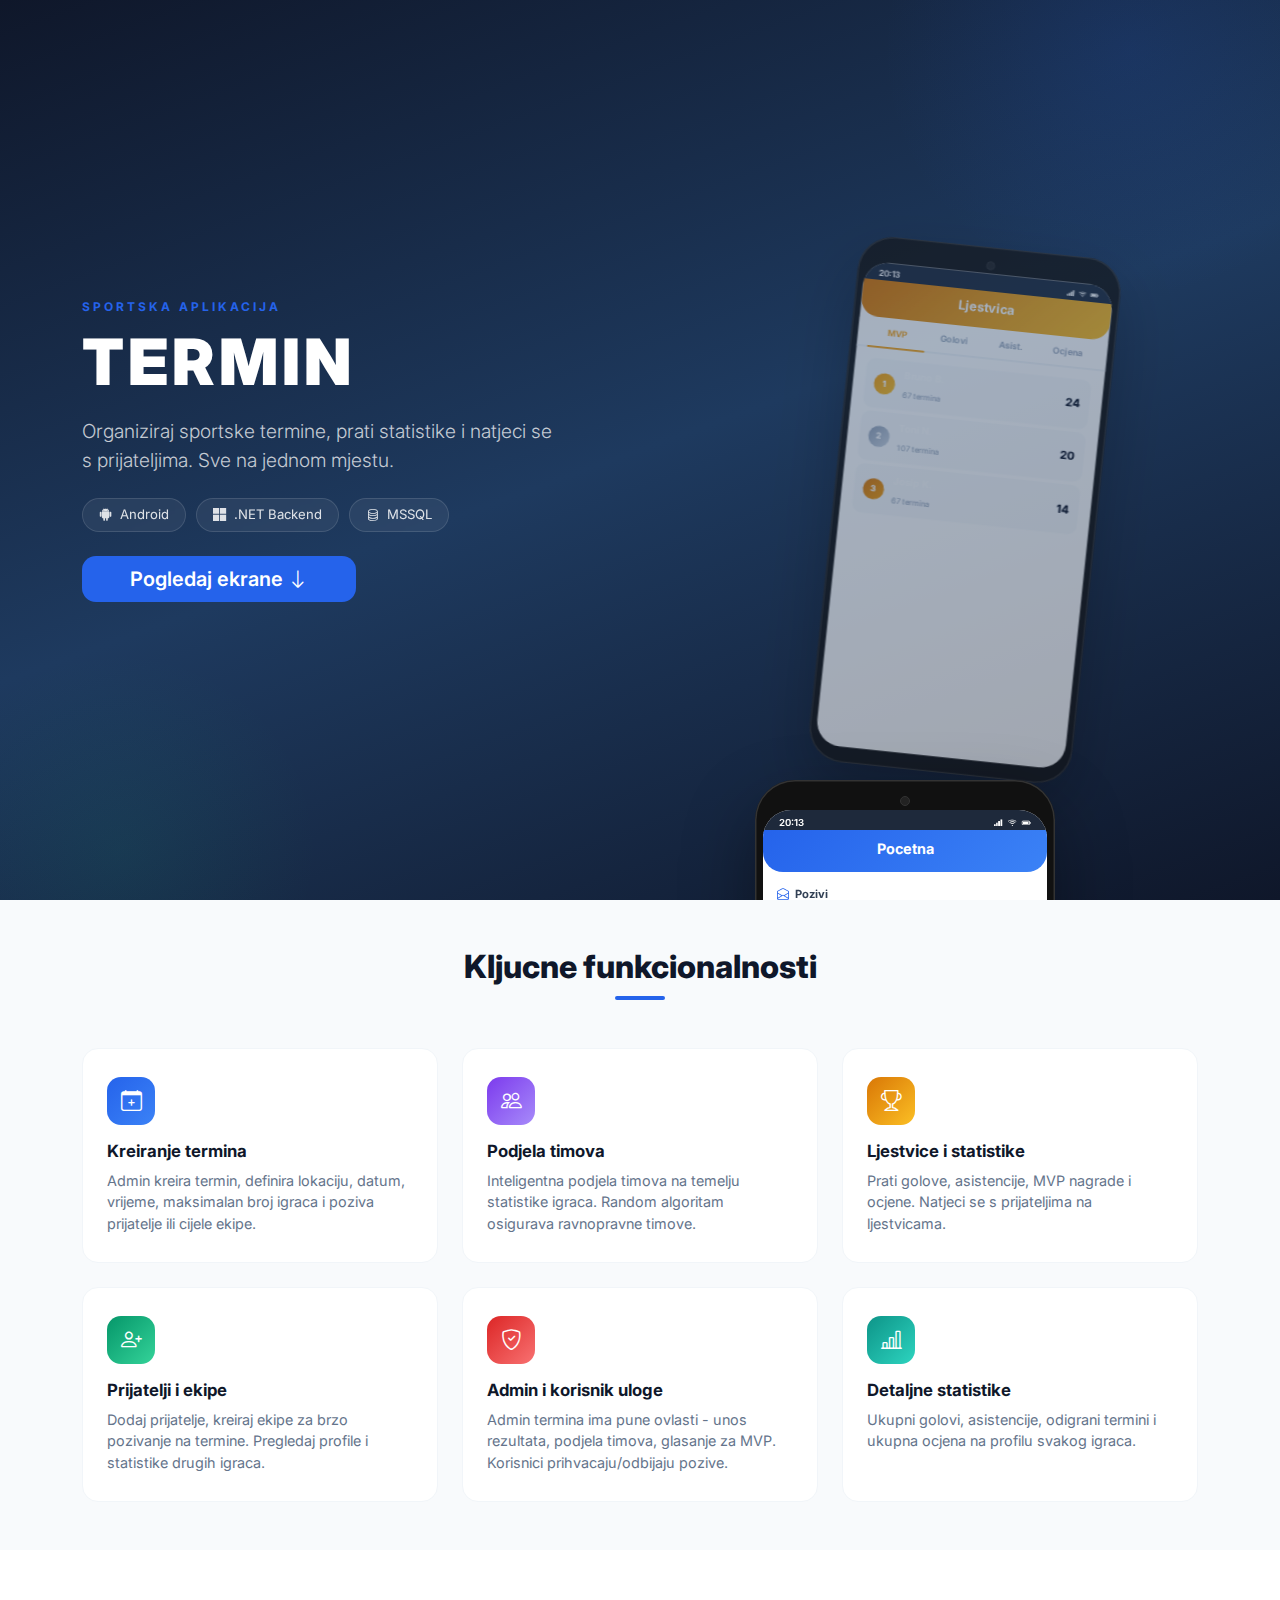
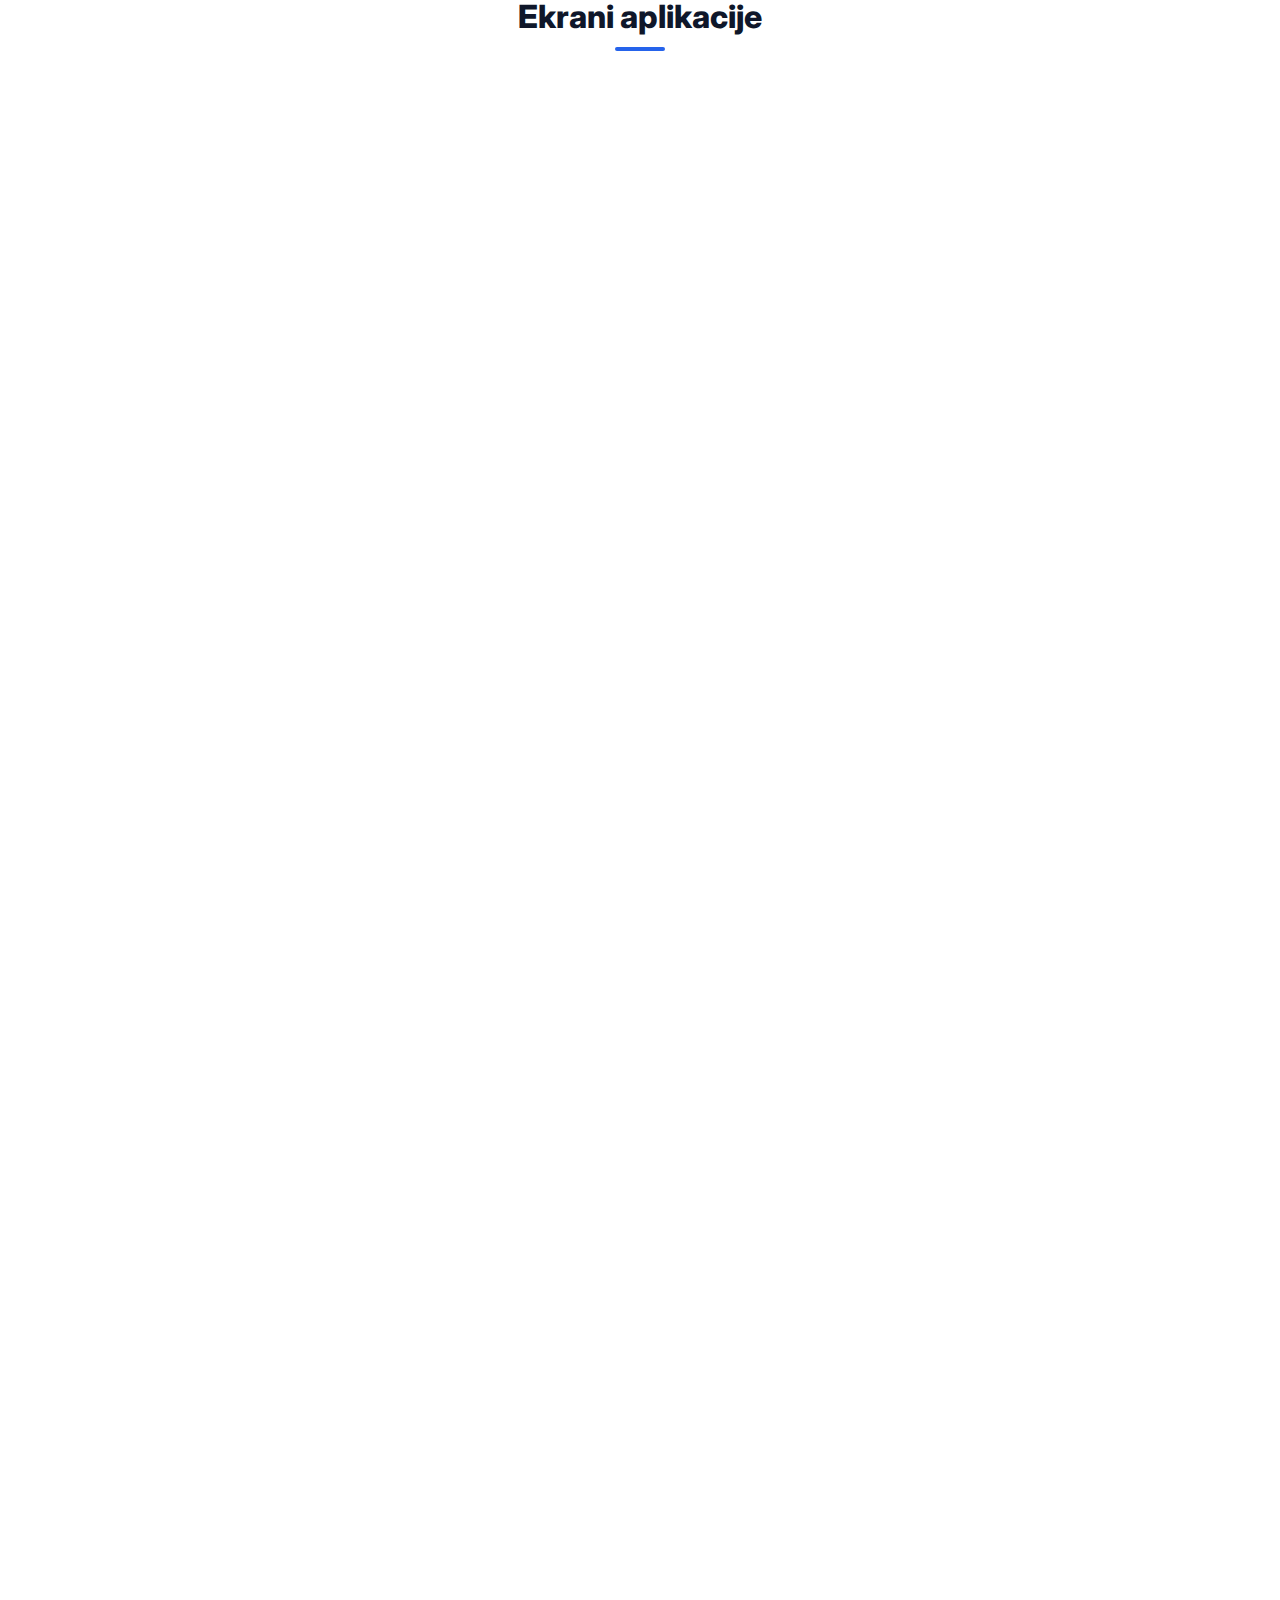
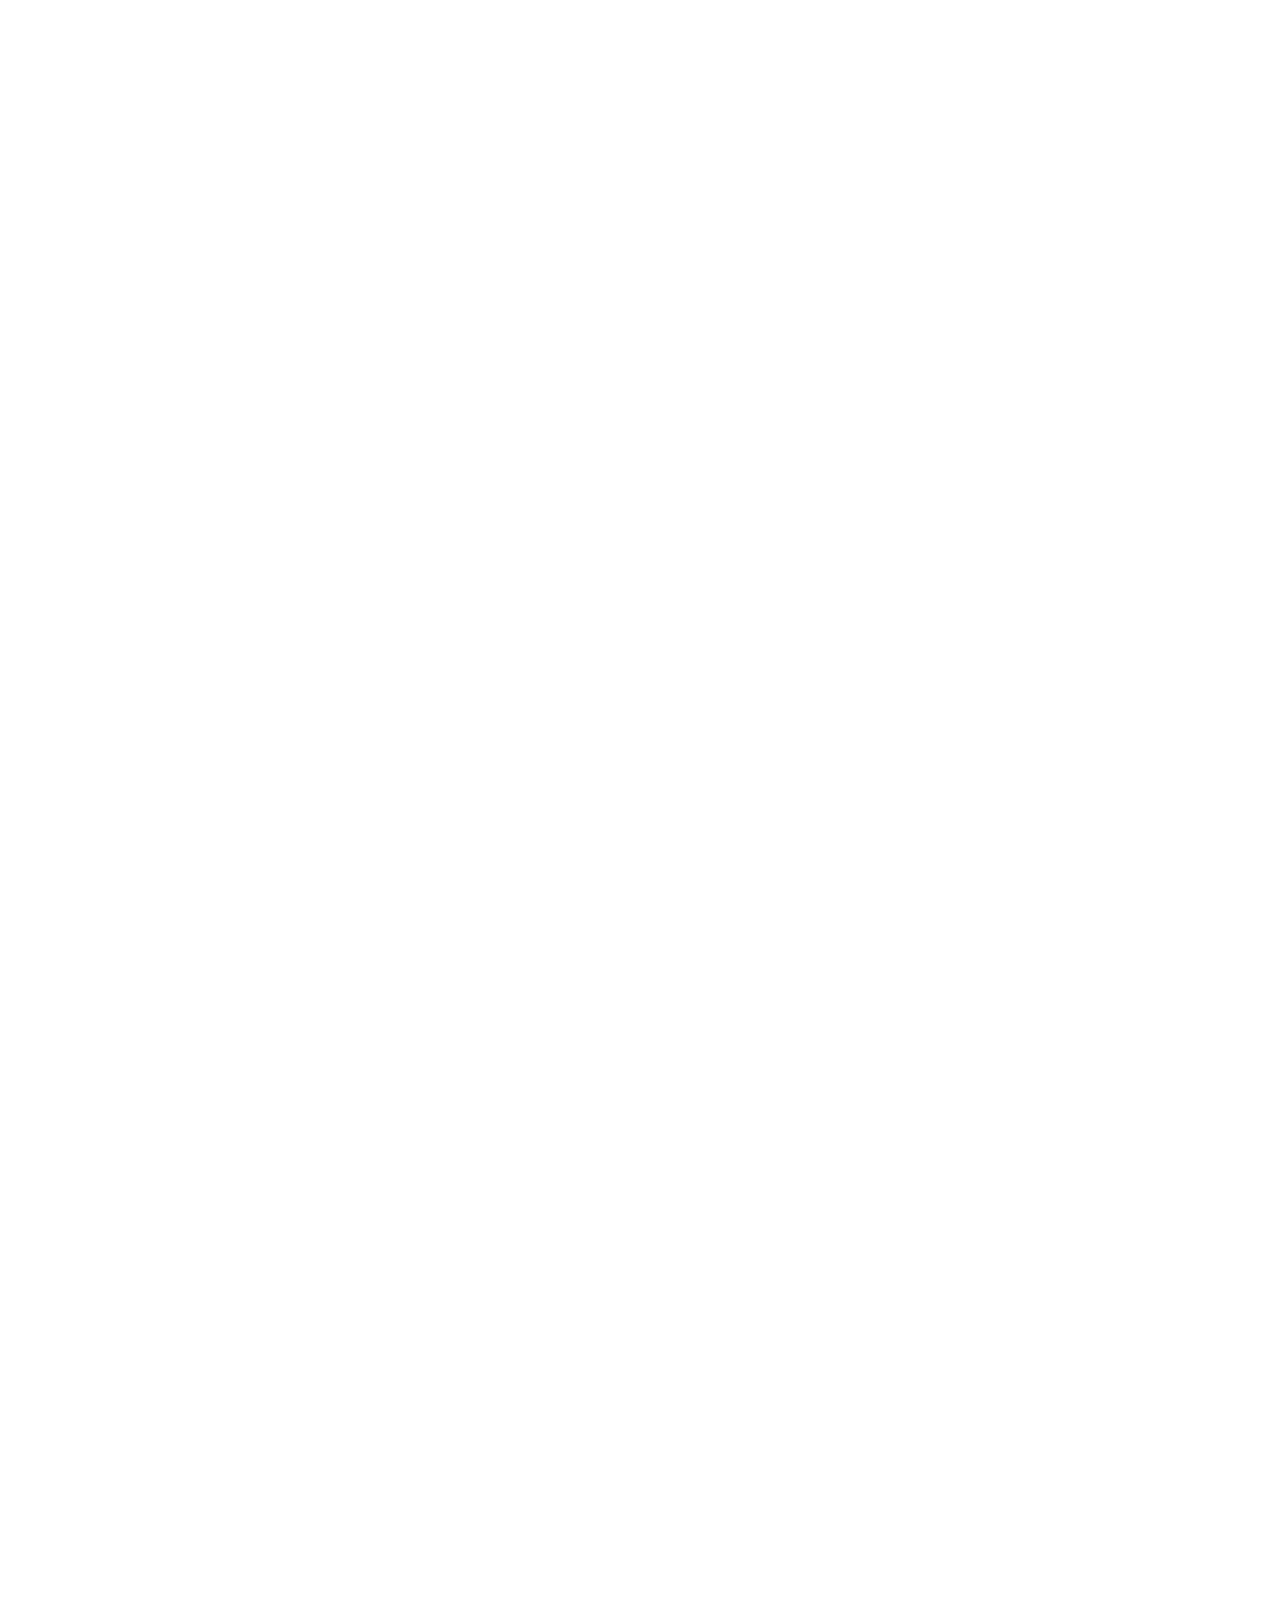
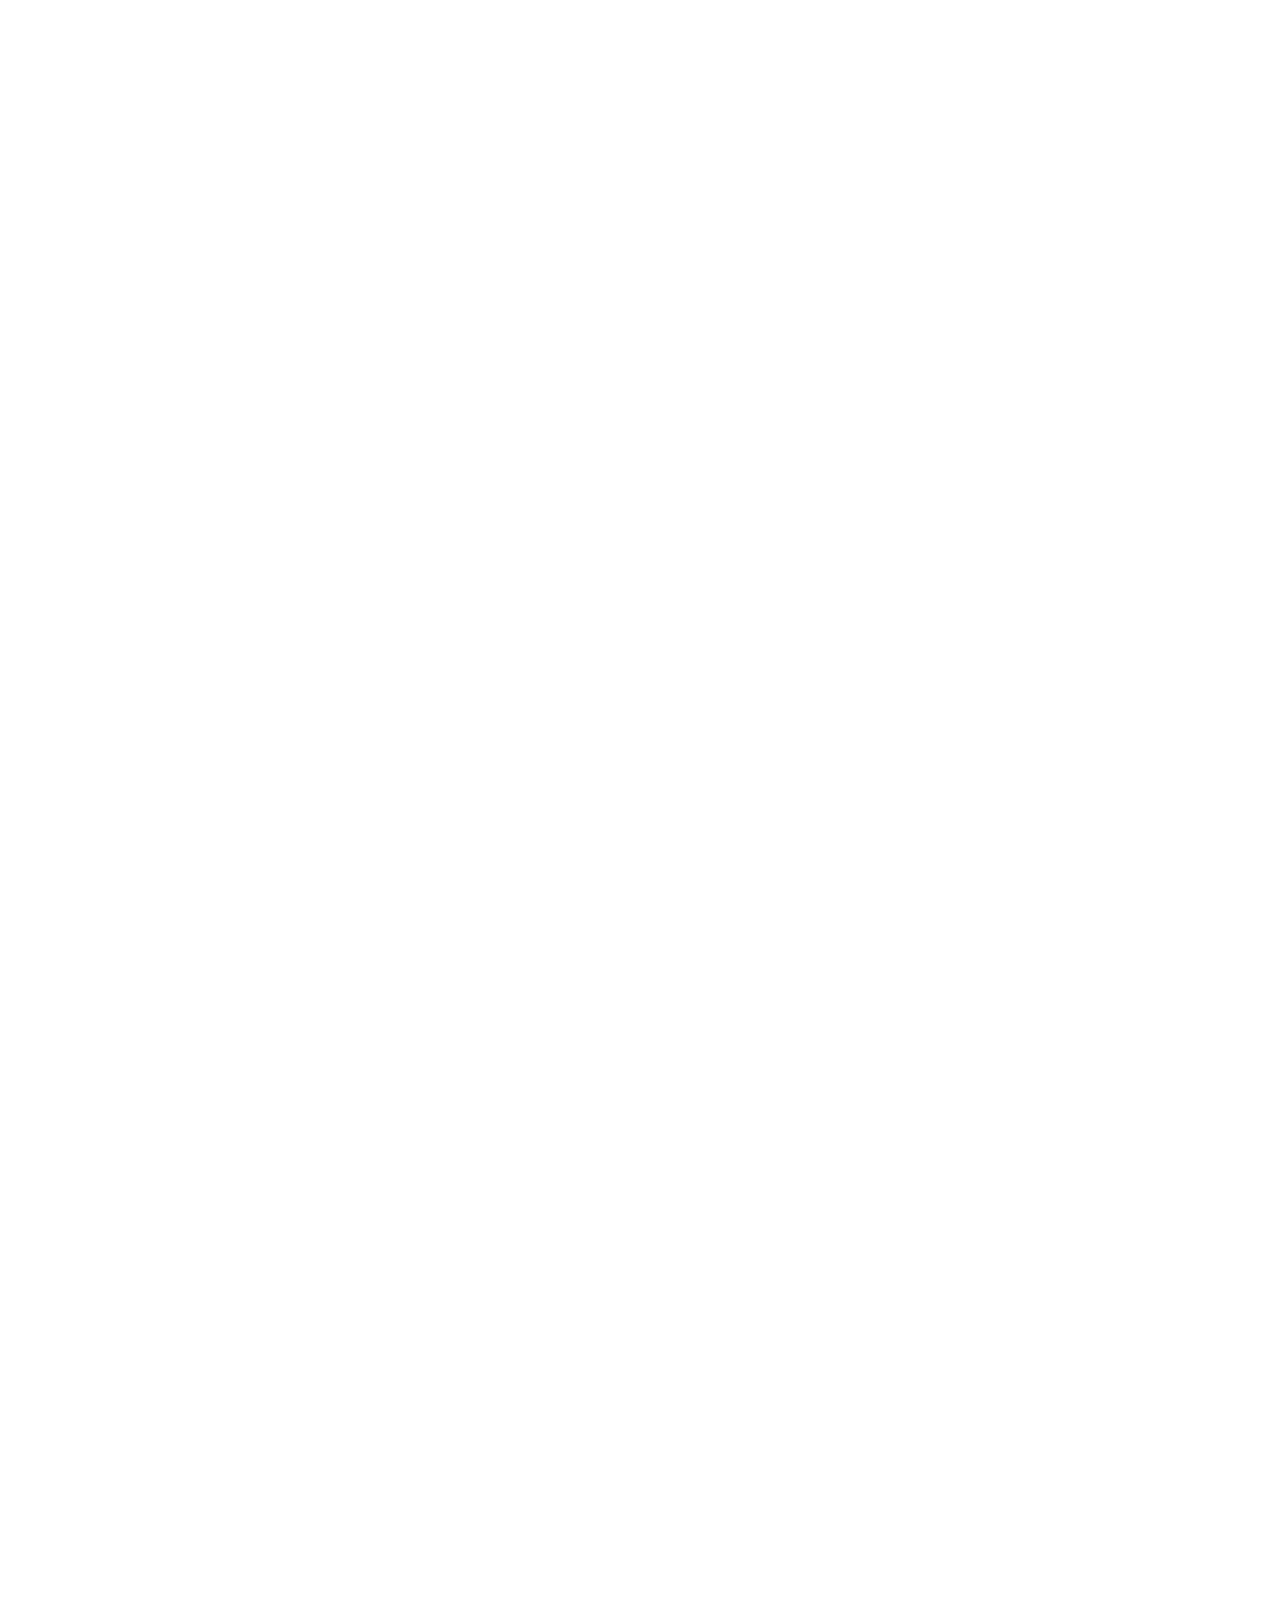
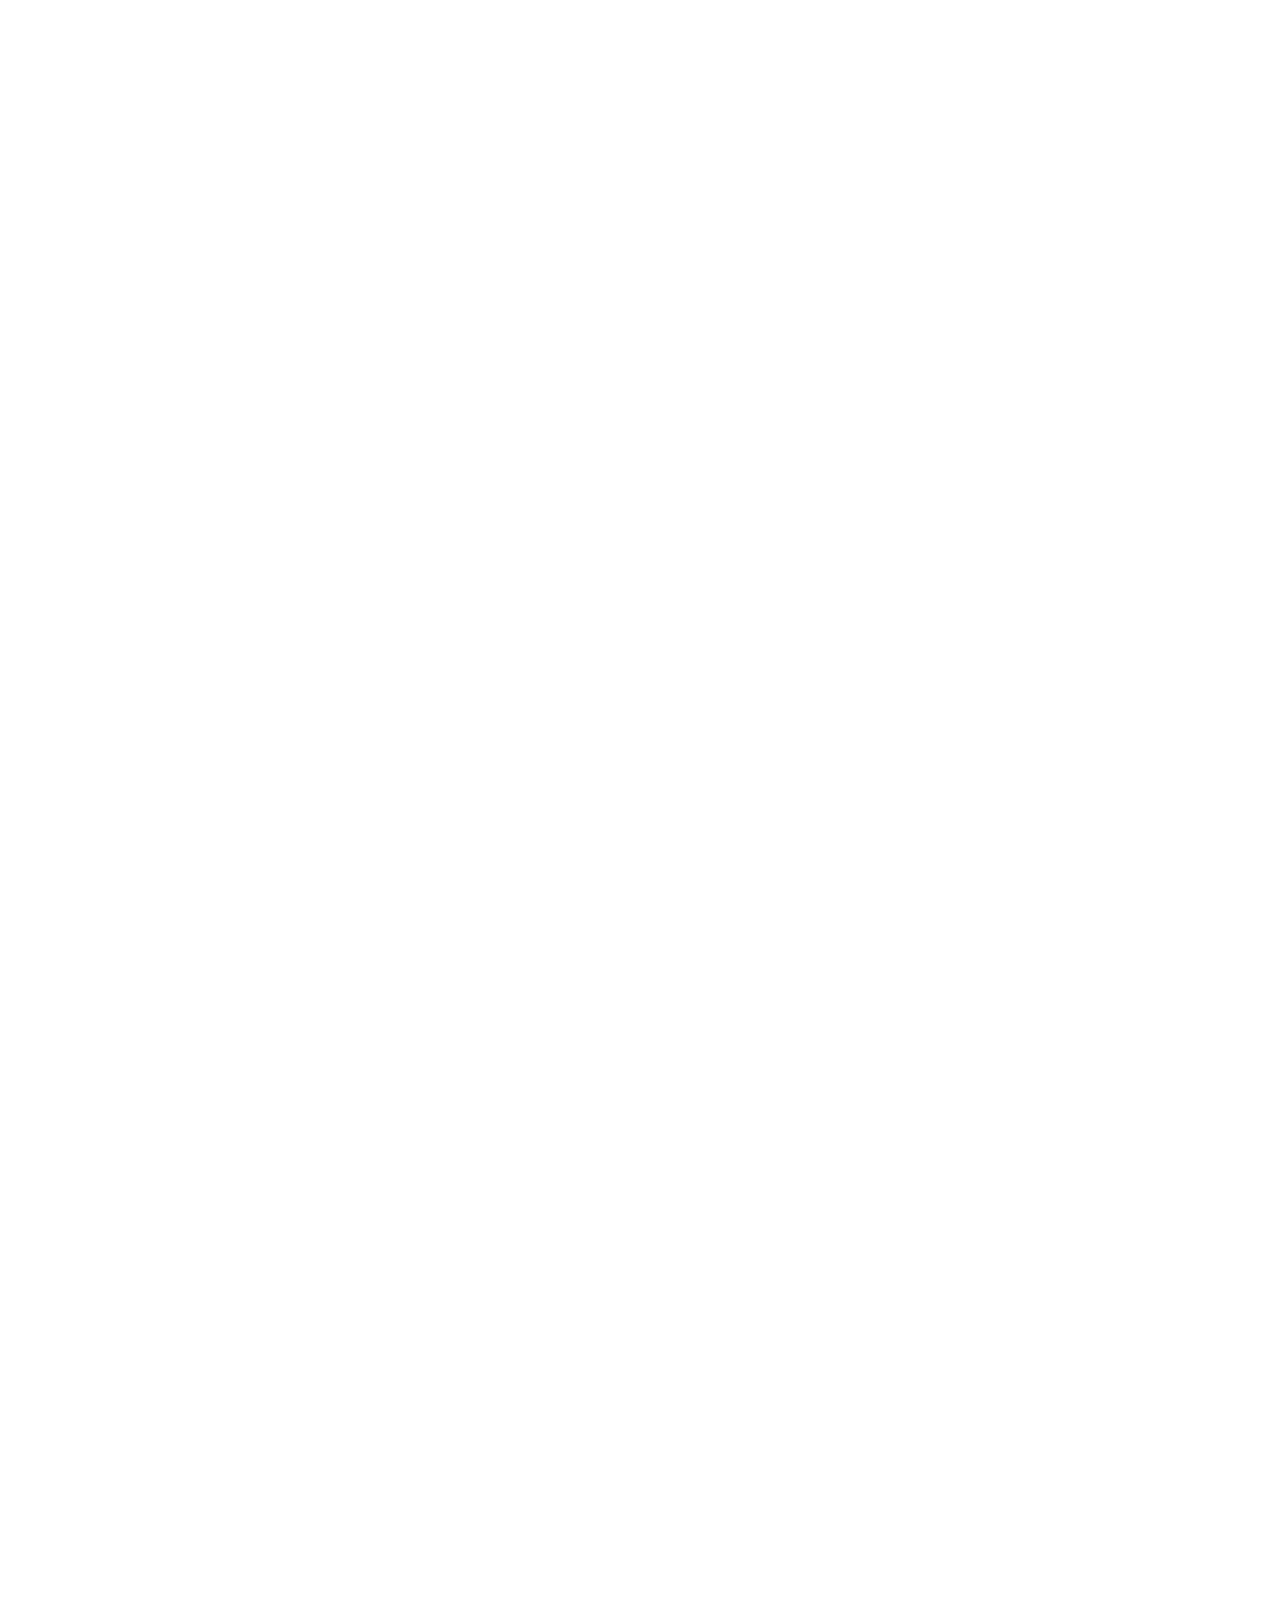
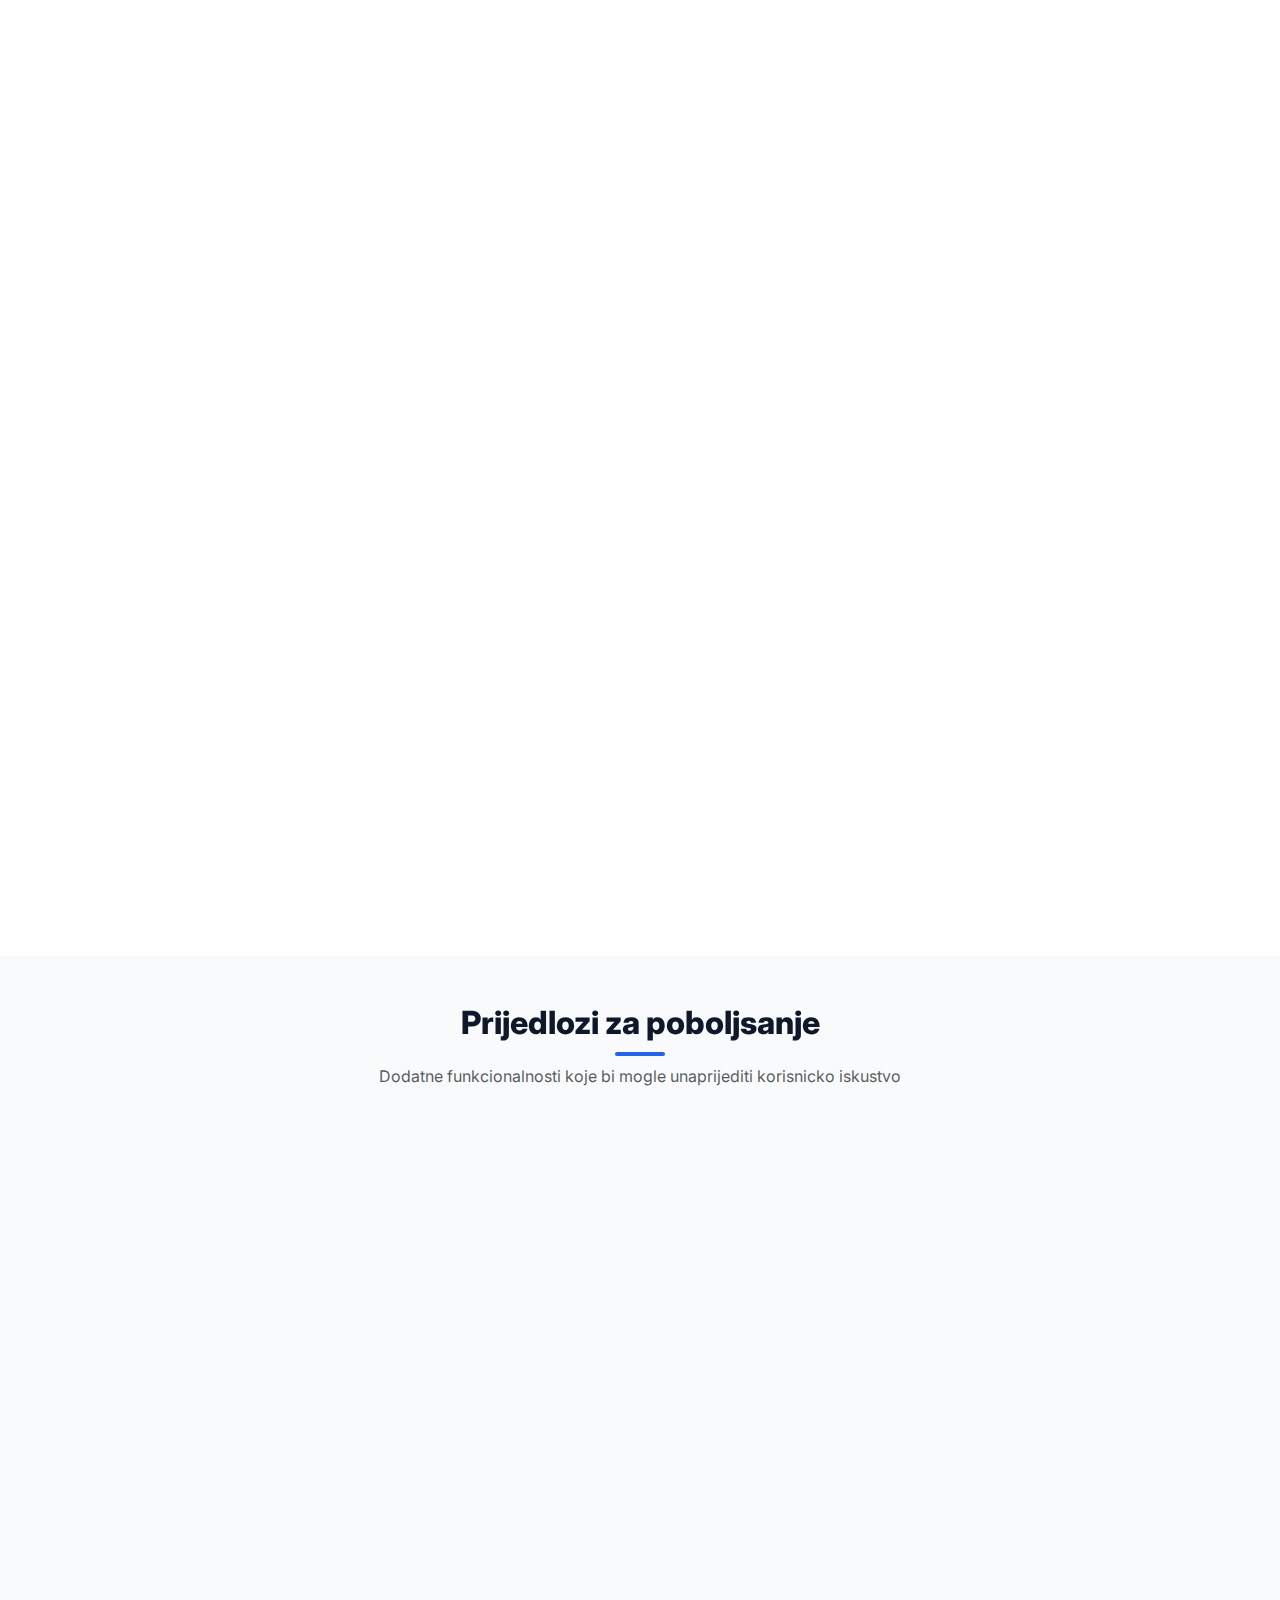
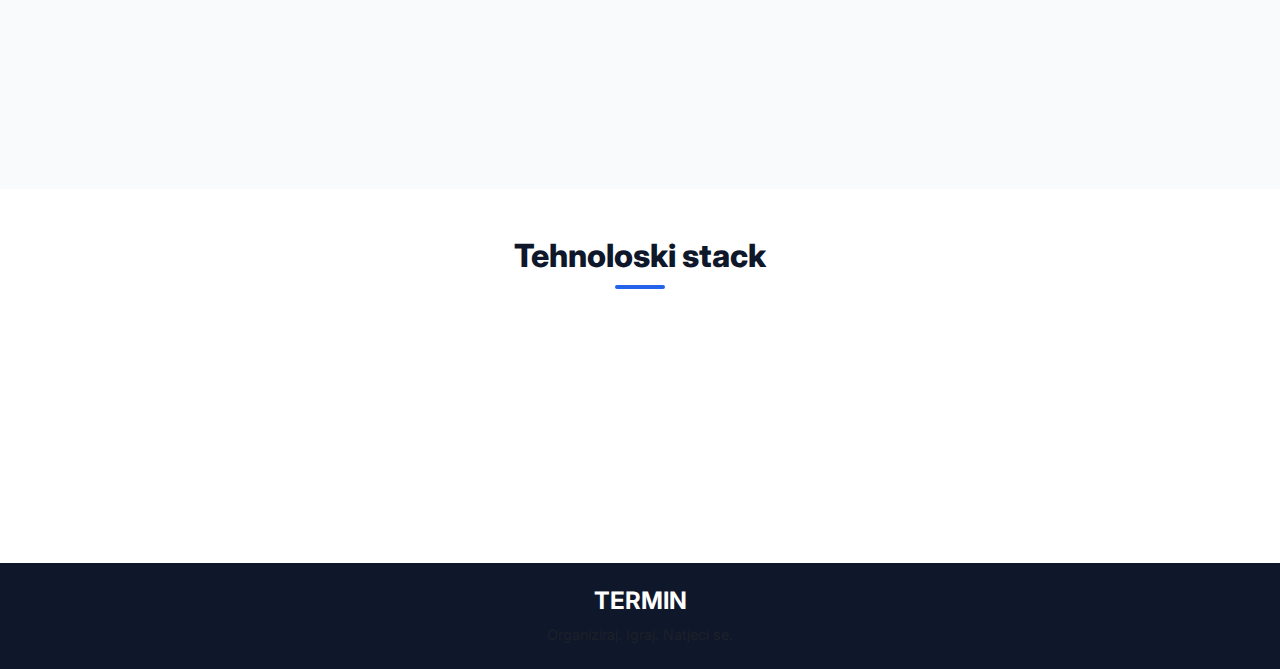
<file: index.html>
<!DOCTYPE html>
<html lang="hr">
<head>
    <meta charset="UTF-8">
    <meta name="viewport" content="width=device-width, initial-scale=1.0">
    <title>TERMIN - Prezentacija aplikacije</title>
    <link href="https://cdn.jsdelivr.net/npm/bootstrap@5.3.2/dist/css/bootstrap.min.css" rel="stylesheet">
    <link href="https://cdn.jsdelivr.net/npm/bootstrap-icons@1.11.3/font/bootstrap-icons.min.css" rel="stylesheet">
    <link href="https://fonts.googleapis.com/css2?family=Inter:wght@300;400;500;600;700;800;900&display=swap" rel="stylesheet">
    <link rel="stylesheet" href="styles.css">
</head>
<body>

    <!-- Hero Section -->
    <section id="hero" class="hero-section">
        <div class="container">
            <div class="row align-items-center min-vh-100">
                <div class="col-lg-6 hero-text">
                    <div class="hero-label">Sportska aplikacija</div>
                    <h1 class="display-3 fw-900">TERMIN</h1>
                    <p class="lead mb-4">Organiziraj sportske termine, prati statistike i natjeci se s prijateljima. Sve na jednom mjestu.</p>
                    <div class="hero-badges mb-4">
                        <span class="badge-tech"><i class="bi bi-android2"></i> Android</span>
                        <span class="badge-tech"><i class="bi bi-microsoft"></i> .NET Backend</span>
                        <span class="badge-tech"><i class="bi bi-database"></i> MSSQL</span>
                    </div>
                    <a href="#screens" class="btn btn-primary btn-lg px-5">Pogledaj ekrane <i class="bi bi-arrow-down"></i></a>
                </div>
                <div class="col-lg-6 d-flex justify-content-center">
                    <div class="hero-phone-stack">
                        <!-- Back phone -->
                        <div class="phone-frame hero-phone hero-phone-back">
                            <div class="phone-bezel-top">
                                <div class="phone-camera"></div>
                            </div>
                            <div class="phone-screen">
                                <div class="screen-scroll">
                                    <div class="s-status-bar"><span>20:13</span><span><i class="bi bi-reception-4"></i> <i class="bi bi-wifi"></i> <i class="bi bi-battery-full"></i></span></div>
                                    <div class="s-header-gradient s-header-orange"><h6>Ljestvica</h6></div>
                                    <div class="s-tabs s-tabs-orange"><span class="active">MVP</span><span>Golovi</span><span>Asist.</span><span>Ocjena</span></div>
                                    <div class="s-pad">
                                        <div class="s-rank-item"><span class="s-rank-badge gold">1</span><div class="s-rank-info"><strong>Bruno B.</strong><small>67 termina</small></div><span class="s-rank-value">24</span></div>
                                        <div class="s-rank-item"><span class="s-rank-badge silver">2</span><div class="s-rank-info"><strong>Toni N.</strong><small>107 termina</small></div><span class="s-rank-value">20</span></div>
                                        <div class="s-rank-item"><span class="s-rank-badge bronze">3</span><div class="s-rank-info"><strong>Josip K.</strong><small>67 termina</small></div><span class="s-rank-value">14</span></div>
                                    </div>
                                </div>
                            </div>
                            <div class="phone-bezel-bottom"></div>
                        </div>
                        <!-- Front phone -->
                        <div class="phone-frame hero-phone hero-phone-front">
                            <div class="phone-bezel-top">
                                <div class="phone-camera"></div>
                            </div>
                            <div class="phone-screen">
                                <div class="screen-scroll">
                                    <div class="s-status-bar"><span>20:13</span><span><i class="bi bi-reception-4"></i> <i class="bi bi-wifi"></i> <i class="bi bi-battery-full"></i></span></div>
                                    <div class="s-header-gradient"><h6>Pocetna</h6></div>
                                    <div class="s-pad">
                                        <div class="s-section-label"><i class="bi bi-envelope-open"></i> Pozivi</div>
                                        <div class="s-card s-card-invite">
                                            <div class="s-card-top"><div class="s-card-icon-wrap blue"><i class="bi bi-geo-alt-fill"></i></div><div><strong>SC Oranice</strong><small>08.02. 18:00 &middot; 7/10</small></div></div>
                                            <div class="s-card-actions"><button class="s-btn s-btn-accept"><i class="bi bi-check2"></i> Prihvati</button><button class="s-btn s-btn-reject"><i class="bi bi-x-lg"></i> Odbij</button></div>
                                        </div>
                                        <div class="s-section-label mt-2"><i class="bi bi-lightning-fill"></i> Aktivni</div>
                                        <div class="s-card"><div class="s-card-top"><div class="s-card-icon-wrap green"><i class="bi bi-geo-alt-fill"></i></div><div><strong>NC Salata</strong><small>08.02. 18:00 &middot; 7/10</small></div></div></div>
                                    </div>
                                </div>
                            </div>
                            <div class="phone-bezel-bottom"></div>
                        </div>
                    </div>
                </div>
            </div>
        </div>
    </section>

    <!-- Features Overview -->
    <section id="features" class="features-section py-5">
        <div class="container">
            <h2 class="text-center mb-5 section-title">Kljucne funkcionalnosti</h2>
            <div class="row g-4">
                <div class="col-md-4"><div class="feature-card"><div class="feature-icon"><i class="bi bi-calendar-plus"></i></div><h5>Kreiranje termina</h5><p>Admin kreira termin, definira lokaciju, datum, vrijeme, maksimalan broj igraca i poziva prijatelje ili cijele ekipe.</p></div></div>
                <div class="col-md-4"><div class="feature-card"><div class="feature-icon icon-purple"><i class="bi bi-people"></i></div><h5>Podjela timova</h5><p>Inteligentna podjela timova na temelju statistike igraca. Random algoritam osigurava ravnopravne timove.</p></div></div>
                <div class="col-md-4"><div class="feature-card"><div class="feature-icon icon-orange"><i class="bi bi-trophy"></i></div><h5>Ljestvice i statistike</h5><p>Prati golove, asistencije, MVP nagrade i ocjene. Natjeci se s prijateljima na ljestvicama.</p></div></div>
                <div class="col-md-4"><div class="feature-card"><div class="feature-icon icon-green"><i class="bi bi-person-plus"></i></div><h5>Prijatelji i ekipe</h5><p>Dodaj prijatelje, kreiraj ekipe za brzo pozivanje na termine. Pregledaj profile i statistike drugih igraca.</p></div></div>
                <div class="col-md-4"><div class="feature-card"><div class="feature-icon icon-red"><i class="bi bi-shield-check"></i></div><h5>Admin i korisnik uloge</h5><p>Admin termina ima pune ovlasti - unos rezultata, podjela timova, glasanje za MVP. Korisnici prihvacaju/odbijaju pozive.</p></div></div>
                <div class="col-md-4"><div class="feature-card"><div class="feature-icon icon-teal"><i class="bi bi-bar-chart-line"></i></div><h5>Detaljne statistike</h5><p>Ukupni golovi, asistencije, odigrani termini i ukupna ocjena na profilu svakog igraca.</p></div></div>
            </div>
        </div>
    </section>

    <!-- SCREENS SECTION -->
    <section id="screens" class="screens-section py-5">
        <div class="container">
            <h2 class="text-center mb-5 section-title">Ekrani aplikacije</h2>

            <!-- ======== SCREEN 1: LOGIN ======== -->
            <div class="screen-showcase" data-screen="1">
                <div class="row align-items-center g-5">
                    <div class="col-lg-5 d-flex justify-content-center">
                        <div class="phone-frame">
                            <div class="phone-bezel-top"><div class="phone-camera"></div></div>
                            <div class="phone-screen">
                                <div class="screen-scroll">
                                    <div class="s-status-bar"><span>20:13</span><span><i class="bi bi-reception-4"></i> <i class="bi bi-wifi"></i> <i class="bi bi-battery-full"></i></span></div>
                                    <div class="login-hero">
                                        <div class="login-logo-circle"><i class="bi bi-dribbble"></i></div>
                                        <h3 class="login-app-name">TERMIN</h3>
                                        <p class="login-tagline">Organiziraj. Igraj. Pobijedi.</p>
                                    </div>
                                    <div class="login-form-card">
                                        <p class="login-form-title">Prijavi se</p>
                                        <button class="s-btn-google">
                                            <svg width="16" height="16" viewBox="0 0 24 24"><path d="M22.56 12.25c0-.78-.07-1.53-.2-2.25H12v4.26h5.92a5.06 5.06 0 0 1-2.2 3.32v2.77h3.57c2.08-1.92 3.28-4.74 3.28-8.1z" fill="#4285F4"/><path d="M12 23c2.97 0 5.46-.98 7.28-2.66l-3.57-2.77c-.98.66-2.23 1.06-3.71 1.06-2.86 0-5.29-1.93-6.16-4.53H2.18v2.84C3.99 20.53 7.7 23 12 23z" fill="#34A853"/><path d="M5.84 14.09c-.22-.66-.35-1.36-.35-2.09s.13-1.43.35-2.09V7.07H2.18C1.43 8.55 1 10.22 1 12s.43 3.45 1.18 4.93l2.85-2.22.81-.62z" fill="#FBBC05"/><path d="M12 5.38c1.62 0 3.06.56 4.21 1.64l3.15-3.15C17.45 2.09 14.97 1 12 1 7.7 1 3.99 3.47 2.18 7.07l3.66 2.84c.87-2.6 3.3-4.53 6.16-4.53z" fill="#EA4335"/></svg>
                                            Nastavi s Googleom
                                        </button>
                                        <div class="login-divider"><span>ili</span></div>
                                        <div class="s-input-wrap"><i class="bi bi-envelope"></i><input type="text" placeholder="E-mail adresa" readonly></div>
                                        <div class="s-input-wrap"><i class="bi bi-lock"></i><input type="password" placeholder="Lozinka" readonly></div>
                                        <button class="s-btn-primary w-100">Prijavi se</button>
                                        <p class="login-switch">Nemas racun? <a>Registriraj se</a></p>
                                    </div>
                                </div>
                            </div>
                            <div class="phone-bezel-bottom"></div>
                        </div>
                    </div>
                    <div class="col-lg-7">
                        <div class="screen-info">
                            <span class="screen-badge">Ekran 1</span>
                            <h3>Prijava</h3>
                            <p>Korisnici se mogu prijaviti putem <strong>Google racuna</strong> ili klasicnim email/lozinka pristupom. Minimalisticki dizajn s jasnim CTA gumbom.</p>
                            <div class="tech-note"><i class="bi bi-gear"></i><span><strong>Tehnologija:</strong> Microsoft.Identity za upravljanje korisnicima, OAuth 2.0 za Google prijavu</span></div>
                            <ul class="feature-list">
                                <li><i class="bi bi-check-circle-fill"></i> Google OAuth prijava jednim klikom</li>
                                <li><i class="bi bi-check-circle-fill"></i> Email + lozinka autentifikacija</li>
                                <li><i class="bi bi-check-circle-fill"></i> Brzo prebacivanje na registraciju</li>
                            </ul>
                        </div>
                    </div>
                </div>
            </div>

            <!-- ======== SCREEN 2: REGISTER ======== -->
            <div class="screen-showcase" data-screen="2">
                <div class="row align-items-center g-5 flex-lg-row-reverse">
                    <div class="col-lg-5 d-flex justify-content-center">
                        <div class="phone-frame">
                            <div class="phone-bezel-top"><div class="phone-camera"></div></div>
                            <div class="phone-screen">
                                <div class="screen-scroll">
                                    <div class="s-status-bar"><span>20:13</span><span><i class="bi bi-reception-4"></i> <i class="bi bi-wifi"></i> <i class="bi bi-battery-full"></i></span></div>
                                    <div class="register-hero">
                                        <h4 class="register-title">TERMIN</h4>
                                        <p class="register-sub">Kreiraj svoj racun</p>
                                    </div>
                                    <div class="register-form-card">
                                        <button class="s-btn-google">
                                            <svg width="16" height="16" viewBox="0 0 24 24"><path d="M22.56 12.25c0-.78-.07-1.53-.2-2.25H12v4.26h5.92a5.06 5.06 0 0 1-2.2 3.32v2.77h3.57c2.08-1.92 3.28-4.74 3.28-8.1z" fill="#4285F4"/><path d="M12 23c2.97 0 5.46-.98 7.28-2.66l-3.57-2.77c-.98.66-2.23 1.06-3.71 1.06-2.86 0-5.29-1.93-6.16-4.53H2.18v2.84C3.99 20.53 7.7 23 12 23z" fill="#34A853"/><path d="M5.84 14.09c-.22-.66-.35-1.36-.35-2.09s.13-1.43.35-2.09V7.07H2.18C1.43 8.55 1 10.22 1 12s.43 3.45 1.18 4.93l2.85-2.22.81-.62z" fill="#FBBC05"/><path d="M12 5.38c1.62 0 3.06.56 4.21 1.64l3.15-3.15C17.45 2.09 14.97 1 12 1 7.7 1 3.99 3.47 2.18 7.07l3.66 2.84c.87-2.6 3.3-4.53 6.16-4.53z" fill="#EA4335"/></svg>
                                            Registriraj se s Googleom
                                        </button>
                                        <div class="login-divider"><span>ili</span></div>
                                        <div class="s-input-row"><div class="s-input-wrap s-input-half"><i class="bi bi-person"></i><input type="text" placeholder="Ime" readonly></div><div class="s-input-wrap s-input-half"><i class="bi bi-person"></i><input type="text" placeholder="Prezime" readonly></div></div>
                                        <div class="s-input-wrap"><i class="bi bi-envelope"></i><input type="text" placeholder="E-mail adresa" readonly></div>
                                        <div class="s-input-wrap"><i class="bi bi-lock"></i><input type="password" placeholder="Lozinka" readonly></div>
                                        <div class="s-input-wrap"><i class="bi bi-shield-lock"></i><input type="password" placeholder="Potvrdi lozinku" readonly></div>
                                        <button class="s-btn-primary w-100">Registriraj se</button>
                                        <p class="login-switch">Vec imas racun? <a>Prijavi se</a></p>
                                    </div>
                                </div>
                            </div>
                            <div class="phone-bezel-bottom"></div>
                        </div>
                    </div>
                    <div class="col-lg-7">
                        <div class="screen-info">
                            <span class="screen-badge">Ekran 2</span>
                            <h3>Registracija</h3>
                            <p>Jednostavna registracija s <strong>Google racunom</strong> ili unosom osobnih podataka. Ime i prezime u istom redu za kompaktan layout.</p>
                            <ul class="feature-list">
                                <li><i class="bi bi-check-circle-fill"></i> Google OAuth registracija jednim klikom</li>
                                <li><i class="bi bi-check-circle-fill"></i> Ime, prezime, email, lozinka</li>
                                <li><i class="bi bi-check-circle-fill"></i> Potvrda lozinke za sigurnost</li>
                                <li><i class="bi bi-check-circle-fill"></i> Brzo prebacivanje na prijavu</li>
                            </ul>
                        </div>
                    </div>
                </div>
            </div>

            <!-- ======== SCREEN 3: HOME ======== -->
            <div class="screen-showcase" data-screen="3">
                <div class="row align-items-center g-5">
                    <div class="col-lg-5 d-flex justify-content-center">
                        <div class="phone-frame">
                            <div class="phone-bezel-top"><div class="phone-camera"></div></div>
                            <div class="phone-screen">
                                <div class="screen-scroll">
                                    <div class="s-status-bar"><span>20:13</span><span><i class="bi bi-reception-4"></i> <i class="bi bi-wifi"></i> <i class="bi bi-battery-full"></i></span></div>
                                    <div class="s-header-gradient"><h6>Pocetna</h6><small>Pozdrav, Bruno!</small></div>
                                    <div class="s-pad">
                                        <div class="s-section-label"><i class="bi bi-envelope-open-fill"></i> Pozivi na termine</div>
                                        <div class="s-card s-card-invite">
                                            <div class="s-card-top"><div class="s-card-icon-wrap blue"><i class="bi bi-geo-alt-fill"></i></div><div><strong>Sportski Centar Oranice</strong><small>Oranice ul. 128</small></div></div>
                                            <div class="s-card-meta"><span><i class="bi bi-clock"></i> 08.02. 18:00</span><span><i class="bi bi-people-fill"></i> 7/10</span><span><i class="bi bi-person"></i> Dominik C.</span></div>
                                            <div class="s-card-actions"><button class="s-btn s-btn-accept"><i class="bi bi-check2"></i> Prihvati</button><button class="s-btn s-btn-reject"><i class="bi bi-x-lg"></i> Odbij</button></div>
                                        </div>
                                        <div class="s-section-label mt-3"><i class="bi bi-lightning-fill"></i> Aktivni termini</div>
                                        <div class="s-card">
                                            <div class="s-card-top"><div class="s-card-icon-wrap green"><i class="bi bi-geo-alt-fill"></i></div><div><strong>NC Salata</strong><small>Salata ul. 5</small></div><span class="s-badge-live">AKTIVAN</span></div>
                                            <div class="s-card-meta"><span><i class="bi bi-clock"></i> 08.02. 18:00</span><span><i class="bi bi-people-fill"></i> 7/10</span><span><i class="bi bi-person"></i> Toni N.</span></div>
                                        </div>
                                    </div>
                                    <button class="s-fab"><i class="bi bi-plus-lg"></i></button>
                                </div>
                                <div class="phone-nav-bar">
                                    <span class="active"><i class="bi bi-house-door-fill"></i><small>Pocetna</small></span>
                                    <span><i class="bi bi-calendar3"></i><small>Termini</small></span>
                                    <span><i class="bi bi-people"></i><small>Ekipe</small></span>
                                    <span><i class="bi bi-trophy"></i><small>Ljestvica</small></span>
                                    <span><i class="bi bi-person"></i><small>Profil</small></span>
                                </div>
                            </div>
                            <div class="phone-bezel-bottom"></div>
                        </div>
                    </div>
                    <div class="col-lg-7">
                        <div class="screen-info">
                            <span class="screen-badge">Ekran 3</span>
                            <h3>Pocetna stranica</h3>
                            <p>Pocetna prikazuje <strong>pozive na termine</strong> s prihvati/odbij gumbima i <strong>aktivne termine</strong>. FAB gumb (+) za kreiranje novog termina.</p>
                            <ul class="feature-list">
                                <li><i class="bi bi-check-circle-fill"></i> Pozivi na termine s prihvati/odbij akcijama</li>
                                <li><i class="bi bi-check-circle-fill"></i> Aktivni termini s live indikatorom</li>
                                <li><i class="bi bi-check-circle-fill"></i> FAB gumb za brzo kreiranje termina</li>
                                <li><i class="bi bi-check-circle-fill"></i> Prazan state kad nema aktivnih termina</li>
                            </ul>
                        </div>
                    </div>
                </div>
            </div>

            <!-- ======== SCREEN 4: CREATE TERMIN ======== -->
            <div class="screen-showcase" data-screen="4">
                <div class="row align-items-center g-5 flex-lg-row-reverse">
                    <div class="col-lg-5 d-flex justify-content-center">
                        <div class="phone-frame">
                            <div class="phone-bezel-top"><div class="phone-camera"></div></div>
                            <div class="phone-screen">
                                <div class="screen-scroll">
                                    <div class="s-status-bar"><span>20:13</span><span><i class="bi bi-reception-4"></i> <i class="bi bi-wifi"></i> <i class="bi bi-battery-full"></i></span></div>
                                    <div class="s-header-gradient s-header-purple"><div class="s-header-back"><i class="bi bi-arrow-left"></i></div><h6>Novi termin</h6></div>
                                    <div class="s-pad">
                                        <div class="s-input-modern"><label>Naziv</label><input type="text" value="Futsal Oranice" readonly></div>
                                        <div class="s-input-modern"><label>Adresa</label><input type="text" value="Oranice ul. 128" readonly></div>
                                        <div class="s-input-row"><div class="s-input-modern s-input-half"><label>Datum</label><input type="text" value="08.02.2026" readonly></div><div class="s-input-modern s-input-half"><label>Vrijeme</label><input type="text" value="18:00" readonly></div></div>
                                        <div class="s-input-row"><div class="s-input-modern s-input-half"><label>Max igraca</label><input type="text" value="10" readonly></div><div class="s-input-modern s-input-half"><label>Trajanje</label><input type="text" value="90 min" readonly></div></div>
                                        <div class="s-input-modern"><label>Napomena</label><input type="text" value="Ponijeti bijele dresove" readonly></div>
                                        <div class="s-section-label mt-2"><i class="bi bi-person-plus-fill"></i> Pozovi igrace</div>
                                        <div class="s-invite-list">
                                            <div class="s-invite-row"><div class="s-avatar-sm">BB</div><div class="s-invite-info"><strong>Bruno Busic</strong><small class="s-rating">7.3 <i class="bi bi-star-fill"></i></small></div><div class="s-toggle active"><div class="s-toggle-dot"></div></div></div>
                                            <div class="s-invite-row"><div class="s-avatar-sm">TN</div><div class="s-invite-info"><strong>Toni Nikolic</strong><small class="s-rating">10.0 <i class="bi bi-star-fill"></i></small></div><div class="s-toggle active"><div class="s-toggle-dot"></div></div></div>
                                            <div class="s-invite-row"><div class="s-avatar-sm">JK</div><div class="s-invite-info"><strong>Josip Kus</strong><small class="s-rating">4.5 <i class="bi bi-star-fill"></i></small></div><div class="s-toggle active"><div class="s-toggle-dot"></div></div></div>
                                            <div class="s-invite-row"><div class="s-avatar-sm">JM</div><div class="s-invite-info"><strong>Josip Mak</strong><small class="s-rating">8.5 <i class="bi bi-star-fill"></i></small></div><div class="s-toggle"><div class="s-toggle-dot"></div></div></div>
                                            <div class="s-invite-row s-invite-team"><div class="s-avatar-sm team"><i class="bi bi-people-fill"></i></div><div class="s-invite-info"><strong>Ekipa Majstori</strong><small>12 igraca</small></div><div class="s-toggle active"><div class="s-toggle-dot"></div></div></div>
                                        </div>
                                        <button class="s-btn-primary w-100 mt-3"><i class="bi bi-send-fill"></i> Kreiraj termin i pozovi</button>
                                    </div>
                                </div>
                                <div class="phone-nav-bar">
                                    <span class="active"><i class="bi bi-house-door-fill"></i><small>Pocetna</small></span>
                                    <span><i class="bi bi-calendar3"></i><small>Termini</small></span>
                                    <span><i class="bi bi-people"></i><small>Ekipe</small></span>
                                    <span><i class="bi bi-trophy"></i><small>Ljestvica</small></span>
                                    <span><i class="bi bi-person"></i><small>Profil</small></span>
                                </div>
                            </div>
                            <div class="phone-bezel-bottom"></div>
                        </div>
                    </div>
                    <div class="col-lg-7">
                        <div class="screen-info">
                            <span class="screen-badge badge-purple">Ekran 4</span>
                            <h3>Kreiranje novog termina</h3>
                            <p>Admin definira detalje termina i poziva igrace <strong>pojedinacno ili cijelu ekipu</strong>. Moderni toggle switchevi za odabir igraca.</p>
                            <ul class="feature-list">
                                <li><i class="bi bi-check-circle-fill"></i> Naziv, adresa, datum, vrijeme, max igraca, trajanje</li>
                                <li><i class="bi bi-check-circle-fill"></i> Napomena za igrace</li>
                                <li><i class="bi bi-check-circle-fill"></i> Pozivanje pojedinacnih igraca s prikazom ocjene</li>
                                <li><i class="bi bi-check-circle-fill"></i> Pozivanje cijele ekipe odjednom</li>
                            </ul>
                        </div>
                    </div>
                </div>
            </div>

            <!-- ======== SCREEN 5: TERMIN DETAIL (User) ======== -->
            <div class="screen-showcase" data-screen="5">
                <div class="row align-items-center g-5">
                    <div class="col-lg-5 d-flex justify-content-center">
                        <div class="phone-frame">
                            <div class="phone-bezel-top"><div class="phone-camera"></div></div>
                            <div class="phone-screen">
                                <div class="screen-scroll">
                                    <div class="s-status-bar"><span>20:13</span><span><i class="bi bi-reception-4"></i> <i class="bi bi-wifi"></i> <i class="bi bi-battery-full"></i></span></div>
                                    <div class="s-header-gradient s-header-green"><div class="s-header-back"><i class="bi bi-arrow-left"></i></div><h6>Detalji termina</h6></div>
                                    <div class="s-pad">
                                        <div class="s-detail-hero"><h6>Sportski Centar Oranice</h6><div class="s-detail-meta"><span><i class="bi bi-geo-alt"></i> Oranice ul. 128</span><span><i class="bi bi-clock"></i> 08.02. 18:00</span><span><i class="bi bi-people-fill"></i> 10/10</span></div></div>
                                        <div class="s-score-board">
                                            <div class="s-score-team"><div class="s-team-dot dark"></div><span>Tim Crni</span></div>
                                            <div class="s-score-nums"><span>3</span><span class="s-score-sep">:</span><span>3</span></div>
                                            <div class="s-score-team"><span>Tim Bijeli</span><div class="s-team-dot light"></div></div>
                                        </div>
                                        <div class="s-teams-wrap">
                                            <div class="s-team-list"><div class="s-team-label dark">Tim Crni</div><div class="s-team-member"><div class="s-avatar-xs">BB</div> Bruno Busic</div><div class="s-team-member"><div class="s-avatar-xs">TN</div> Toni Nikolic</div><div class="s-team-member"><div class="s-avatar-xs">JK</div> Josip Kus</div></div>
                                            <div class="s-team-list"><div class="s-team-label light">Tim Bijeli</div><div class="s-team-member"><div class="s-avatar-xs">JM</div> Josip Mak</div><div class="s-team-member"><div class="s-avatar-xs">MK</div> Marac K.</div><div class="s-team-member"><div class="s-avatar-xs">AM</div> Ante Mil</div></div>
                                        </div>
                                        <div class="s-mvp-section">
                                            <div class="s-section-label"><i class="bi bi-trophy-fill"></i> Glasaj za MVP</div>
                                            <div class="s-mvp-options">
                                                <label class="s-radio-card selected"><input type="radio" name="mvp2" checked><span class="s-radio-dot"></span>Bruno Busic</label>
                                                <label class="s-radio-card"><input type="radio" name="mvp2"><span class="s-radio-dot"></span>Toni Nikolic</label>
                                                <label class="s-radio-card"><input type="radio" name="mvp2"><span class="s-radio-dot"></span>Josip Kus</label>
                                            </div>
                                            <button class="s-btn-primary w-100 mt-2"><i class="bi bi-check2-circle"></i> Glasaj</button>
                                        </div>
                                    </div>
                                </div>
                                <div class="phone-nav-bar">
                                    <span><i class="bi bi-house-door"></i><small>Pocetna</small></span>
                                    <span class="active"><i class="bi bi-calendar3-fill"></i><small>Termini</small></span>
                                    <span><i class="bi bi-people"></i><small>Ekipe</small></span>
                                    <span><i class="bi bi-trophy"></i><small>Ljestvica</small></span>
                                    <span><i class="bi bi-person"></i><small>Profil</small></span>
                                </div>
                            </div>
                            <div class="phone-bezel-bottom"></div>
                        </div>
                    </div>
                    <div class="col-lg-7">
                        <div class="screen-info">
                            <span class="screen-badge badge-green">Ekran 5</span>
                            <h3>Detalji termina - Korisnik</h3>
                            <p>Korisnik vidi rezultat, podjelu timova i moze <strong>glasati za MVP</strong> igraca termina.</p>
                            <ul class="feature-list">
                                <li><i class="bi bi-check-circle-fill"></i> Prikaz lokacije, vremena i broja igraca</li>
                                <li><i class="bi bi-check-circle-fill"></i> Score board s rezultatom</li>
                                <li><i class="bi bi-check-circle-fill"></i> Popis igraca po timovima</li>
                                <li><i class="bi bi-check-circle-fill"></i> Glasanje za MVP s radio karticama</li>
                            </ul>
                        </div>
                    </div>
                </div>
            </div>

            <!-- ======== SCREEN 6: TERMIN DETAIL (Admin) ======== -->
            <div class="screen-showcase" data-screen="6">
                <div class="row align-items-center g-5 flex-lg-row-reverse">
                    <div class="col-lg-5 d-flex justify-content-center">
                        <div class="phone-frame">
                            <div class="phone-bezel-top"><div class="phone-camera"></div></div>
                            <div class="phone-screen">
                                <div class="screen-scroll">
                                    <div class="s-status-bar"><span>20:13</span><span><i class="bi bi-reception-4"></i> <i class="bi bi-wifi"></i> <i class="bi bi-battery-full"></i></span></div>
                                    <div class="s-header-gradient s-header-red"><div class="s-header-back"><i class="bi bi-arrow-left"></i></div><h6>Admin - Termin</h6><span class="s-admin-badge">ADMIN</span></div>
                                    <div class="s-pad">
                                        <div class="s-detail-hero"><h6>Sportski Centar Oranice</h6><div class="s-detail-meta"><span><i class="bi bi-clock"></i> 08.02. 18:00</span><span><i class="bi bi-people-fill"></i> 10/10</span></div></div>
                                        <div class="s-admin-btns"><button class="s-btn s-btn-edit"><i class="bi bi-pencil-square"></i> Uredi</button><button class="s-btn s-btn-delete"><i class="bi bi-trash3"></i> Obrisi</button></div>
                                        <div class="s-section-label"><i class="bi bi-clipboard2-data-fill"></i> Unesi rezultat</div>
                                        <div class="s-result-input">
                                            <div class="s-result-team"><div class="s-team-dot dark"></div><span>Tim Crni</span></div>
                                            <input type="text" value="3" class="s-score-field" readonly>
                                            <span class="s-score-sep-lg">:</span>
                                            <input type="text" value="3" class="s-score-field" readonly>
                                            <div class="s-result-team"><span>Tim Bijeli</span><div class="s-team-dot light"></div></div>
                                        </div>
                                        <div class="s-section-label mt-2"><i class="bi bi-star-fill"></i> Ocijeni igrace</div>
                                        <div class="s-rate-list">
                                            <div class="s-rate-row"><div class="s-avatar-xs">BB</div><span>Bruno B.</span><div class="s-stars"><i class="bi bi-star-fill lit"></i><i class="bi bi-star-fill lit"></i><i class="bi bi-star-fill lit"></i><i class="bi bi-star-fill lit"></i><i class="bi bi-star"></i></div></div>
                                            <div class="s-rate-row"><div class="s-avatar-xs">TN</div><span>Toni N.</span><div class="s-stars"><i class="bi bi-star-fill lit"></i><i class="bi bi-star-fill lit"></i><i class="bi bi-star-fill lit"></i><i class="bi bi-star-fill lit"></i><i class="bi bi-star-fill lit"></i></div></div>
                                            <div class="s-rate-row"><div class="s-avatar-xs">JK</div><span>Josip K.</span><div class="s-stars"><i class="bi bi-star-fill lit"></i><i class="bi bi-star-fill lit"></i><i class="bi bi-star-fill lit"></i><i class="bi bi-star"></i><i class="bi bi-star"></i></div></div>
                                        </div>
                                        <div class="d-flex gap-2 mt-3"><button class="s-btn-primary flex-fill"><i class="bi bi-bar-chart"></i> Statistika</button><button class="s-btn-secondary flex-fill"><i class="bi bi-check2-all"></i> Spremi</button></div>
                                    </div>
                                </div>
                                <div class="phone-nav-bar">
                                    <span><i class="bi bi-house-door"></i><small>Pocetna</small></span>
                                    <span class="active"><i class="bi bi-calendar3-fill"></i><small>Termini</small></span>
                                    <span><i class="bi bi-people"></i><small>Ekipe</small></span>
                                    <span><i class="bi bi-trophy"></i><small>Ljestvica</small></span>
                                    <span><i class="bi bi-person"></i><small>Profil</small></span>
                                </div>
                            </div>
                            <div class="phone-bezel-bottom"></div>
                        </div>
                    </div>
                    <div class="col-lg-7">
                        <div class="screen-info">
                            <span class="screen-badge badge-red">Ekran 6</span>
                            <h3>Detalji termina - Admin</h3>
                            <p>Admin ima pune ovlasti: <strong>uredivanje/brisanje</strong> termina, unos rezultata, ocjenjivanje igraca zvjezdicama i pregled statistike.</p>
                            <ul class="feature-list">
                                <li><i class="bi bi-check-circle-fill"></i> Uredi/obrisi gumbovi s admin badge-om</li>
                                <li><i class="bi bi-check-circle-fill"></i> Interaktivni unos rezultata</li>
                                <li><i class="bi bi-check-circle-fill"></i> Ocjenjivanje igraca zvjezdicama (1-5)</li>
                                <li><i class="bi bi-check-circle-fill"></i> Statistika i spremanje promjena</li>
                            </ul>
                        </div>
                    </div>
                </div>
            </div>

            <!-- ======== SCREEN 7: DIVIDE TEAMS ======== -->
            <div class="screen-showcase" data-screen="7">
                <div class="row align-items-center g-5">
                    <div class="col-lg-5 d-flex justify-content-center">
                        <div class="phone-frame">
                            <div class="phone-bezel-top"><div class="phone-camera"></div></div>
                            <div class="phone-screen">
                                <div class="screen-scroll">
                                    <div class="s-status-bar"><span>20:13</span><span><i class="bi bi-reception-4"></i> <i class="bi bi-wifi"></i> <i class="bi bi-battery-full"></i></span></div>
                                    <div class="s-header-gradient s-header-dark"><div class="s-header-back"><i class="bi bi-arrow-left"></i></div><h6>Podijeli timove</h6></div>
                                    <div class="s-pad">
                                        <button class="s-btn-random"><i class="bi bi-shuffle"></i> Random podjela</button>
                                        <div class="s-team-block dark">
                                            <div class="s-team-block-header dark"><div class="s-team-dot dark"></div><strong>Tim Crni</strong><span class="s-team-avg">Avg: 7.3</span></div>
                                            <div class="s-team-block-player"><div class="s-avatar-xs">BB</div><span>Bruno Busic</span><span class="s-rating-pill">7.3 <i class="bi bi-star-fill"></i></span></div>
                                            <div class="s-team-block-player"><div class="s-avatar-xs">TN</div><span>Toni Nikolic</span><span class="s-rating-pill">10.0 <i class="bi bi-star-fill"></i></span></div>
                                            <div class="s-team-block-player"><div class="s-avatar-xs">JK</div><span>Josip Kus</span><span class="s-rating-pill">4.5 <i class="bi bi-star-fill"></i></span></div>
                                        </div>
                                        <div class="s-team-block light">
                                            <div class="s-team-block-header light"><div class="s-team-dot light"></div><strong>Tim Bijeli</strong><span class="s-team-avg">Avg: 7.9</span></div>
                                            <div class="s-team-block-player"><div class="s-avatar-xs">JM</div><span>Josip Mak</span><span class="s-rating-pill">8.5 <i class="bi bi-star-fill"></i></span></div>
                                            <div class="s-team-block-player"><div class="s-avatar-xs">MK</div><span>Marac Komarac</span><span class="s-rating-pill">9.0 <i class="bi bi-star-fill"></i></span></div>
                                            <div class="s-team-block-player"><div class="s-avatar-xs">AM</div><span>Ante Mil</span><span class="s-rating-pill">6.3 <i class="bi bi-star-fill"></i></span></div>
                                        </div>
                                        <button class="s-btn-primary w-100 mt-3"><i class="bi bi-check2-all"></i> Spremi timove</button>
                                    </div>
                                </div>
                                <div class="phone-nav-bar">
                                    <span class="active"><i class="bi bi-house-door-fill"></i><small>Pocetna</small></span>
                                    <span><i class="bi bi-calendar3"></i><small>Termini</small></span>
                                    <span><i class="bi bi-people"></i><small>Ekipe</small></span>
                                    <span><i class="bi bi-trophy"></i><small>Ljestvica</small></span>
                                    <span><i class="bi bi-person"></i><small>Profil</small></span>
                                </div>
                            </div>
                            <div class="phone-bezel-bottom"></div>
                        </div>
                    </div>
                    <div class="col-lg-7">
                        <div class="screen-info">
                            <span class="screen-badge badge-dark">Ekran 7</span>
                            <h3>Podjela timova</h3>
                            <p>Admin dijeli igrace pomocu <strong>Random podjele</strong> (algoritam baziran na statistikama) ili manualno.</p>
                            <ul class="feature-list">
                                <li><i class="bi bi-check-circle-fill"></i> Random podjela bazirana na statistikama igraca</li>
                                <li><i class="bi bi-check-circle-fill"></i> Manualna podjela drag & drop</li>
                                <li><i class="bi bi-check-circle-fill"></i> Prosjecna ocjena tima za balans</li>
                                <li><i class="bi bi-check-circle-fill"></i> Prikaz individualne ocjene svakog igraca</li>
                            </ul>
                        </div>
                    </div>
                </div>
            </div>

            <!-- ======== SCREEN 8: EKIPE I PRIJATELJI ======== -->
            <div class="screen-showcase" data-screen="8">
                <div class="row align-items-center g-5 flex-lg-row-reverse">
                    <div class="col-lg-5 d-flex justify-content-center">
                        <div class="phone-frame">
                            <div class="phone-bezel-top"><div class="phone-camera"></div></div>
                            <div class="phone-screen">
                                <!-- Ekipe Tab -->
                                <div class="screen-scroll" id="tabEkipe">
                                    <div class="s-status-bar"><span>20:13</span><span><i class="bi bi-reception-4"></i> <i class="bi bi-wifi"></i> <i class="bi bi-battery-full"></i></span></div>
                                    <div class="s-header-gradient s-header-teal"><h6>Ekipe i prijatelji</h6></div>
                                    <div class="s-tabs s-tabs-teal">
                                        <span class="active" onclick="showTab('ekipe')">Ekipe</span>
                                        <span onclick="showTab('prijatelji')">Prijatelji</span>
                                    </div>
                                    <div class="s-pad">
                                        <p class="s-hint">Grupiraj igrace za brzo pozivanje na termine</p>
                                        <button class="s-btn-accent mb-3"><i class="bi bi-plus-circle"></i> Nova ekipa</button>
                                        <div class="s-team-card-app">
                                            <div class="s-team-card-top"><div class="s-card-icon-wrap teal"><i class="bi bi-people-fill"></i></div><div><strong>Ekipa Oranice</strong><small>6 igraca</small></div></div>
                                            <div class="s-team-card-actions"><button class="s-btn-sm s-btn-edit-sm"><i class="bi bi-pencil"></i> Uredi</button><button class="s-btn-sm s-btn-del-sm"><i class="bi bi-trash3"></i> Obrisi</button></div>
                                        </div>
                                        <div class="s-team-card-app">
                                            <div class="s-team-card-top"><div class="s-card-icon-wrap teal"><i class="bi bi-people-fill"></i></div><div><strong>Ekipa Majstori</strong><small>12 igraca</small></div></div>
                                            <div class="s-team-card-actions"><button class="s-btn-sm s-btn-edit-sm"><i class="bi bi-pencil"></i> Uredi</button><button class="s-btn-sm s-btn-del-sm"><i class="bi bi-trash3"></i> Obrisi</button></div>
                                        </div>
                                    </div>
                                </div>
                                <!-- Prijatelji Tab -->
                                <div class="screen-scroll d-none" id="tabPrijatelji">
                                    <div class="s-status-bar"><span>20:13</span><span><i class="bi bi-reception-4"></i> <i class="bi bi-wifi"></i> <i class="bi bi-battery-full"></i></span></div>
                                    <div class="s-header-gradient s-header-teal"><h6>Ekipe i prijatelji</h6></div>
                                    <div class="s-tabs s-tabs-teal">
                                        <span onclick="showTab('ekipe')">Ekipe</span>
                                        <span class="active" onclick="showTab('prijatelji')">Prijatelji</span>
                                    </div>
                                    <div class="s-pad">
                                        <div class="s-search-bar"><i class="bi bi-search"></i><input type="text" placeholder="Pretrazi prijatelje..." readonly></div>
                                        <div class="d-flex justify-content-between align-items-center mt-2 mb-2"><small class="text-muted">18 prijatelja</small><button class="s-btn-accent-sm"><i class="bi bi-person-plus"></i> Dodaj</button></div>
                                        <div class="s-friend-card"><div class="s-avatar-sm">MC</div><div class="s-friend-info"><strong>Marijo Cvitanovic</strong><small>Online</small></div><span class="s-rating-pill">7.3 <i class="bi bi-star-fill"></i></span></div>
                                        <div class="s-friend-card"><div class="s-avatar-sm">BB</div><div class="s-friend-info"><strong>Bruno Busic</strong><small>Zadnji put: 2h</small></div><span class="s-rating-pill">7.3 <i class="bi bi-star-fill"></i></span></div>
                                        <div class="s-friend-card"><div class="s-avatar-sm">MG</div><div class="s-friend-info"><strong>Marin Grbic</strong><small>Zadnji put: 1d</small></div><span class="s-rating-pill">7.3 <i class="bi bi-star-fill"></i></span></div>
                                    </div>
                                </div>
                                <div class="phone-nav-bar">
                                    <span><i class="bi bi-house-door"></i><small>Pocetna</small></span>
                                    <span><i class="bi bi-calendar3"></i><small>Termini</small></span>
                                    <span class="active"><i class="bi bi-people-fill"></i><small>Ekipe</small></span>
                                    <span><i class="bi bi-trophy"></i><small>Ljestvica</small></span>
                                    <span><i class="bi bi-person"></i><small>Profil</small></span>
                                </div>
                            </div>
                            <div class="phone-bezel-bottom"></div>
                        </div>
                    </div>
                    <div class="col-lg-7">
                        <div class="screen-info">
                            <span class="screen-badge badge-teal">Ekran 8</span>
                            <h3>Ekipe i prijatelji</h3>
                            <p><strong>Ekipe</strong> omogucuju grupiranje igraca za brzo pozivanje. <strong>Prijatelji</strong> tab prikazuje listu s pretragom, ocjenama i statusom.</p>
                            <ul class="feature-list">
                                <li><i class="bi bi-check-circle-fill"></i> Kreiranje, uredivanje i brisanje ekipa</li>
                                <li><i class="bi bi-check-circle-fill"></i> Pozivanje cijele ekipe na termin</li>
                                <li><i class="bi bi-check-circle-fill"></i> Pretrazivanje prijatelja</li>
                                <li><i class="bi bi-check-circle-fill"></i> Zahtjevi za prijateljstvo (invite sustav)</li>
                                <li><i class="bi bi-check-circle-fill"></i> Klik na prijatelja otvara profil</li>
                            </ul>
                        </div>
                    </div>
                </div>
            </div>

            <!-- ======== SCREEN 9: LJESTVICA ======== -->
            <div class="screen-showcase" data-screen="9">
                <div class="row align-items-center g-5">
                    <div class="col-lg-5 d-flex justify-content-center">
                        <div class="phone-frame">
                            <div class="phone-bezel-top"><div class="phone-camera"></div></div>
                            <div class="phone-screen">
                                <div class="screen-scroll">
                                    <div class="s-status-bar"><span>20:13</span><span><i class="bi bi-reception-4"></i> <i class="bi bi-wifi"></i> <i class="bi bi-battery-full"></i></span></div>
                                    <div class="s-header-gradient s-header-orange"><h6>Ljestvica</h6></div>
                                    <div class="s-tabs s-tabs-orange"><span class="active">MVP</span><span>Golovi</span><span>Asistencije</span><span>Ocjena</span></div>
                                    <div class="s-pad">
                                        <div class="s-podium">
                                            <div class="s-podium-item second"><div class="s-podium-avatar silver">TN</div><strong>Toni N.</strong><span class="s-podium-stat">20</span><div class="s-podium-bar silver"></div></div>
                                            <div class="s-podium-item first"><div class="s-podium-crown"><i class="bi bi-trophy-fill"></i></div><div class="s-podium-avatar gold">BB</div><strong>Bruno B.</strong><span class="s-podium-stat">24</span><div class="s-podium-bar gold"></div></div>
                                            <div class="s-podium-item third"><div class="s-podium-avatar bronze">JK</div><strong>Josip K.</strong><span class="s-podium-stat">14</span><div class="s-podium-bar bronze"></div></div>
                                        </div>
                                        <div class="s-rank-item"><span class="s-rank-num">4</span><div class="s-avatar-xs">DM</div><div class="s-rank-info"><strong>Dominik M.</strong><small>45 termina</small></div><span class="s-rank-value">8</span></div>
                                        <div class="s-rank-item"><span class="s-rank-num">5</span><div class="s-avatar-xs">IP</div><div class="s-rank-info"><strong>Ivan P.</strong><small>32 termina</small></div><span class="s-rank-value">5</span></div>
                                    </div>
                                </div>
                                <div class="phone-nav-bar">
                                    <span><i class="bi bi-house-door"></i><small>Pocetna</small></span>
                                    <span><i class="bi bi-calendar3"></i><small>Termini</small></span>
                                    <span><i class="bi bi-people"></i><small>Ekipe</small></span>
                                    <span class="active"><i class="bi bi-trophy-fill"></i><small>Ljestvica</small></span>
                                    <span><i class="bi bi-person"></i><small>Profil</small></span>
                                </div>
                            </div>
                            <div class="phone-bezel-bottom"></div>
                        </div>
                    </div>
                    <div class="col-lg-7">
                        <div class="screen-info">
                            <span class="screen-badge badge-orange">Ekran 9</span>
                            <h3>Ljestvica</h3>
                            <p>Ranking igraca prikazuje samo <strong>prijatelje</strong>. Podium za top 3 igraca i lista za ostale.</p>
                            <ul class="feature-list">
                                <li><i class="bi bi-check-circle-fill"></i> Podium za top 3 s vizualnim barovima</li>
                                <li><i class="bi bi-check-circle-fill"></i> MVP nagrade, golovi, asistencije, ocjena</li>
                                <li><i class="bi bi-check-circle-fill"></i> Broj odigranih termina uz svakog igraca</li>
                                <li><i class="bi bi-check-circle-fill"></i> Samo prijatelji se prikazuju</li>
                            </ul>
                        </div>
                    </div>
                </div>
            </div>

            <!-- ======== SCREEN 10: PROFIL ======== -->
            <div class="screen-showcase" data-screen="10">
                <div class="row align-items-center g-5 flex-lg-row-reverse">
                    <div class="col-lg-5 d-flex justify-content-center">
                        <div class="phone-frame">
                            <div class="phone-bezel-top"><div class="phone-camera"></div></div>
                            <div class="phone-screen">
                                <div class="screen-scroll">
                                    <div class="s-status-bar"><span>20:13</span><span><i class="bi bi-reception-4"></i> <i class="bi bi-wifi"></i> <i class="bi bi-battery-full"></i></span></div>
                                    <div class="s-profile-hero">
                                        <div class="s-profile-avatar"><i class="bi bi-person-fill"></i></div>
                                        <h5 class="s-profile-name">Bruno Busic</h5>
                                        <span class="s-profile-subtitle">Aktivan igrac od 2024.</span>
                                    </div>
                                    <div class="s-pad">
                                        <div class="s-stats-grid">
                                            <div class="s-stat-card"><i class="bi bi-bullseye"></i><span class="s-stat-num">14</span><small>Golovi</small></div>
                                            <div class="s-stat-card"><i class="bi bi-hand-index"></i><span class="s-stat-num">31</span><small>Asistencije</small></div>
                                            <div class="s-stat-card"><i class="bi bi-calendar-check"></i><span class="s-stat-num">67</span><small>Termini</small></div>
                                            <div class="s-stat-card"><i class="bi bi-star"></i><span class="s-stat-num">3.0</span><small>Ocjena</small></div>
                                        </div>
                                        <button class="s-btn-outline w-100 mt-3"><i class="bi bi-bar-chart-line"></i> Statistike po terminima</button>
                                        <button class="s-btn-outline-muted w-100 mt-2"><i class="bi bi-gear"></i> Postavke profila</button>
                                    </div>
                                </div>
                                <div class="phone-nav-bar">
                                    <span><i class="bi bi-house-door"></i><small>Pocetna</small></span>
                                    <span><i class="bi bi-calendar3"></i><small>Termini</small></span>
                                    <span><i class="bi bi-people"></i><small>Ekipe</small></span>
                                    <span><i class="bi bi-trophy"></i><small>Ljestvica</small></span>
                                    <span class="active"><i class="bi bi-person-fill"></i><small>Profil</small></span>
                                </div>
                            </div>
                            <div class="phone-bezel-bottom"></div>
                        </div>
                    </div>
                    <div class="col-lg-7">
                        <div class="screen-info">
                            <span class="screen-badge">Ekran 10</span>
                            <h3>Profil igraca</h3>
                            <p>Profil s gradient headerom, avatar slikom i <strong>4 stat kartice</strong> (golovi, asistencije, termini, ocjena).</p>
                            <ul class="feature-list">
                                <li><i class="bi bi-check-circle-fill"></i> Profilna slika s gradient pozadinom</li>
                                <li><i class="bi bi-check-circle-fill"></i> 4 stat kartice za kljucne brojke</li>
                                <li><i class="bi bi-check-circle-fill"></i> Detaljne statistike po terminima</li>
                                <li><i class="bi bi-check-circle-fill"></i> Postavke profila (uredivanje podataka)</li>
                            </ul>
                        </div>
                    </div>
                </div>
            </div>

        </div>
    </section>

    <!-- Suggestions Section -->
    <section id="suggestions" class="suggestions-section py-5">
        <div class="container">
            <h2 class="text-center mb-2 section-title">Prijedlozi za poboljsanje</h2>
            <p class="text-center text-muted mb-5">Dodatne funkcionalnosti koje bi mogle unaprijediti korisnicko iskustvo</p>
            <div class="row g-4">
                <div class="col-md-6 col-lg-4"><div class="suggestion-card"><div class="suggestion-icon"><i class="bi bi-bell"></i></div><h6>Push obavijesti</h6><p>Obavijesti za pozive na termin, podsjetnik prije pocetka, rezultati i MVP glasanje.</p></div></div>
                <div class="col-md-6 col-lg-4"><div class="suggestion-card"><div class="suggestion-icon si-purple"><i class="bi bi-chat-dots"></i></div><h6>Chat unutar termina</h6><p>Grupni chat za dogovor oko detalja termina, promjene planova ili komentare nakon utakmice.</p></div></div>
                <div class="col-md-6 col-lg-4"><div class="suggestion-card"><div class="suggestion-icon si-blue"><i class="bi bi-geo-alt"></i></div><h6>Integracija mape</h6><p>Google Maps integracija za prikaz lokacije terena, navigaciju i pregled dostupnih terena u blizini.</p></div></div>
                <div class="col-md-6 col-lg-4"><div class="suggestion-card"><div class="suggestion-icon si-orange"><i class="bi bi-arrow-repeat"></i></div><h6>Ponavljajuci termini</h6><p>Mogucnost kreiranja tjednih/mjesecnih termina koji se automatski ponavljaju sa istim postavkama.</p></div></div>
                <div class="col-md-6 col-lg-4"><div class="suggestion-card"><div class="suggestion-icon si-red"><i class="bi bi-cash-stack"></i></div><h6>Podjela troskova</h6><p>Automatski izracun koliko svaki igrac treba platiti za najam terena.</p></div></div>
                <div class="col-md-6 col-lg-4"><div class="suggestion-card"><div class="suggestion-icon si-teal"><i class="bi bi-graph-up-arrow"></i></div><h6>Grafovi statistike</h6><p>Vizualni grafovi napretka igraca - forma, golovi po terminu, trend ocjena.</p></div></div>
                <div class="col-md-6 col-lg-4"><div class="suggestion-card"><div class="suggestion-icon si-indigo"><i class="bi bi-calendar-check"></i></div><h6>Kalendar dostupnosti</h6><p>Igraci oznacavaju dostupnost, admin vidi tko je slobodan prije kreiranja termina.</p></div></div>
                <div class="col-md-6 col-lg-4"><div class="suggestion-card"><div class="suggestion-icon si-pink"><i class="bi bi-image"></i></div><h6>Foto galerija</h6><p>Upload fotografija s termina. Zajednicka galerija za svaki odigrani termin.</p></div></div>
                <div class="col-md-6 col-lg-4"><div class="suggestion-card"><div class="suggestion-icon si-amber"><i class="bi bi-person-check"></i></div><h6>Lista cekanja</h6><p>Kad je termin pun, igraci se stavljaju na listu cekanja i automatski ulaze kad netko otkaze.</p></div></div>
            </div>
        </div>
    </section>

    <!-- Tech Stack -->
    <section id="tech" class="tech-section py-5">
        <div class="container">
            <h2 class="text-center mb-5 section-title">Tehnoloski stack</h2>
            <div class="row g-4 justify-content-center">
                <div class="col-md-3"><div class="tech-card"><i class="bi bi-phone"></i><h6>Android (Kotlin)</h6><p>Nativna Android aplikacija</p></div></div>
                <div class="col-md-3"><div class="tech-card"><i class="bi bi-hdd-rack"></i><h6>.NET Web API</h6><p>Backend REST API</p></div></div>
                <div class="col-md-3"><div class="tech-card"><i class="bi bi-database"></i><h6>MSSQL</h6><p>Relacijska baza podataka</p></div></div>
                <div class="col-md-3"><div class="tech-card"><i class="bi bi-shield-lock"></i><h6>Microsoft.Identity</h6><p>Autentifikacija i autorizacija</p></div></div>
            </div>
        </div>
    </section>

    <!-- Footer -->
    <footer class="footer-section py-4">
        <div class="container text-center">
            <h4 class="fw-bold mb-2">TERMIN</h4>
            <p class="text-muted mb-0">Organiziraj. Igraj. Natjeci se.</p>
        </div>
    </footer>

    <script src="https://cdn.jsdelivr.net/npm/bootstrap@5.3.2/dist/js/bootstrap.bundle.min.js"></script>
    <script src="script.js"></script>
</body>
</html>
</file>
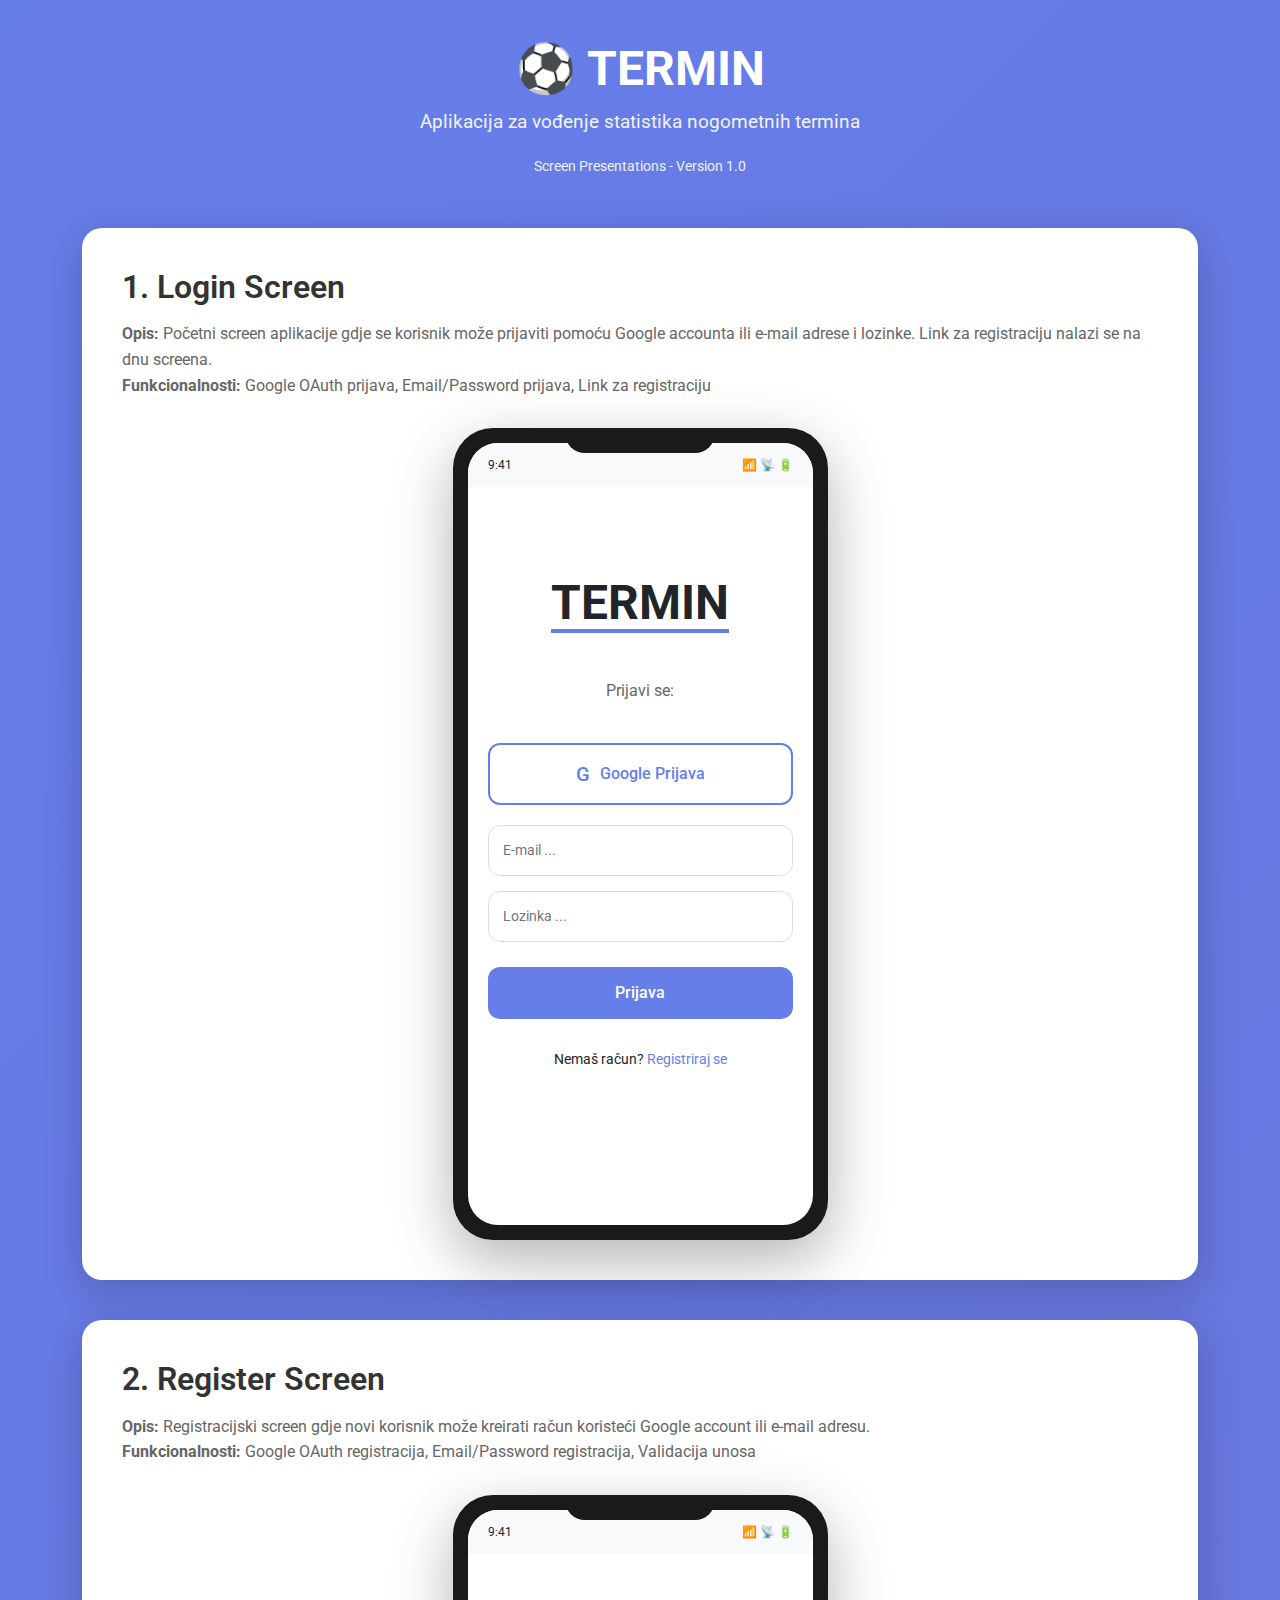
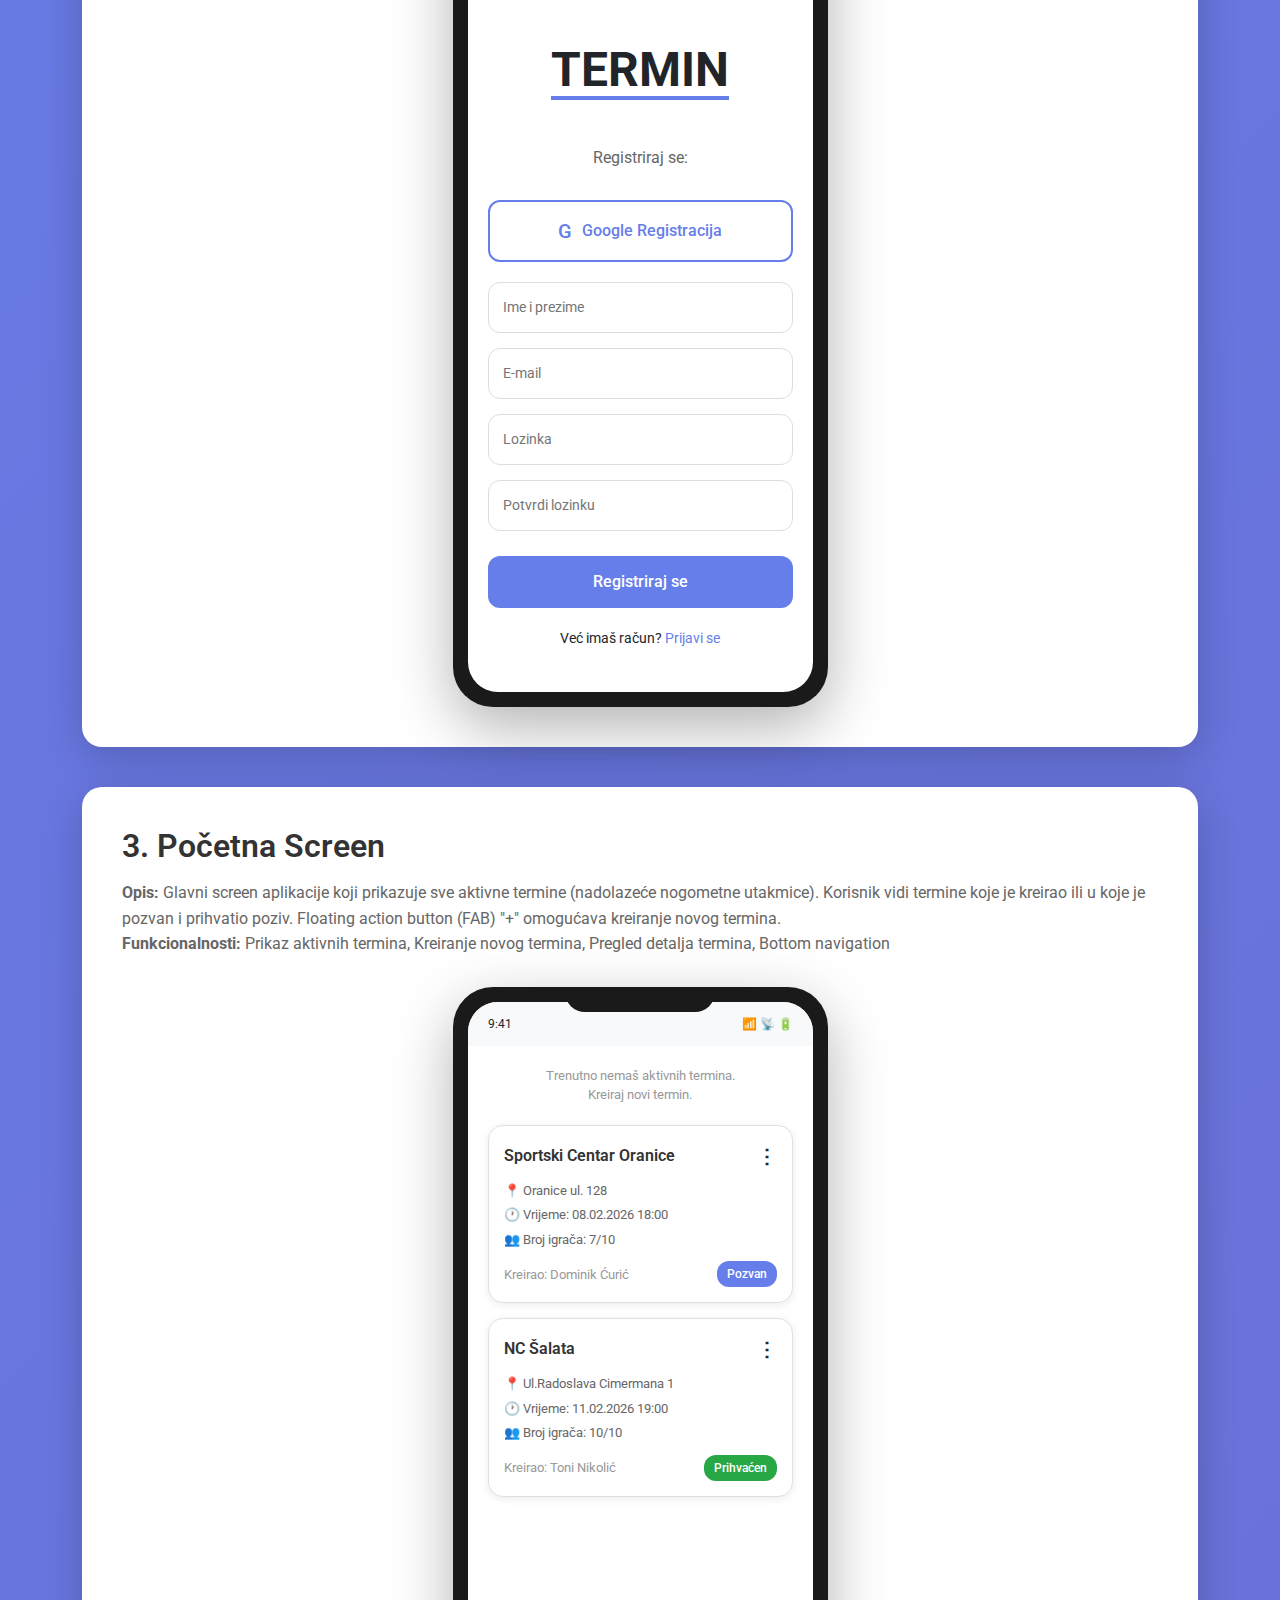
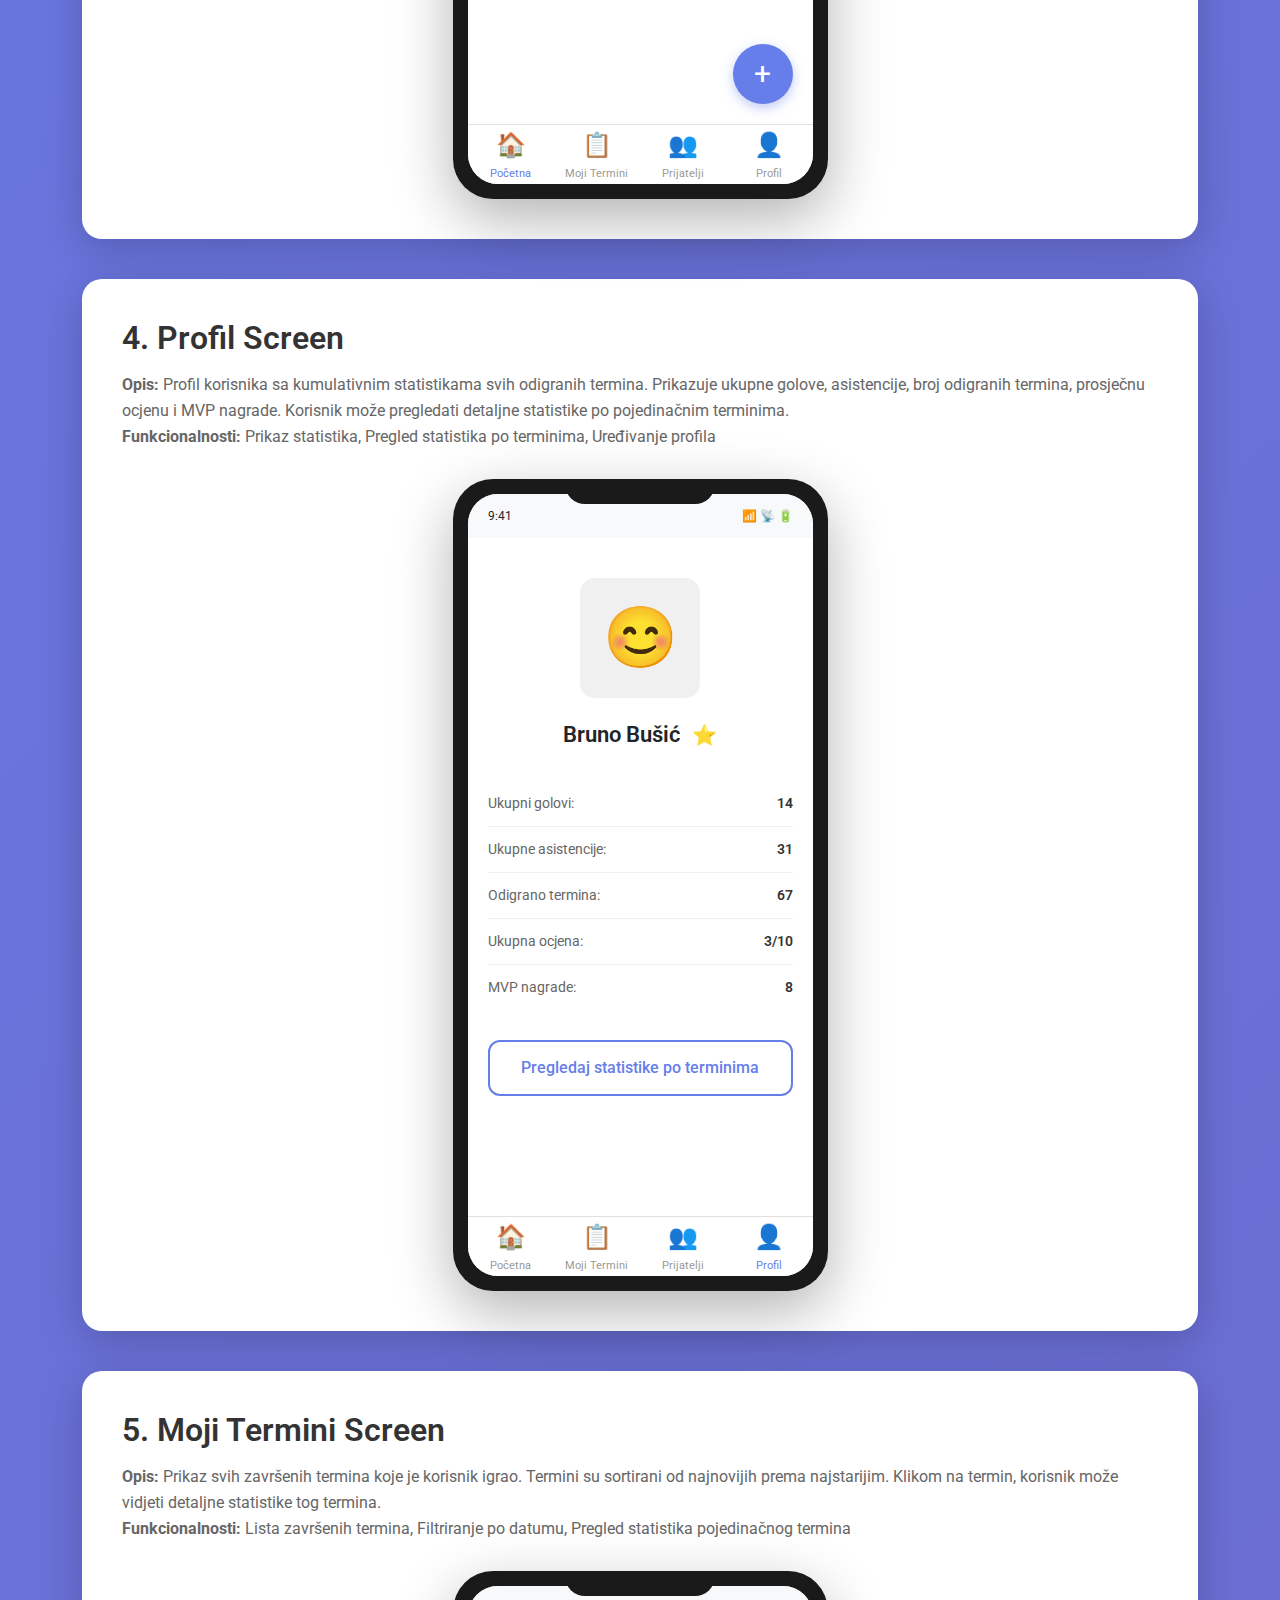
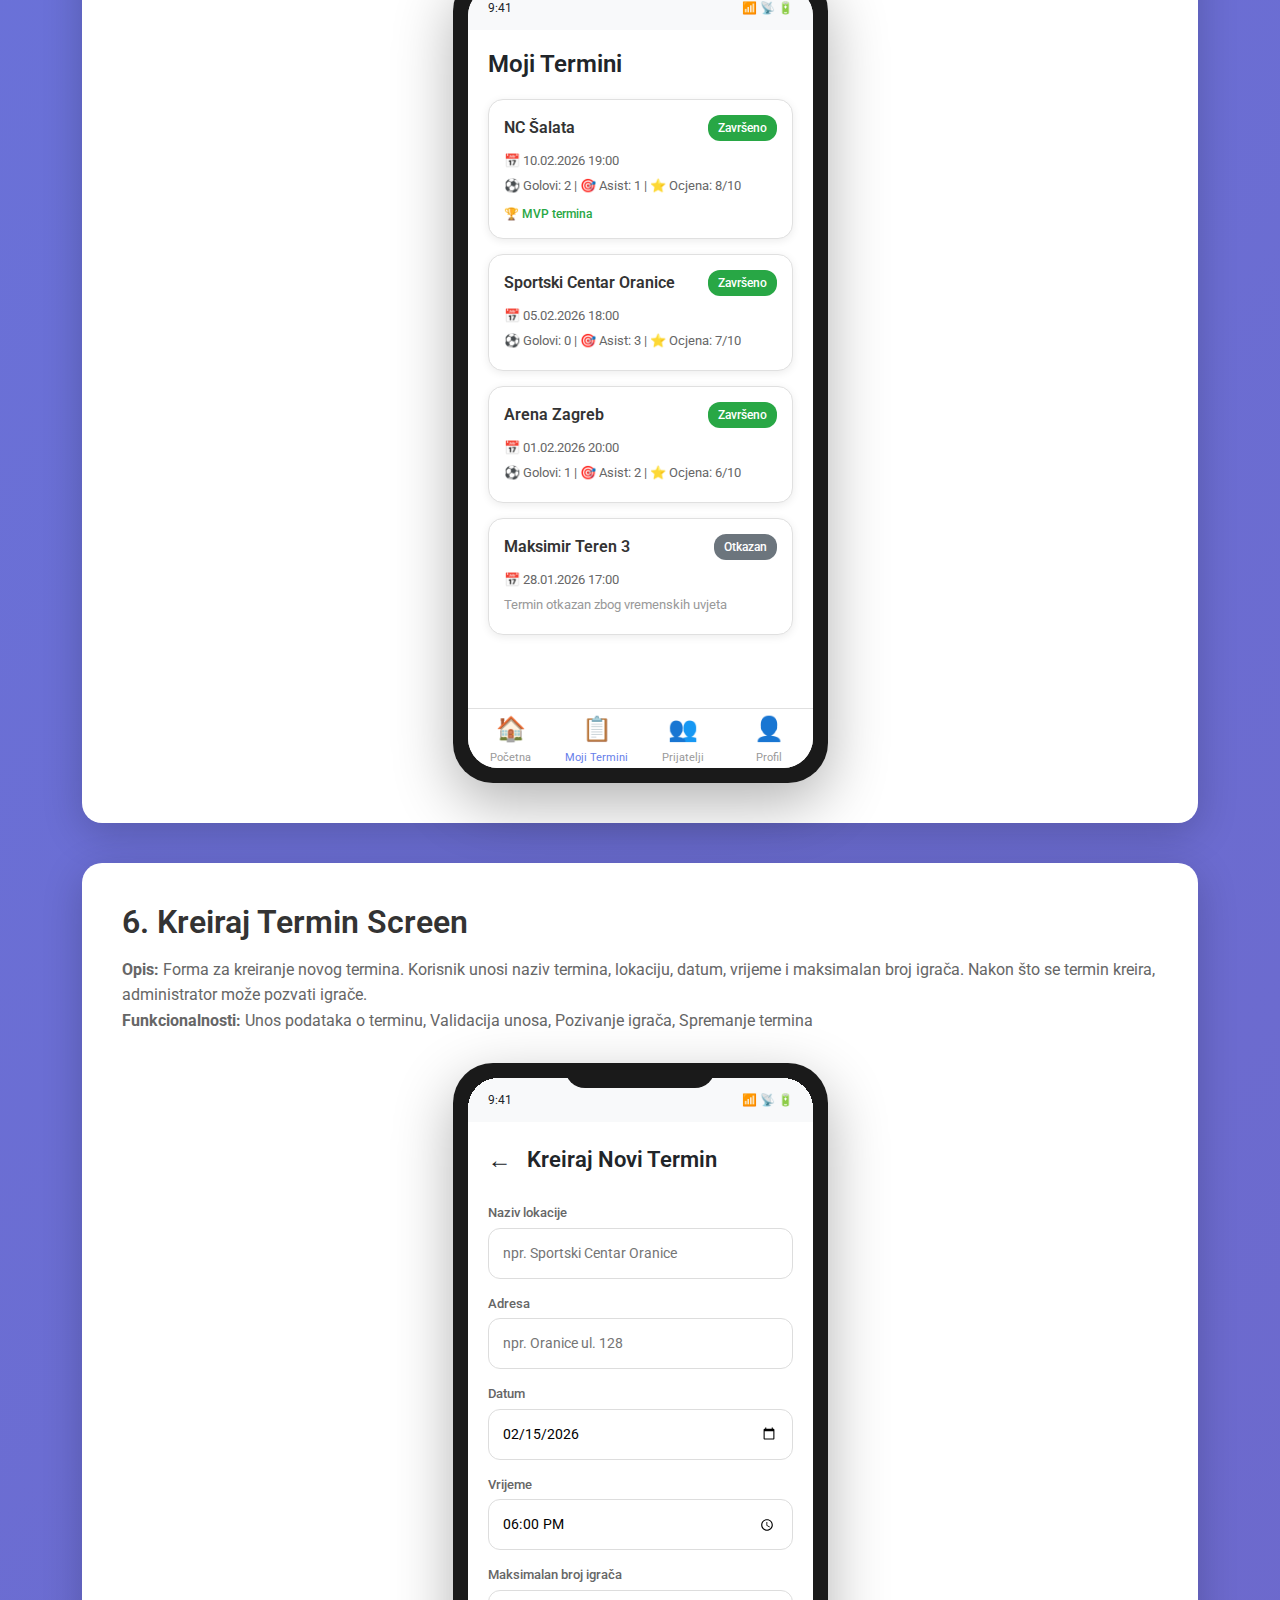
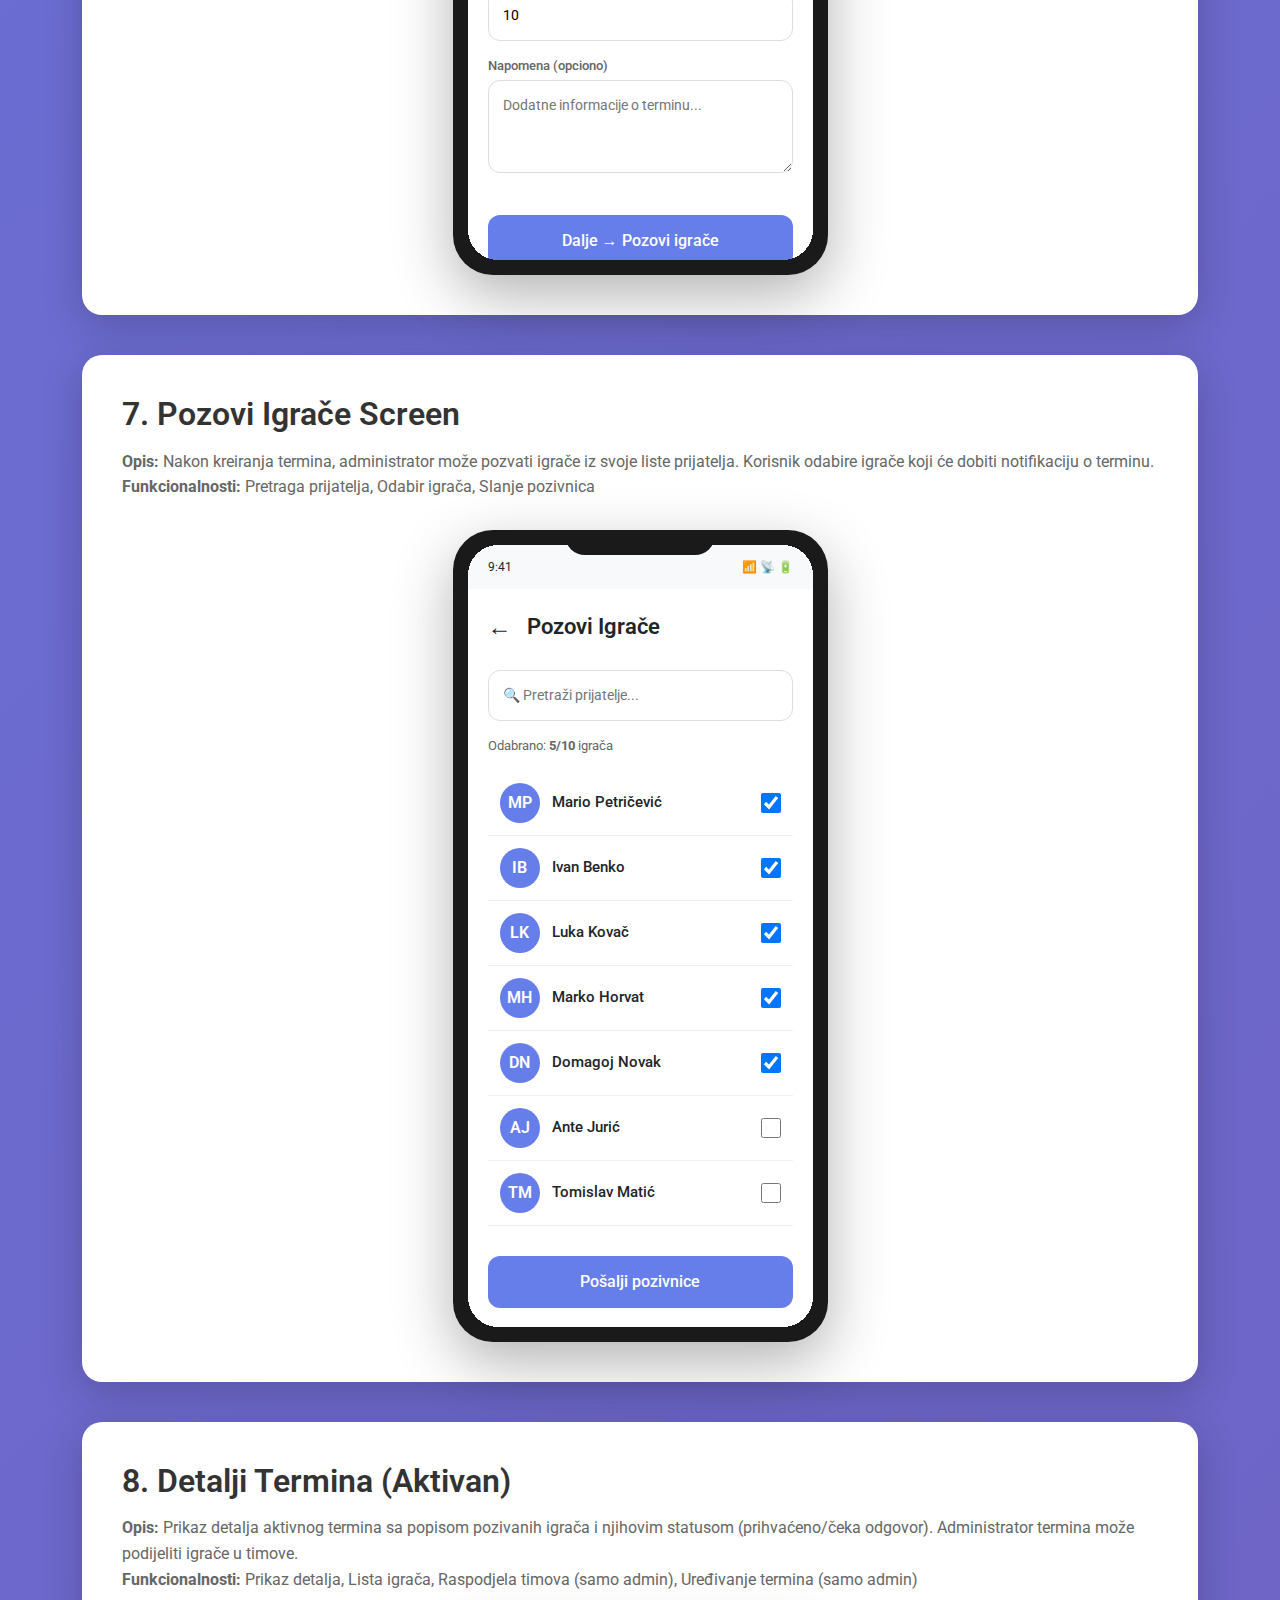
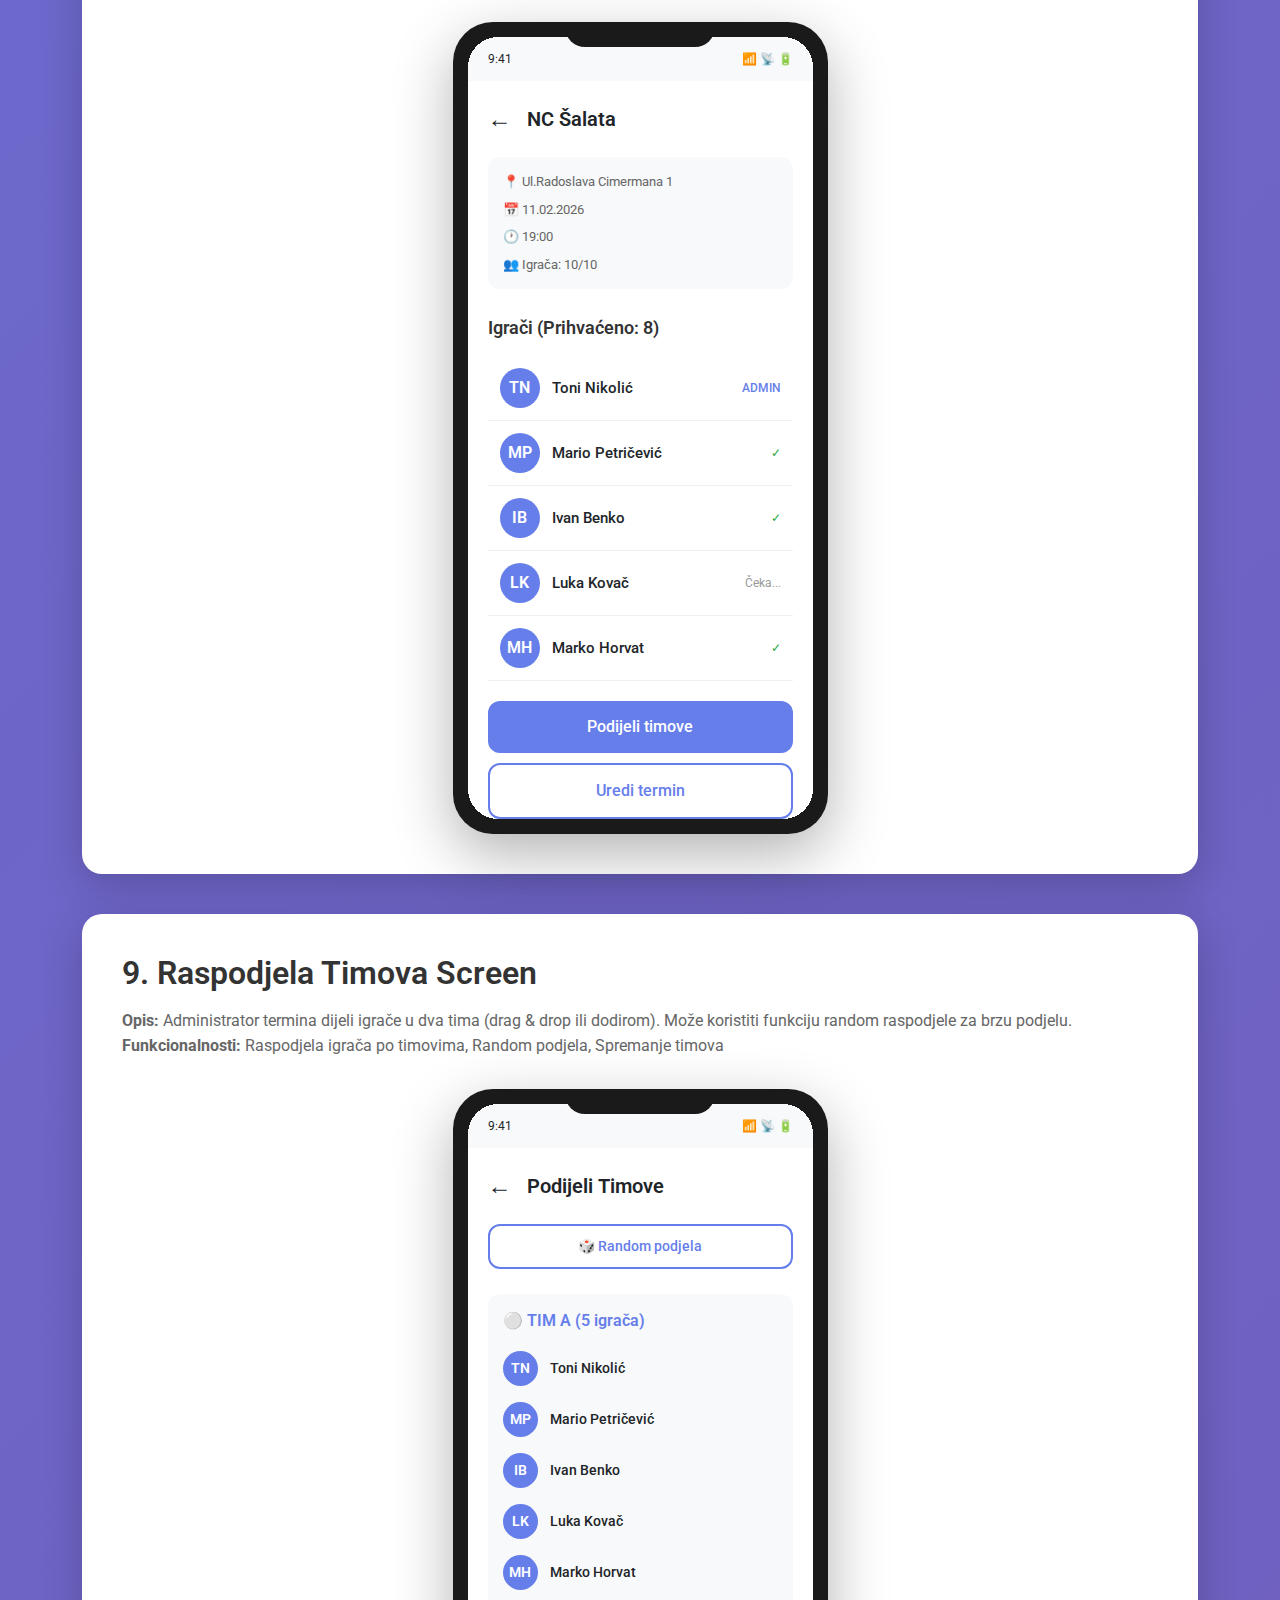
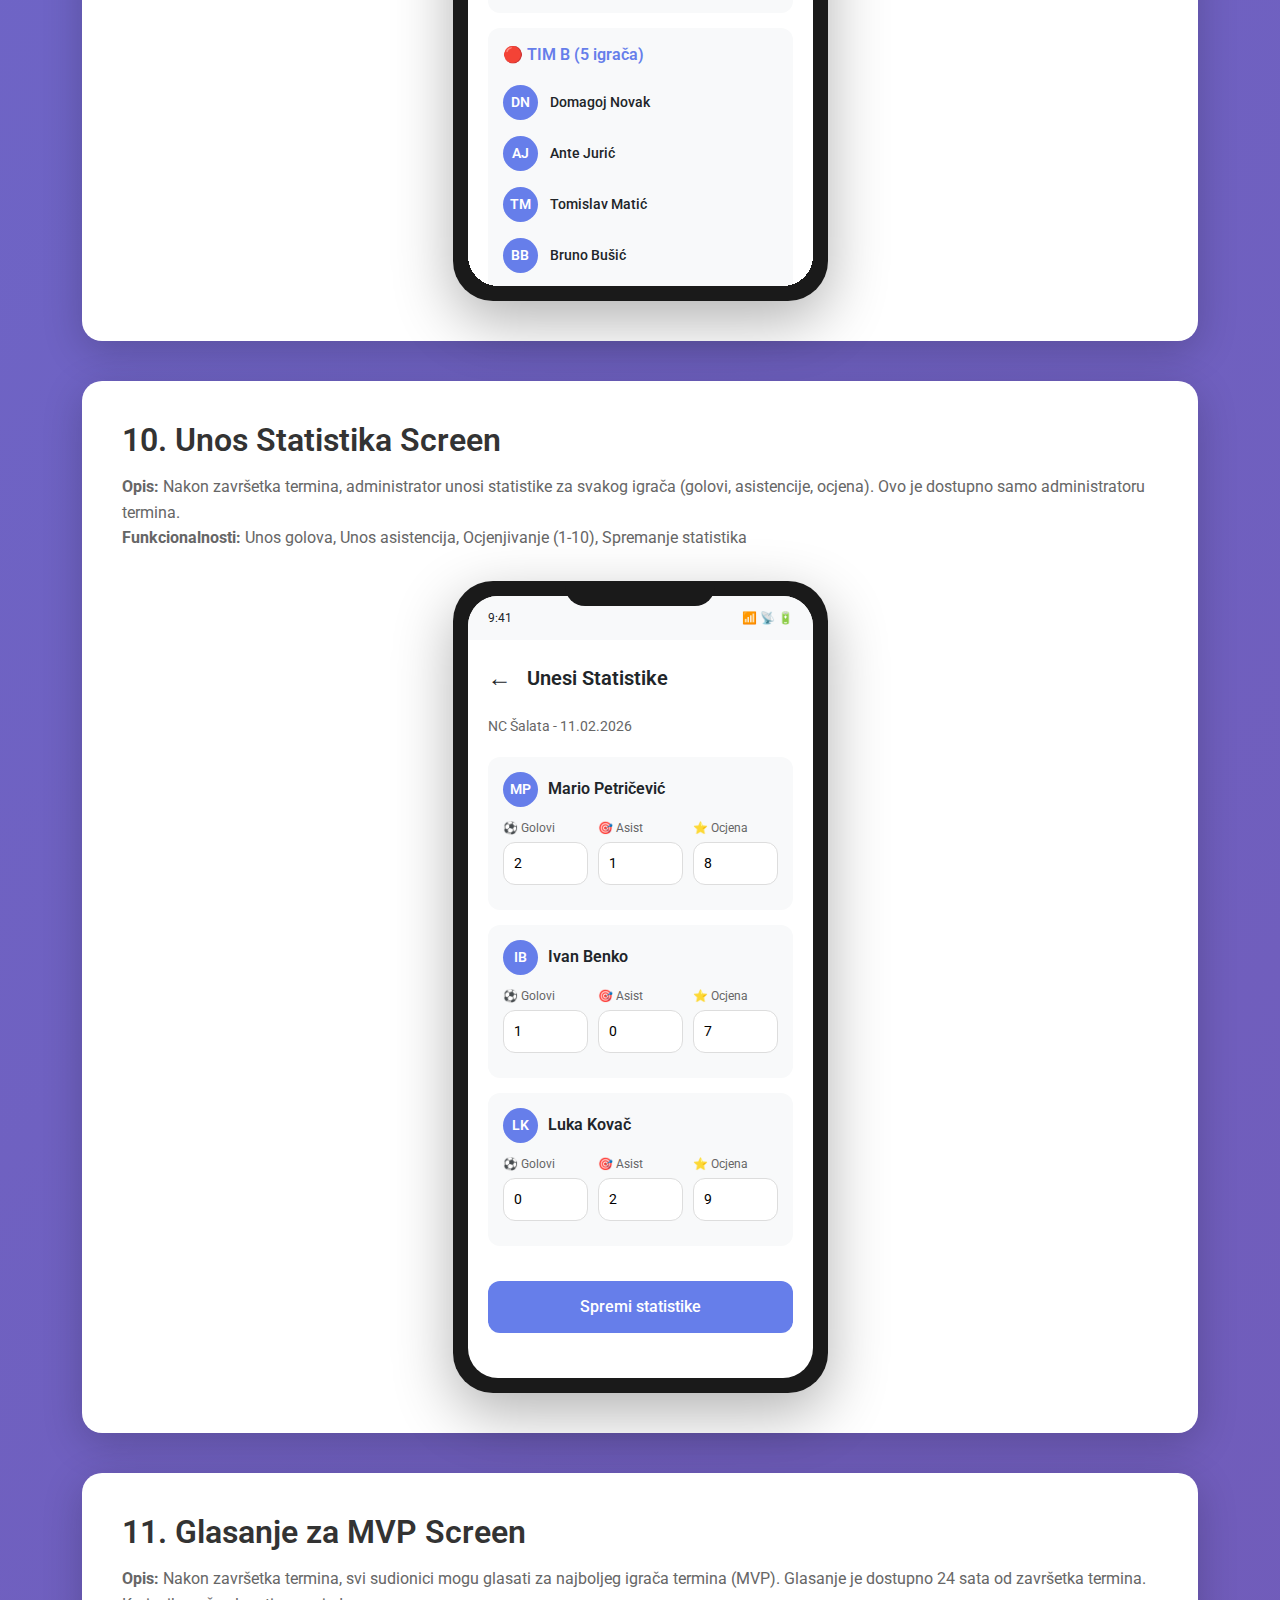
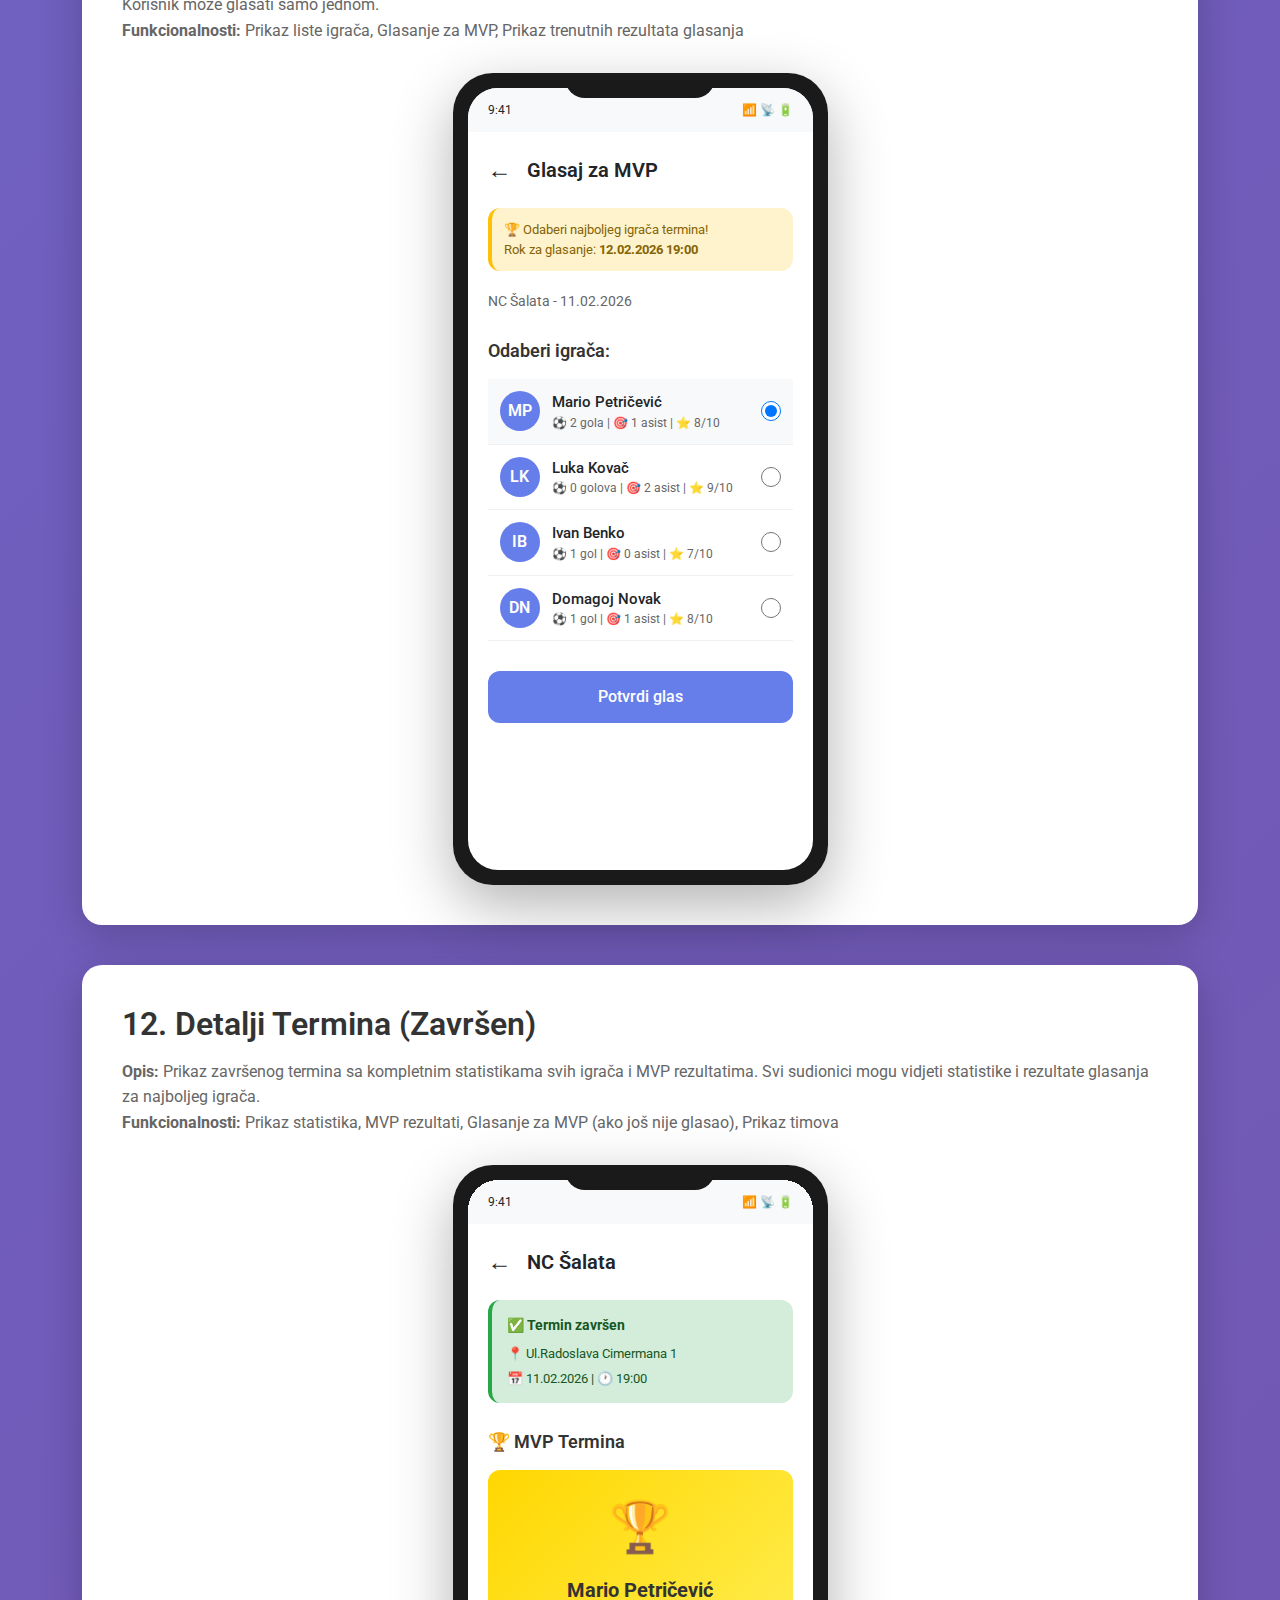
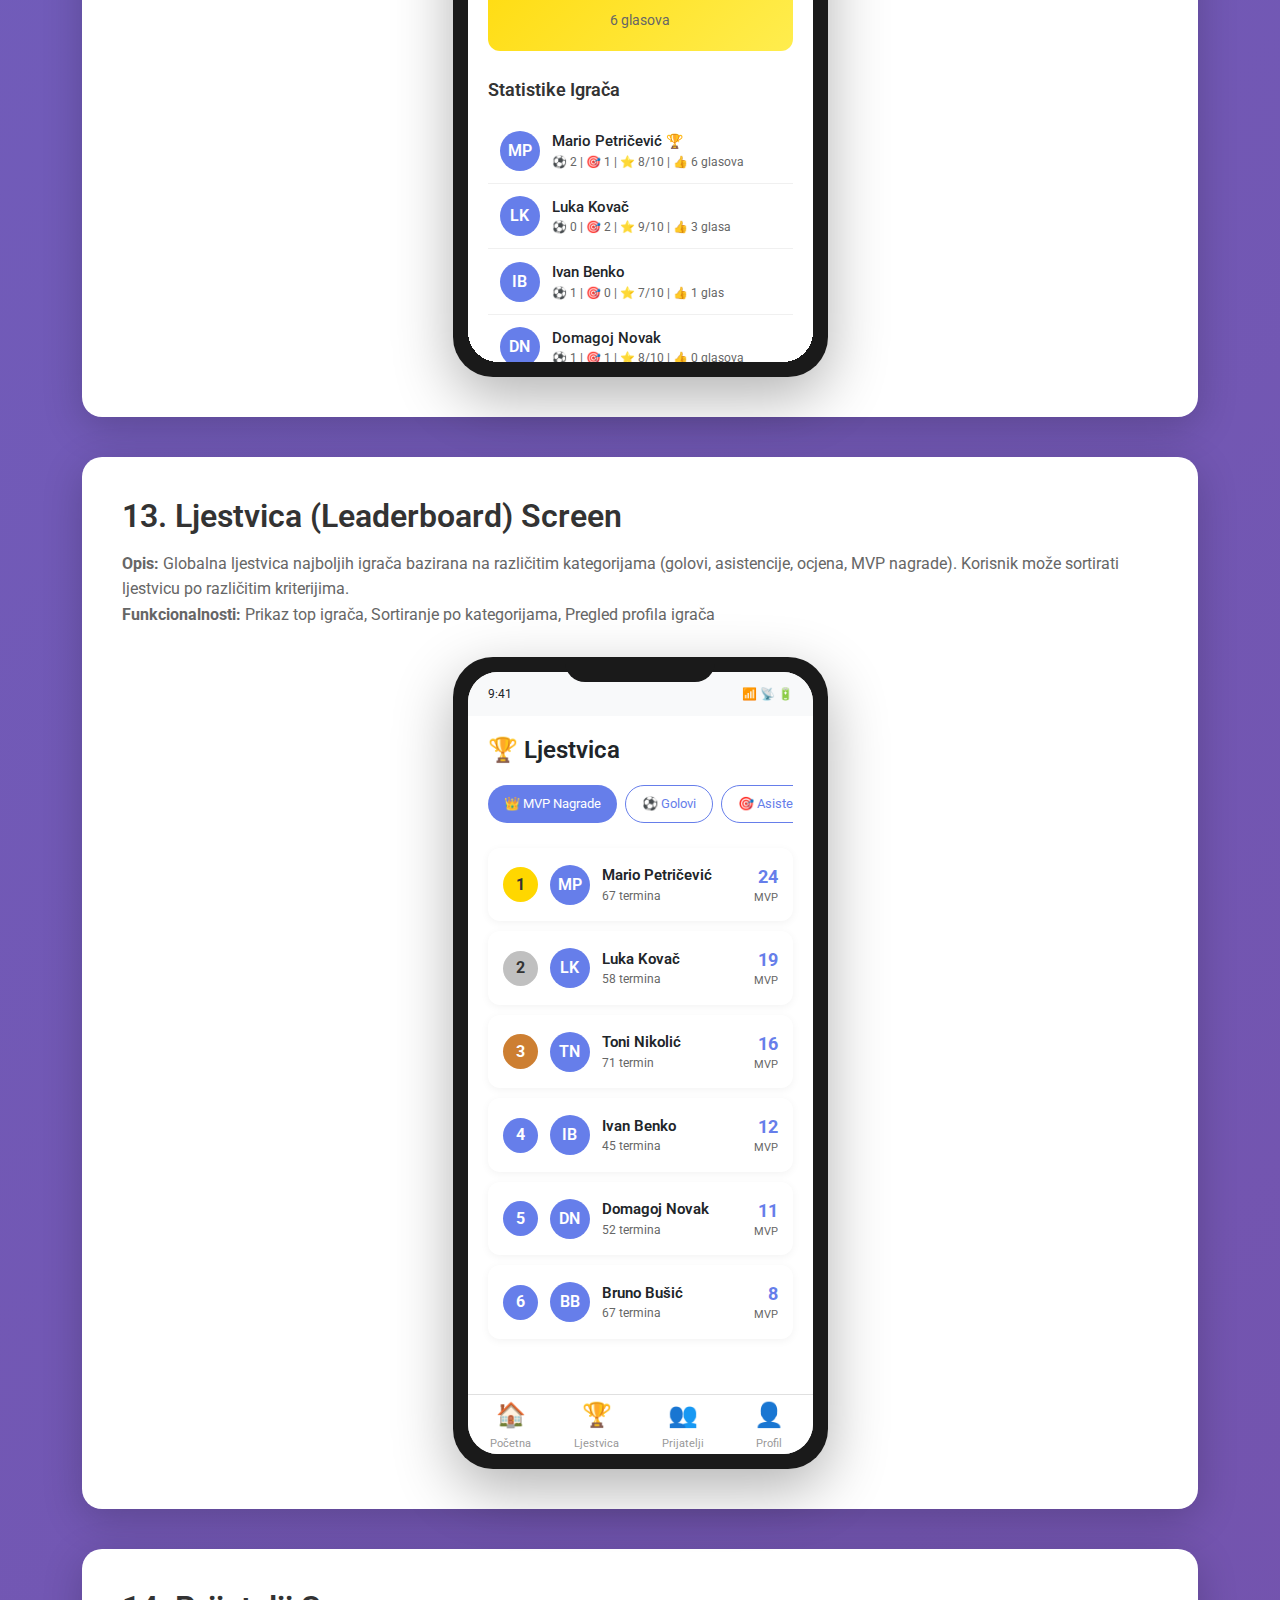
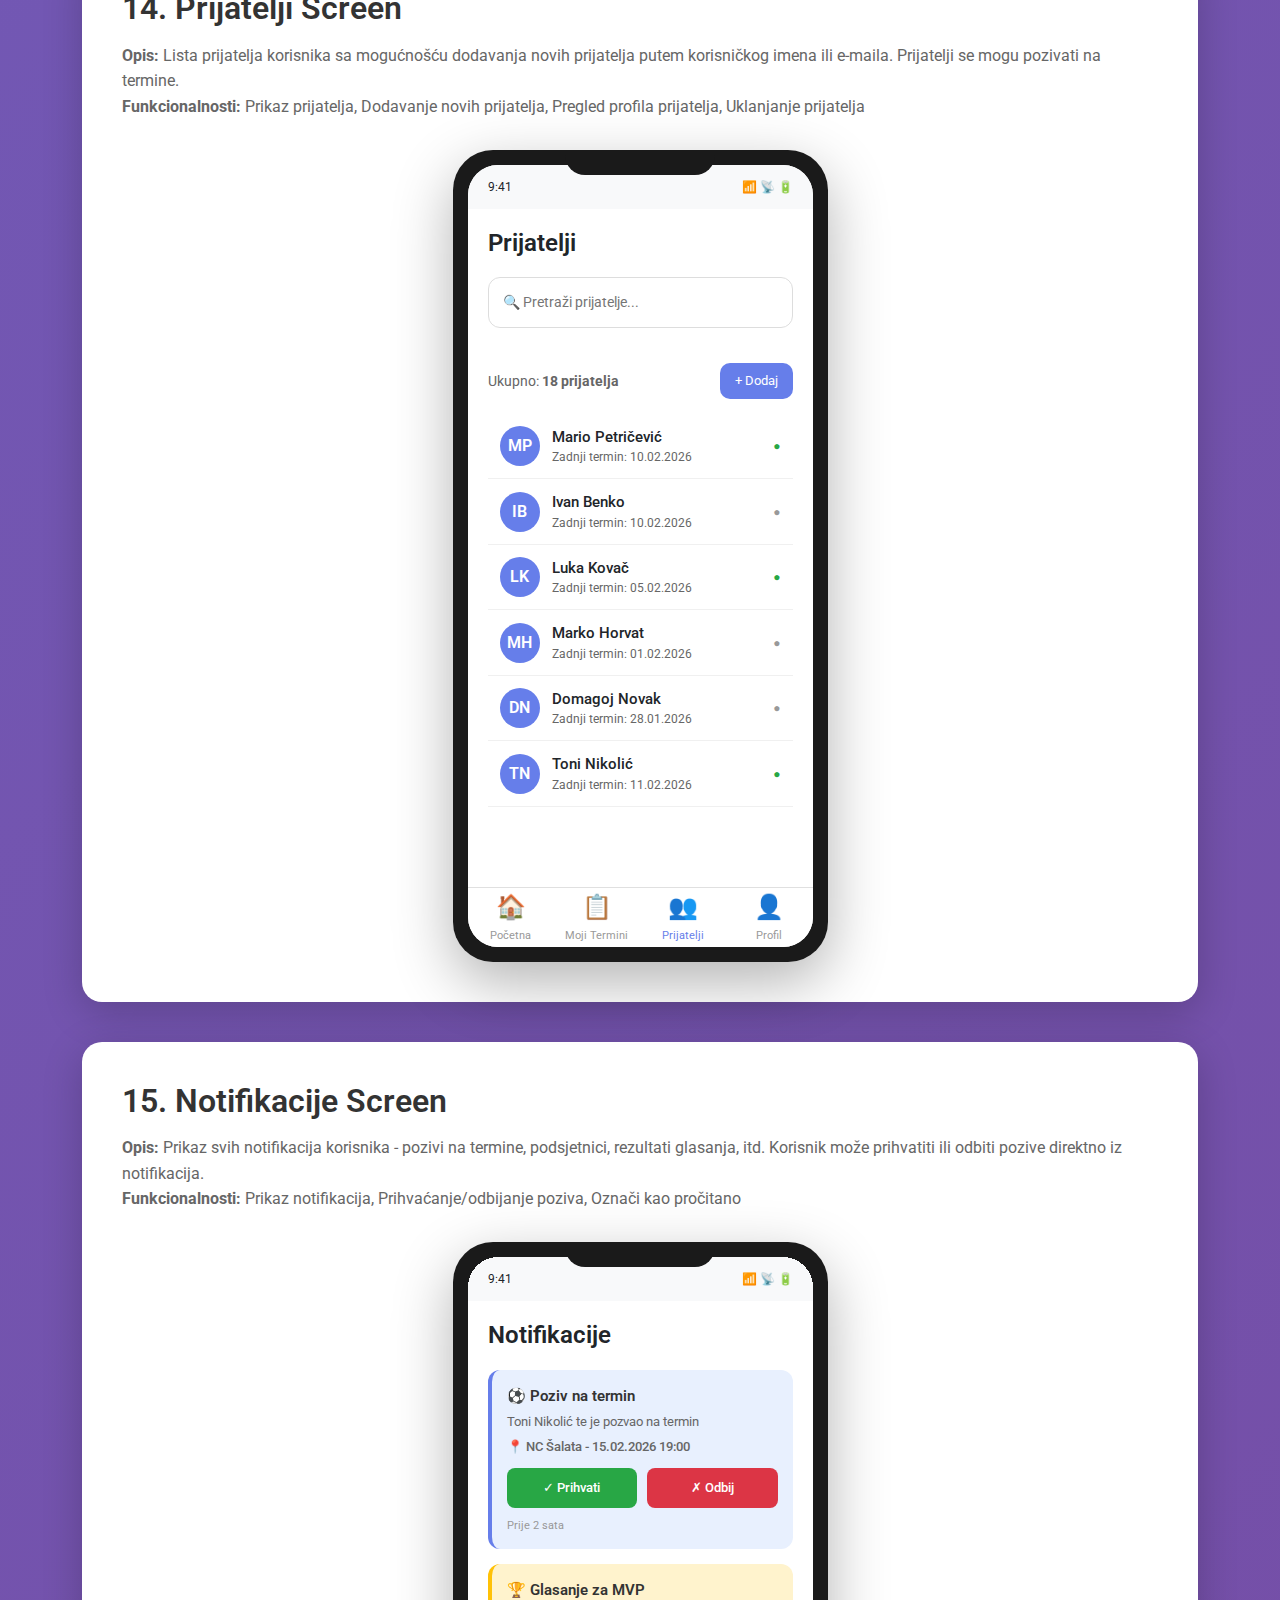
<file: termin-screens.html>
<!DOCTYPE html>
<html lang="hr">
<head>
    <meta charset="UTF-8">
    <meta name="viewport" content="width=device-width, initial-scale=1.0">
    <title>TERMIN App - Screen Presentations</title>
    <link href="https://cdn.jsdelivr.net/npm/bootstrap@5.3.0/dist/css/bootstrap.min.css" rel="stylesheet">
    <link href="https://fonts.googleapis.com/css2?family=Roboto:wght@300;400;500;700&display=swap" rel="stylesheet">
    <style>
        * {
            font-family: 'Roboto', sans-serif;
        }

        body {
            background: linear-gradient(135deg, #667eea 0%, #764ba2 100%);
            padding: 40px 20px;
            min-height: 100vh;
        }

        .header-section {
            text-align: center;
            color: white;
            margin-bottom: 50px;
        }

        .header-section h1 {
            font-size: 3rem;
            font-weight: 700;
            margin-bottom: 10px;
        }

        .header-section p {
            font-size: 1.2rem;
            opacity: 0.9;
        }

        .screen-container {
            background: white;
            border-radius: 20px;
            padding: 40px;
            margin-bottom: 40px;
            box-shadow: 0 10px 40px rgba(0, 0, 0, 0.2);
        }

        .screen-title {
            font-size: 2rem;
            font-weight: 600;
            color: #333;
            margin-bottom: 15px;
        }

        .screen-description {
            font-size: 1rem;
            color: #666;
            margin-bottom: 30px;
            line-height: 1.6;
        }

        .phone-frame {
            width: 375px;
            height: 812px;
            background: #1a1a1a;
            border-radius: 40px;
            padding: 15px;
            box-shadow: 0 20px 60px rgba(0, 0, 0, 0.3);
            margin: 0 auto;
            position: relative;
        }

        .phone-notch {
            width: 150px;
            height: 25px;
            background: #1a1a1a;
            border-radius: 0 0 20px 20px;
            position: absolute;
            top: 0;
            left: 50%;
            transform: translateX(-50%);
            z-index: 10;
        }

        .phone-screen {
            width: 100%;
            height: 100%;
            background: white;
            border-radius: 30px;
            overflow-y: auto;
            overflow-x: hidden;
            position: relative;
        }

        .status-bar {
            height: 44px;
            background: #f8f9fa;
            display: flex;
            justify-content: space-between;
            align-items: center;
            padding: 0 20px;
            font-size: 12px;
        }

        .screen-content {
            padding: 20px;
            min-height: calc(100% - 100px);
        }

        .bottom-nav {
            position: absolute;
            bottom: 0;
            left: 0;
            right: 0;
            height: 60px;
            background: white;
            border-top: 1px solid #e0e0e0;
            display: flex;
            justify-content: space-around;
            align-items: center;
        }

        .nav-item {
            text-align: center;
            color: #999;
            font-size: 11px;
            cursor: pointer;
            flex: 1;
        }

        .nav-item.active {
            color: #667eea;
        }

        .nav-icon {
            font-size: 24px;
            margin-bottom: 3px;
        }

        .btn-primary-custom {
            background: #667eea;
            border: none;
            border-radius: 12px;
            padding: 14px;
            font-weight: 500;
            width: 100%;
            color: white;
            font-size: 16px;
        }

        .btn-secondary-custom {
            background: white;
            border: 2px solid #667eea;
            color: #667eea;
            border-radius: 12px;
            padding: 14px;
            font-weight: 500;
            width: 100%;
            font-size: 16px;
        }

        .form-control-custom {
            border: 1px solid #ddd;
            border-radius: 12px;
            padding: 14px;
            font-size: 14px;
            margin-bottom: 15px;
            width: 100%;
        }

        .app-logo {
            font-size: 3rem;
            font-weight: 700;
            text-align: center;
            margin: 60px 0 40px;
            text-decoration: underline;
            text-decoration-color: #667eea;
            text-underline-offset: 10px;
        }

        .termin-card {
            background: white;
            border: 1px solid #e0e0e0;
            border-radius: 15px;
            padding: 15px;
            margin-bottom: 15px;
            box-shadow: 0 2px 8px rgba(0, 0, 0, 0.08);
        }

        .termin-header {
            display: flex;
            justify-content: space-between;
            align-items: center;
            margin-bottom: 10px;
        }

        .termin-title {
            font-weight: 600;
            font-size: 16px;
            color: #333;
        }

        .termin-info {
            font-size: 13px;
            color: #666;
            margin-bottom: 5px;
        }

        .fab-button {
            position: fixed;
            bottom: 80px;
            right: 20px;
            width: 60px;
            height: 60px;
            background: #667eea;
            border-radius: 50%;
            display: flex;
            align-items: center;
            justify-content: center;
            color: white;
            font-size: 30px;
            box-shadow: 0 4px 12px rgba(102, 126, 234, 0.4);
            cursor: pointer;
        }

        .profile-avatar {
            width: 120px;
            height: 120px;
            border-radius: 15px;
            background: #f0f0f0;
            margin: 20px auto;
            display: flex;
            align-items: center;
            justify-content: center;
            font-size: 60px;
        }

        .stat-row {
            display: flex;
            justify-content: space-between;
            padding: 12px 0;
            border-bottom: 1px solid #f0f0f0;
        }

        .stat-label {
            color: #666;
            font-size: 14px;
        }

        .stat-value {
            color: #333;
            font-weight: 600;
            font-size: 14px;
        }

        .link-text {
            color: #667eea;
            text-decoration: none;
            font-size: 14px;
        }

        .badge-custom {
            background: #667eea;
            color: white;
            padding: 4px 10px;
            border-radius: 12px;
            font-size: 12px;
            font-weight: 500;
        }

        .three-dots {
            font-size: 20px;
            font-weight: 700;
            cursor: pointer;
        }

        .player-item {
            display: flex;
            align-items: center;
            padding: 12px;
            border-bottom: 1px solid #f0f0f0;
        }

        .player-avatar {
            width: 40px;
            height: 40px;
            border-radius: 50%;
            background: #667eea;
            color: white;
            display: flex;
            align-items: center;
            justify-content: center;
            margin-right: 12px;
            font-weight: 600;
        }

        .player-name {
            flex: 1;
            font-size: 15px;
            font-weight: 500;
        }

        .star-icon {
            color: #ffd700;
            font-size: 20px;
        }

        .rating-stars {
            display: flex;
            gap: 8px;
            justify-content: center;
            margin: 20px 0;
        }

        .star {
            font-size: 32px;
            color: #ddd;
            cursor: pointer;
        }

        .star.active {
            color: #ffd700;
        }

        .section-title {
            font-size: 18px;
            font-weight: 600;
            color: #333;
            margin: 25px 0 15px;
        }

        .team-box {
            background: #f8f9fa;
            border-radius: 12px;
            padding: 15px;
            margin-bottom: 15px;
        }

        .team-name {
            font-weight: 600;
            font-size: 16px;
            color: #667eea;
            margin-bottom: 10px;
        }

        .leaderboard-item {
            display: flex;
            align-items: center;
            padding: 15px;
            background: white;
            border-radius: 12px;
            margin-bottom: 10px;
            box-shadow: 0 2px 8px rgba(0, 0, 0, 0.05);
        }

        .rank-badge {
            width: 35px;
            height: 35px;
            border-radius: 50%;
            background: #667eea;
            color: white;
            display: flex;
            align-items: center;
            justify-content: center;
            font-weight: 700;
            margin-right: 12px;
        }

        .rank-badge.gold {
            background: #ffd700;
            color: #333;
        }

        .rank-badge.silver {
            background: #c0c0c0;
            color: #333;
        }

        .rank-badge.bronze {
            background: #cd7f32;
            color: white;
        }
    </style>
</head>
<body>
    <div class="header-section">
        <h1>⚽ TERMIN</h1>
        <p>Aplikacija za vođenje statistika nogometnih termina</p>
        <p style="font-size: 0.9rem; margin-top: 20px;">Screen Presentations - Version 1.0</p>
    </div>

    <div class="container">
        <!-- SCREEN 1: LOGIN -->
        <div class="screen-container">
            <h2 class="screen-title">1. Login Screen</h2>
            <p class="screen-description">
                <strong>Opis:</strong> Početni screen aplikacije gdje se korisnik može prijaviti pomoću Google accounta ili e-mail adrese i lozinke.
                Link za registraciju nalazi se na dnu screena.<br>
                <strong>Funkcionalnosti:</strong> Google OAuth prijava, Email/Password prijava, Link za registraciju
            </p>
            <div class="phone-frame">
                <div class="phone-notch"></div>
                <div class="phone-screen">
                    <div class="status-bar">
                        <span>9:41</span>
                        <span>📶 📡 🔋</span>
                    </div>
                    <div class="screen-content">
                        <div class="app-logo">TERMIN</div>
                        <p style="text-align: center; color: #666; margin-bottom: 40px;">Prijavi se:</p>

                        <button class="btn-secondary-custom" style="display: flex; align-items: center; justify-content: center; gap: 10px; margin-bottom: 20px;">
                            <span style="font-size: 20px;">G</span>
                            <span>Google Prijava</span>
                        </button>

                        <input type="email" class="form-control-custom" placeholder="E-mail ...">
                        <input type="password" class="form-control-custom" placeholder="Lozinka ...">

                        <button class="btn-primary-custom" style="margin-top: 10px;">Prijava</button>

                        <p style="text-align: center; margin-top: 30px; font-size: 14px;">
                            Nemaš račun? <a href="#" class="link-text">Registriraj se</a>
                        </p>
                    </div>
                </div>
            </div>
        </div>

        <!-- SCREEN 2: REGISTER -->
        <div class="screen-container">
            <h2 class="screen-title">2. Register Screen</h2>
            <p class="screen-description">
                <strong>Opis:</strong> Registracijski screen gdje novi korisnik može kreirati račun koristeći Google account ili e-mail adresu.<br>
                <strong>Funkcionalnosti:</strong> Google OAuth registracija, Email/Password registracija, Validacija unosa
            </p>
            <div class="phone-frame">
                <div class="phone-notch"></div>
                <div class="phone-screen">
                    <div class="status-bar">
                        <span>9:41</span>
                        <span>📶 📡 🔋</span>
                    </div>
                    <div class="screen-content">
                        <div class="app-logo">TERMIN</div>
                        <p style="text-align: center; color: #666; margin-bottom: 30px;">Registriraj se:</p>

                        <button class="btn-secondary-custom" style="display: flex; align-items: center; justify-content: center; gap: 10px; margin-bottom: 20px;">
                            <span style="font-size: 20px;">G</span>
                            <span>Google Registracija</span>
                        </button>

                        <input type="text" class="form-control-custom" placeholder="Ime i prezime">
                        <input type="email" class="form-control-custom" placeholder="E-mail">
                        <input type="password" class="form-control-custom" placeholder="Lozinka">
                        <input type="password" class="form-control-custom" placeholder="Potvrdi lozinku">

                        <button class="btn-primary-custom" style="margin-top: 10px;">Registriraj se</button>

                        <p style="text-align: center; margin-top: 20px; font-size: 14px;">
                            Već imaš račun? <a href="#" class="link-text">Prijavi se</a>
                        </p>
                    </div>
                </div>
            </div>
        </div>

        <!-- SCREEN 3: HOME/POČETNA -->
        <div class="screen-container">
            <h2 class="screen-title">3. Početna Screen</h2>
            <p class="screen-description">
                <strong>Opis:</strong> Glavni screen aplikacije koji prikazuje sve aktivne termine (nadolazeće nogometne utakmice).
                Korisnik vidi termine koje je kreirao ili u koje je pozvan i prihvatio poziv. Floating action button (FAB) "+" omogućava kreiranje novog termina.<br>
                <strong>Funkcionalnosti:</strong> Prikaz aktivnih termina, Kreiranje novog termina, Pregled detalja termina, Bottom navigation
            </p>
            <div class="phone-frame">
                <div class="phone-notch"></div>
                <div class="phone-screen">
                    <div class="status-bar">
                        <span>9:41</span>
                        <span>📶 📡 🔋</span>
                    </div>
                    <div class="screen-content" style="padding-bottom: 80px;">
                        <p style="text-align: center; color: #999; font-size: 13px; margin-bottom: 20px;">
                            Trenutno nemaš aktivnih termina.<br>Kreiraj novi termin.
                        </p>

                        <!-- Active Termini -->
                        <div class="termin-card">
                            <div class="termin-header">
                                <div class="termin-title">Sportski Centar Oranice</div>
                                <div class="three-dots">⋮</div>
                            </div>
                            <div class="termin-info">📍 Oranice ul. 128</div>
                            <div class="termin-info">🕐 Vrijeme: 08.02.2026 18:00</div>
                            <div class="termin-info">👥 Broj igrača: 7/10</div>
                            <div style="display: flex; justify-content: space-between; align-items: center; margin-top: 12px;">
                                <div style="font-size: 13px; color: #999;">Kreirao: Dominik Ćurić</div>
                                <span class="badge-custom">Pozvan</span>
                            </div>
                        </div>

                        <div class="termin-card">
                            <div class="termin-header">
                                <div class="termin-title">NC Šalata</div>
                                <div class="three-dots">⋮</div>
                            </div>
                            <div class="termin-info">📍 Ul.Radoslava Cimermana 1</div>
                            <div class="termin-info">🕐 Vrijeme: 11.02.2026 19:00</div>
                            <div class="termin-info">👥 Broj igrača: 10/10</div>
                            <div style="display: flex; justify-content: space-between; align-items: center; margin-top: 12px;">
                                <div style="font-size: 13px; color: #999;">Kreirao: Toni Nikolić</div>
                                <span class="badge-custom" style="background: #28a745;">Prihvaćen</span>
                            </div>
                        </div>

                        <div class="fab-button" style="position: absolute;">+</div>
                    </div>
                    <div class="bottom-nav">
                        <div class="nav-item active">
                            <div class="nav-icon">🏠</div>
                            <div>Početna</div>
                        </div>
                        <div class="nav-item">
                            <div class="nav-icon">📋</div>
                            <div>Moji Termini</div>
                        </div>
                        <div class="nav-item">
                            <div class="nav-icon">👥</div>
                            <div>Prijatelji</div>
                        </div>
                        <div class="nav-item">
                            <div class="nav-icon">👤</div>
                            <div>Profil</div>
                        </div>
                    </div>
                </div>
            </div>
        </div>
        <!-- SCREEN 4: PROFILE -->
        <div class="screen-container">
            <h2 class="screen-title">4. Profil Screen</h2>
            <p class="screen-description">
                <strong>Opis:</strong> Profil korisnika sa kumulativnim statistikama svih odigranih termina.
                Prikazuje ukupne golove, asistencije, broj odigranih termina, prosječnu ocjenu i MVP nagrade.
                Korisnik može pregledati detaljne statistike po pojedinačnim terminima.<br>
                <strong>Funkcionalnosti:</strong> Prikaz statistika, Pregled statistika po terminima, Uređivanje profila
            </p>
            <div class="phone-frame">
                <div class="phone-notch"></div>
                <div class="phone-screen">
                    <div class="status-bar">
                        <span>9:41</span>
                        <span>📶 📡 🔋</span>
                    </div>
                    <div class="screen-content" style="padding-bottom: 80px;">
                        <div class="profile-avatar">😊</div>
                        <div style="text-align: center; margin-bottom: 5px;">
                            <span style="font-size: 22px; font-weight: 600;">Bruno Bušić</span>
                            <span class="star-icon" style="margin-left: 8px;">⭐</span>
                        </div>

                        <div style="margin-top: 30px;">
                            <div class="stat-row">
                                <span class="stat-label">Ukupni golovi:</span>
                                <span class="stat-value">14</span>
                            </div>
                            <div class="stat-row">
                                <span class="stat-label">Ukupne asistencije:</span>
                                <span class="stat-value">31</span>
                            </div>
                            <div class="stat-row">
                                <span class="stat-label">Odigrano termina:</span>
                                <span class="stat-value">67</span>
                            </div>
                            <div class="stat-row">
                                <span class="stat-label">Ukupna ocjena:</span>
                                <span class="stat-value">3/10</span>
                            </div>
                            <div class="stat-row" style="border-bottom: none;">
                                <span class="stat-label">MVP nagrade:</span>
                                <span class="stat-value">8</span>
                            </div>
                        </div>

                        <button class="btn-secondary-custom" style="margin-top: 30px;">
                            Pregledaj statistike po terminima
                        </button>
                    </div>
                    <div class="bottom-nav">
                        <div class="nav-item">
                            <div class="nav-icon">🏠</div>
                            <div>Početna</div>
                        </div>
                        <div class="nav-item">
                            <div class="nav-icon">📋</div>
                            <div>Moji Termini</div>
                        </div>
                        <div class="nav-item">
                            <div class="nav-icon">👥</div>
                            <div>Prijatelji</div>
                        </div>
                        <div class="nav-item active">
                            <div class="nav-icon">👤</div>
                            <div>Profil</div>
                        </div>
                    </div>
                </div>
            </div>
        </div>

        <!-- SCREEN 5: MOJI TERMINI -->
        <div class="screen-container">
            <h2 class="screen-title">5. Moji Termini Screen</h2>
            <p class="screen-description">
                <strong>Opis:</strong> Prikaz svih završenih termina koje je korisnik igrao.
                Termini su sortirani od najnovijih prema najstarijim. Klikom na termin, korisnik može vidjeti detaljne statistike tog termina.<br>
                <strong>Funkcionalnosti:</strong> Lista završenih termina, Filtriranje po datumu, Pregled statistika pojedinačnog termina
            </p>
            <div class="phone-frame">
                <div class="phone-notch"></div>
                <div class="phone-screen">
                    <div class="status-bar">
                        <span>9:41</span>
                        <span>📶 📡 🔋</span>
                    </div>
                    <div class="screen-content" style="padding-bottom: 80px;">
                        <h2 style="font-size: 24px; font-weight: 600; margin-bottom: 20px;">Moji Termini</h2>

                        <div class="termin-card">
                            <div class="termin-header">
                                <div class="termin-title">NC Šalata</div>
                                <span class="badge-custom" style="background: #28a745;">Završeno</span>
                            </div>
                            <div class="termin-info">📅 10.02.2026 19:00</div>
                            <div class="termin-info">⚽ Golovi: 2 | 🎯 Asist: 1 | ⭐ Ocjena: 8/10</div>
                            <div style="margin-top: 10px; font-size: 12px; color: #28a745; font-weight: 500;">
                                🏆 MVP termina
                            </div>
                        </div>

                        <div class="termin-card">
                            <div class="termin-header">
                                <div class="termin-title">Sportski Centar Oranice</div>
                                <span class="badge-custom" style="background: #28a745;">Završeno</span>
                            </div>
                            <div class="termin-info">📅 05.02.2026 18:00</div>
                            <div class="termin-info">⚽ Golovi: 0 | 🎯 Asist: 3 | ⭐ Ocjena: 7/10</div>
                        </div>

                        <div class="termin-card">
                            <div class="termin-header">
                                <div class="termin-title">Arena Zagreb</div>
                                <span class="badge-custom" style="background: #28a745;">Završeno</span>
                            </div>
                            <div class="termin-info">📅 01.02.2026 20:00</div>
                            <div class="termin-info">⚽ Golovi: 1 | 🎯 Asist: 2 | ⭐ Ocjena: 6/10</div>
                        </div>

                        <div class="termin-card">
                            <div class="termin-header">
                                <div class="termin-title">Maksimir Teren 3</div>
                                <span class="badge-custom" style="background: #6c757d;">Otkazan</span>
                            </div>
                            <div class="termin-info">📅 28.01.2026 17:00</div>
                            <div class="termin-info" style="color: #999;">Termin otkazan zbog vremenskih uvjeta</div>
                        </div>
                    </div>
                    <div class="bottom-nav">
                        <div class="nav-item">
                            <div class="nav-icon">🏠</div>
                            <div>Početna</div>
                        </div>
                        <div class="nav-item active">
                            <div class="nav-icon">📋</div>
                            <div>Moji Termini</div>
                        </div>
                        <div class="nav-item">
                            <div class="nav-icon">👥</div>
                            <div>Prijatelji</div>
                        </div>
                        <div class="nav-item">
                            <div class="nav-icon">👤</div>
                            <div>Profil</div>
                        </div>
                    </div>
                </div>
            </div>
        </div>

        <!-- SCREEN 6: CREATE TERMIN -->
        <div class="screen-container">
            <h2 class="screen-title">6. Kreiraj Termin Screen</h2>
            <p class="screen-description">
                <strong>Opis:</strong> Forma za kreiranje novog termina. Korisnik unosi naziv termina, lokaciju, datum, vrijeme i maksimalan broj igrača.
                Nakon što se termin kreira, administrator može pozvati igrače.<br>
                <strong>Funkcionalnosti:</strong> Unos podataka o terminu, Validacija unosa, Pozivanje igrača, Spremanje termina
            </p>
            <div class="phone-frame">
                <div class="phone-notch"></div>
                <div class="phone-screen">
                    <div class="status-bar">
                        <span>9:41</span>
                        <span>📶 📡 🔋</span>
                    </div>
                    <div class="screen-content">
                        <div style="display: flex; align-items: center; margin-bottom: 25px;">
                            <span style="font-size: 24px; cursor: pointer;">←</span>
                            <h2 style="font-size: 22px; font-weight: 600; margin: 0 0 0 15px;">Kreiraj Novi Termin</h2>
                        </div>

                        <label style="font-size: 13px; color: #666; font-weight: 500; display: block; margin-bottom: 5px;">Naziv lokacije</label>
                        <input type="text" class="form-control-custom" placeholder="npr. Sportski Centar Oranice">

                        <label style="font-size: 13px; color: #666; font-weight: 500; display: block; margin-bottom: 5px;">Adresa</label>
                        <input type="text" class="form-control-custom" placeholder="npr. Oranice ul. 128">

                        <label style="font-size: 13px; color: #666; font-weight: 500; display: block; margin-bottom: 5px;">Datum</label>
                        <input type="date" class="form-control-custom" value="2026-02-15">

                        <label style="font-size: 13px; color: #666; font-weight: 500; display: block; margin-bottom: 5px;">Vrijeme</label>
                        <input type="time" class="form-control-custom" value="18:00">

                        <label style="font-size: 13px; color: #666; font-weight: 500; display: block; margin-bottom: 5px;">Maksimalan broj igrača</label>
                        <input type="number" class="form-control-custom" placeholder="npr. 10" value="10">

                        <label style="font-size: 13px; color: #666; font-weight: 500; display: block; margin-bottom: 5px;">Napomena (opciono)</label>
                        <textarea class="form-control-custom" rows="3" placeholder="Dodatne informacije o terminu..."></textarea>

                        <button class="btn-primary-custom" style="margin-top: 20px;">Dalje → Pozovi igrače</button>
                    </div>
                </div>
            </div>
        </div>

        <!-- SCREEN 7: INVITE PLAYERS -->
        <div class="screen-container">
            <h2 class="screen-title">7. Pozovi Igrače Screen</h2>
            <p class="screen-description">
                <strong>Opis:</strong> Nakon kreiranja termina, administrator može pozvati igrače iz svoje liste prijatelja.
                Korisnik odabire igrače koji će dobiti notifikaciju o terminu.<br>
                <strong>Funkcionalnosti:</strong> Pretraga prijatelja, Odabir igrača, Slanje pozivnica
            </p>
            <div class="phone-frame">
                <div class="phone-notch"></div>
                <div class="phone-screen">
                    <div class="status-bar">
                        <span>9:41</span>
                        <span>📶 📡 🔋</span>
                    </div>
                    <div class="screen-content">
                        <div style="display: flex; align-items: center; margin-bottom: 25px;">
                            <span style="font-size: 24px; cursor: pointer;">←</span>
                            <h2 style="font-size: 22px; font-weight: 600; margin: 0 0 0 15px;">Pozovi Igrače</h2>
                        </div>

                        <input type="text" class="form-control-custom" placeholder="🔍 Pretraži prijatelje...">

                        <p style="font-size: 13px; color: #666; margin-bottom: 15px;">
                            Odabrano: <strong>5/10</strong> igrača
                        </p>

                        <div class="player-item">
                            <div class="player-avatar">MP</div>
                            <div class="player-name">Mario Petričević</div>
                            <input type="checkbox" checked style="width: 20px; height: 20px;">
                        </div>

                        <div class="player-item">
                            <div class="player-avatar">IB</div>
                            <div class="player-name">Ivan Benko</div>
                            <input type="checkbox" checked style="width: 20px; height: 20px;">
                        </div>

                        <div class="player-item">
                            <div class="player-avatar">LK</div>
                            <div class="player-name">Luka Kovač</div>
                            <input type="checkbox" checked style="width: 20px; height: 20px;">
                        </div>

                        <div class="player-item">
                            <div class="player-avatar">MH</div>
                            <div class="player-name">Marko Horvat</div>
                            <input type="checkbox" checked style="width: 20px; height: 20px;">
                        </div>

                        <div class="player-item">
                            <div class="player-avatar">DN</div>
                            <div class="player-name">Domagoj Novak</div>
                            <input type="checkbox" checked style="width: 20px; height: 20px;">
                        </div>

                        <div class="player-item">
                            <div class="player-avatar">AJ</div>
                            <div class="player-name">Ante Jurić</div>
                            <input type="checkbox" style="width: 20px; height: 20px;">
                        </div>

                        <div class="player-item">
                            <div class="player-avatar">TM</div>
                            <div class="player-name">Tomislav Matić</div>
                            <input type="checkbox" style="width: 20px; height: 20px;">
                        </div>

                        <button class="btn-primary-custom" style="margin-top: 30px;">Pošalji pozivnice</button>
                    </div>
                </div>
            </div>
        </div>

        <!-- SCREEN 8: TERMIN DETAILS (ACTIVE) -->
        <div class="screen-container">
            <h2 class="screen-title">8. Detalji Termina (Aktivan)</h2>
            <p class="screen-description">
                <strong>Opis:</strong> Prikaz detalja aktivnog termina sa popisom pozivanih igrača i njihovim statusom (prihvaćeno/čeka odgovor).
                Administrator termina može podijeliti igrače u timove.<br>
                <strong>Funkcionalnosti:</strong> Prikaz detalja, Lista igrača, Raspodjela timova (samo admin), Uređivanje termina (samo admin)
            </p>
            <div class="phone-frame">
                <div class="phone-notch"></div>
                <div class="phone-screen">
                    <div class="status-bar">
                        <span>9:41</span>
                        <span>📶 📡 🔋</span>
                    </div>
                    <div class="screen-content">
                        <div style="display: flex; align-items: center; margin-bottom: 20px;">
                            <span style="font-size: 24px; cursor: pointer;">←</span>
                            <h2 style="font-size: 20px; font-weight: 600; margin: 0 0 0 15px;">NC Šalata</h2>
                        </div>

                        <div style="background: #f8f9fa; padding: 15px; border-radius: 12px; margin-bottom: 20px;">
                            <div class="termin-info" style="margin-bottom: 8px;">📍 Ul.Radoslava Cimermana 1</div>
                            <div class="termin-info" style="margin-bottom: 8px;">📅 11.02.2026</div>
                            <div class="termin-info" style="margin-bottom: 8px;">🕐 19:00</div>
                            <div class="termin-info" style="margin-bottom: 0;">👥 Igrača: 10/10</div>
                        </div>

                        <div class="section-title">Igrači (Prihvaćeno: 8)</div>

                        <div class="player-item">
                            <div class="player-avatar">TN</div>
                            <div class="player-name">Toni Nikolić</div>
                            <span style="color: #667eea; font-size: 12px; font-weight: 500;">ADMIN</span>
                        </div>

                        <div class="player-item">
                            <div class="player-avatar">MP</div>
                            <div class="player-name">Mario Petričević</div>
                            <span style="color: #28a745; font-size: 12px;">✓</span>
                        </div>

                        <div class="player-item">
                            <div class="player-avatar">IB</div>
                            <div class="player-name">Ivan Benko</div>
                            <span style="color: #28a745; font-size: 12px;">✓</span>
                        </div>

                        <div class="player-item">
                            <div class="player-avatar">LK</div>
                            <div class="player-name">Luka Kovač</div>
                            <span style="color: #999; font-size: 12px;">Čeka...</span>
                        </div>

                        <div class="player-item">
                            <div class="player-avatar">MH</div>
                            <div class="player-name">Marko Horvat</div>
                            <span style="color: #28a745; font-size: 12px;">✓</span>
                        </div>

                        <button class="btn-primary-custom" style="margin-top: 20px;">Podijeli timove</button>
                        <button class="btn-secondary-custom" style="margin-top: 10px;">Uredi termin</button>
                    </div>
                </div>
            </div>
        </div>

        <!-- SCREEN 9: TEAM ASSIGNMENT -->
        <div class="screen-container">
            <h2 class="screen-title">9. Raspodjela Timova Screen</h2>
            <p class="screen-description">
                <strong>Opis:</strong> Administrator termina dijeli igrače u dva tima (drag & drop ili dodirom).
                Može koristiti funkciju random raspodjele za brzu podjelu.<br>
                <strong>Funkcionalnosti:</strong> Raspodjela igrača po timovima, Random podjela, Spremanje timova
            </p>
            <div class="phone-frame">
                <div class="phone-notch"></div>
                <div class="phone-screen">
                    <div class="status-bar">
                        <span>9:41</span>
                        <span>📶 📡 🔋</span>
                    </div>
                    <div class="screen-content" style="padding-bottom: 20px;">
                        <div style="display: flex; align-items: center; margin-bottom: 20px;">
                            <span style="font-size: 24px; cursor: pointer;">←</span>
                            <h2 style="font-size: 20px; font-weight: 600; margin: 0 0 0 15px;">Podijeli Timove</h2>
                        </div>

                        <button class="btn-secondary-custom" style="margin-bottom: 25px; padding: 10px; font-size: 14px;">
                            🎲 Random podjela
                        </button>

                        <div class="team-box">
                            <div class="team-name">⚪ TIM A (5 igrača)</div>
                            <div class="player-item" style="border: none; padding: 8px 0;">
                                <div class="player-avatar" style="width: 35px; height: 35px; font-size: 14px;">TN</div>
                                <div class="player-name" style="font-size: 14px;">Toni Nikolić</div>
                            </div>
                            <div class="player-item" style="border: none; padding: 8px 0;">
                                <div class="player-avatar" style="width: 35px; height: 35px; font-size: 14px;">MP</div>
                                <div class="player-name" style="font-size: 14px;">Mario Petričević</div>
                            </div>
                            <div class="player-item" style="border: none; padding: 8px 0;">
                                <div class="player-avatar" style="width: 35px; height: 35px; font-size: 14px;">IB</div>
                                <div class="player-name" style="font-size: 14px;">Ivan Benko</div>
                            </div>
                            <div class="player-item" style="border: none; padding: 8px 0;">
                                <div class="player-avatar" style="width: 35px; height: 35px; font-size: 14px;">LK</div>
                                <div class="player-name" style="font-size: 14px;">Luka Kovač</div>
                            </div>
                            <div class="player-item" style="border: none; padding: 8px 0;">
                                <div class="player-avatar" style="width: 35px; height: 35px; font-size: 14px;">MH</div>
                                <div class="player-name" style="font-size: 14px;">Marko Horvat</div>
                            </div>
                        </div>

                        <div class="team-box">
                            <div class="team-name">🔴 TIM B (5 igrača)</div>
                            <div class="player-item" style="border: none; padding: 8px 0;">
                                <div class="player-avatar" style="width: 35px; height: 35px; font-size: 14px;">DN</div>
                                <div class="player-name" style="font-size: 14px;">Domagoj Novak</div>
                            </div>
                            <div class="player-item" style="border: none; padding: 8px 0;">
                                <div class="player-avatar" style="width: 35px; height: 35px; font-size: 14px;">AJ</div>
                                <div class="player-name" style="font-size: 14px;">Ante Jurić</div>
                            </div>
                            <div class="player-item" style="border: none; padding: 8px 0;">
                                <div class="player-avatar" style="width: 35px; height: 35px; font-size: 14px;">TM</div>
                                <div class="player-name" style="font-size: 14px;">Tomislav Matić</div>
                            </div>
                            <div class="player-item" style="border: none; padding: 8px 0;">
                                <div class="player-avatar" style="width: 35px; height: 35px; font-size: 14px;">BB</div>
                                <div class="player-name" style="font-size: 14px;">Bruno Bušić</div>
                            </div>
                            <div class="player-item" style="border: none; padding: 8px 0;">
                                <div class="player-avatar" style="width: 35px; height: 35px; font-size: 14px;">PK</div>
                                <div class="player-name" style="font-size: 14px;">Petar Knežević</div>
                            </div>
                        </div>

                        <button class="btn-primary-custom" style="margin-top: 25px;">Spremi timove</button>
                    </div>
                </div>
            </div>
        </div>

        <!-- SCREEN 10: STATISTICS INPUT -->
        <div class="screen-container">
            <h2 class="screen-title">10. Unos Statistika Screen</h2>
            <p class="screen-description">
                <strong>Opis:</strong> Nakon završetka termina, administrator unosi statistike za svakog igrača (golovi, asistencije, ocjena).
                Ovo je dostupno samo administratoru termina.<br>
                <strong>Funkcionalnosti:</strong> Unos golova, Unos asistencija, Ocjenjivanje (1-10), Spremanje statistika
            </p>
            <div class="phone-frame">
                <div class="phone-notch"></div>
                <div class="phone-screen">
                    <div class="status-bar">
                        <span>9:41</span>
                        <span>📶 📡 🔋</span>
                    </div>
                    <div class="screen-content" style="padding-bottom: 20px;">
                        <div style="display: flex; align-items: center; margin-bottom: 20px;">
                            <span style="font-size: 24px; cursor: pointer;">←</span>
                            <h2 style="font-size: 20px; font-weight: 600; margin: 0 0 0 15px;">Unesi Statistike</h2>
                        </div>

                        <p style="font-size: 14px; color: #666; margin-bottom: 20px;">
                            NC Šalata - 11.02.2026
                        </p>

                        <!-- Player 1 -->
                        <div style="background: #f8f9fa; padding: 15px; border-radius: 12px; margin-bottom: 15px;">
                            <div style="font-weight: 600; margin-bottom: 12px; display: flex; align-items: center;">
                                <div class="player-avatar" style="width: 35px; height: 35px; font-size: 14px; margin-right: 10px;">MP</div>
                                Mario Petričević
                            </div>
                            <div style="display: flex; gap: 10px; margin-bottom: 10px;">
                                <div style="flex: 1;">
                                    <label style="font-size: 12px; color: #666; display: block; margin-bottom: 5px;">⚽ Golovi</label>
                                    <input type="number" class="form-control-custom" style="margin: 0; padding: 10px;" value="2" min="0">
                                </div>
                                <div style="flex: 1;">
                                    <label style="font-size: 12px; color: #666; display: block; margin-bottom: 5px;">🎯 Asist</label>
                                    <input type="number" class="form-control-custom" style="margin: 0; padding: 10px;" value="1" min="0">
                                </div>
                                <div style="flex: 1;">
                                    <label style="font-size: 12px; color: #666; display: block; margin-bottom: 5px;">⭐ Ocjena</label>
                                    <input type="number" class="form-control-custom" style="margin: 0; padding: 10px;" value="8" min="1" max="10">
                                </div>
                            </div>
                        </div>

                        <!-- Player 2 -->
                        <div style="background: #f8f9fa; padding: 15px; border-radius: 12px; margin-bottom: 15px;">
                            <div style="font-weight: 600; margin-bottom: 12px; display: flex; align-items: center;">
                                <div class="player-avatar" style="width: 35px; height: 35px; font-size: 14px; margin-right: 10px;">IB</div>
                                Ivan Benko
                            </div>
                            <div style="display: flex; gap: 10px; margin-bottom: 10px;">
                                <div style="flex: 1;">
                                    <label style="font-size: 12px; color: #666; display: block; margin-bottom: 5px;">⚽ Golovi</label>
                                    <input type="number" class="form-control-custom" style="margin: 0; padding: 10px;" value="1" min="0">
                                </div>
                                <div style="flex: 1;">
                                    <label style="font-size: 12px; color: #666; display: block; margin-bottom: 5px;">🎯 Asist</label>
                                    <input type="number" class="form-control-custom" style="margin: 0; padding: 10px;" value="0" min="0">
                                </div>
                                <div style="flex: 1;">
                                    <label style="font-size: 12px; color: #666; display: block; margin-bottom: 5px;">⭐ Ocjena</label>
                                    <input type="number" class="form-control-custom" style="margin: 0; padding: 10px;" value="7" min="1" max="10">
                                </div>
                            </div>
                        </div>

                        <!-- Player 3 -->
                        <div style="background: #f8f9fa; padding: 15px; border-radius: 12px; margin-bottom: 15px;">
                            <div style="font-weight: 600; margin-bottom: 12px; display: flex; align-items: center;">
                                <div class="player-avatar" style="width: 35px; height: 35px; font-size: 14px; margin-right: 10px;">LK</div>
                                Luka Kovač
                            </div>
                            <div style="display: flex; gap: 10px; margin-bottom: 10px;">
                                <div style="flex: 1;">
                                    <label style="font-size: 12px; color: #666; display: block; margin-bottom: 5px;">⚽ Golovi</label>
                                    <input type="number" class="form-control-custom" style="margin: 0; padding: 10px;" value="0" min="0">
                                </div>
                                <div style="flex: 1;">
                                    <label style="font-size: 12px; color: #666; display: block; margin-bottom: 5px;">🎯 Asist</label>
                                    <input type="number" class="form-control-custom" style="margin: 0; padding: 10px;" value="2" min="0">
                                </div>
                                <div style="flex: 1;">
                                    <label style="font-size: 12px; color: #666; display: block; margin-bottom: 5px;">⭐ Ocjena</label>
                                    <input type="number" class="form-control-custom" style="margin: 0; padding: 10px;" value="9" min="1" max="10">
                                </div>
                            </div>
                        </div>

                        <button class="btn-primary-custom" style="margin-top: 20px;">Spremi statistike</button>
                    </div>
                </div>
            </div>
        </div>

        <!-- SCREEN 11: PLAYER VOTING -->
        <div class="screen-container">
            <h2 class="screen-title">11. Glasanje za MVP Screen</h2>
            <p class="screen-description">
                <strong>Opis:</strong> Nakon završetka termina, svi sudionici mogu glasati za najboljeg igrača termina (MVP).
                Glasanje je dostupno 24 sata od završetka termina. Korisnik može glasati samo jednom.<br>
                <strong>Funkcionalnosti:</strong> Prikaz liste igrača, Glasanje za MVP, Prikaz trenutnih rezultata glasanja
            </p>
            <div class="phone-frame">
                <div class="phone-notch"></div>
                <div class="phone-screen">
                    <div class="status-bar">
                        <span>9:41</span>
                        <span>📶 📡 🔋</span>
                    </div>
                    <div class="screen-content">
                        <div style="display: flex; align-items: center; margin-bottom: 20px;">
                            <span style="font-size: 24px; cursor: pointer;">←</span>
                            <h2 style="font-size: 20px; font-weight: 600; margin: 0 0 0 15px;">Glasaj za MVP</h2>
                        </div>

                        <div style="background: #fff3cd; padding: 12px; border-radius: 12px; margin-bottom: 20px; border-left: 4px solid #ffc107;">
                            <p style="margin: 0; font-size: 13px; color: #856404;">
                                🏆 Odaberi najboljeg igrača termina!<br>
                                Rok za glasanje: <strong>12.02.2026 19:00</strong>
                            </p>
                        </div>

                        <p style="font-size: 14px; color: #666; margin-bottom: 20px;">
                            NC Šalata - 11.02.2026
                        </p>

                        <div class="section-title">Odaberi igrača:</div>

                        <div class="player-item" style="cursor: pointer; background: #f8f9fa;">
                            <div class="player-avatar">MP</div>
                            <div style="flex: 1;">
                                <div class="player-name">Mario Petričević</div>
                                <div style="font-size: 12px; color: #666;">⚽ 2 gola | 🎯 1 asist | ⭐ 8/10</div>
                            </div>
                            <input type="radio" name="mvp" style="width: 20px; height: 20px;" checked>
                        </div>

                        <div class="player-item" style="cursor: pointer;">
                            <div class="player-avatar">LK</div>
                            <div style="flex: 1;">
                                <div class="player-name">Luka Kovač</div>
                                <div style="font-size: 12px; color: #666;">⚽ 0 golova | 🎯 2 asist | ⭐ 9/10</div>
                            </div>
                            <input type="radio" name="mvp" style="width: 20px; height: 20px;">
                        </div>

                        <div class="player-item" style="cursor: pointer;">
                            <div class="player-avatar">IB</div>
                            <div style="flex: 1;">
                                <div class="player-name">Ivan Benko</div>
                                <div style="font-size: 12px; color: #666;">⚽ 1 gol | 🎯 0 asist | ⭐ 7/10</div>
                            </div>
                            <input type="radio" name="mvp" style="width: 20px; height: 20px;">
                        </div>

                        <div class="player-item" style="cursor: pointer;">
                            <div class="player-avatar">DN</div>
                            <div style="flex: 1;">
                                <div class="player-name">Domagoj Novak</div>
                                <div style="font-size: 12px; color: #666;">⚽ 1 gol | 🎯 1 asist | ⭐ 8/10</div>
                            </div>
                            <input type="radio" name="mvp" style="width: 20px; height: 20px;">
                        </div>

                        <button class="btn-primary-custom" style="margin-top: 30px;">Potvrdi glas</button>
                    </div>
                </div>
            </div>
        </div>

        <!-- SCREEN 12: TERMIN DETAILS (FINISHED) -->
        <div class="screen-container">
            <h2 class="screen-title">12. Detalji Termina (Završen)</h2>
            <p class="screen-description">
                <strong>Opis:</strong> Prikaz završenog termina sa kompletnim statistikama svih igrača i MVP rezultatima.
                Svi sudionici mogu vidjeti statistike i rezultate glasanja za najboljeg igrača.<br>
                <strong>Funkcionalnosti:</strong> Prikaz statistika, MVP rezultati, Glasanje za MVP (ako još nije glasao), Prikaz timova
            </p>
            <div class="phone-frame">
                <div class="phone-notch"></div>
                <div class="phone-screen">
                    <div class="status-bar">
                        <span>9:41</span>
                        <span>📶 📡 🔋</span>
                    </div>
                    <div class="screen-content" style="padding-bottom: 20px;">
                        <div style="display: flex; align-items: center; margin-bottom: 20px;">
                            <span style="font-size: 24px; cursor: pointer;">←</span>
                            <h2 style="font-size: 20px; font-weight: 600; margin: 0 0 0 15px;">NC Šalata</h2>
                        </div>

                        <div style="background: #d4edda; padding: 15px; border-radius: 12px; margin-bottom: 20px; border-left: 4px solid #28a745;">
                            <div style="font-size: 14px; color: #155724; margin-bottom: 8px;">
                                <strong>✅ Termin završen</strong>
                            </div>
                            <div class="termin-info" style="color: #155724; margin-bottom: 5px;">📍 Ul.Radoslava Cimermana 1</div>
                            <div class="termin-info" style="color: #155724; margin-bottom: 0;">📅 11.02.2026 | 🕐 19:00</div>
                        </div>

                        <div class="section-title">🏆 MVP Termina</div>
                        <div style="background: linear-gradient(135deg, #ffd700 0%, #ffed4e 100%); padding: 20px; border-radius: 12px; margin-bottom: 25px; text-align: center;">
                            <div style="font-size: 50px; margin-bottom: 10px;">🏆</div>
                            <div style="font-size: 20px; font-weight: 700; color: #333; margin-bottom: 5px;">Mario Petričević</div>
                            <div style="font-size: 14px; color: #666;">6 glasova</div>
                        </div>

                        <div class="section-title">Statistike Igrača</div>

                        <div class="player-item">
                            <div class="player-avatar">MP</div>
                            <div style="flex: 1;">
                                <div class="player-name">Mario Petričević <span class="star-icon" style="font-size: 14px;">🏆</span></div>
                                <div style="font-size: 12px; color: #666;">⚽ 2 | 🎯 1 | ⭐ 8/10 | 👍 6 glasova</div>
                            </div>
                        </div>

                        <div class="player-item">
                            <div class="player-avatar">LK</div>
                            <div style="flex: 1;">
                                <div class="player-name">Luka Kovač</div>
                                <div style="font-size: 12px; color: #666;">⚽ 0 | 🎯 2 | ⭐ 9/10 | 👍 3 glasa</div>
                            </div>
                        </div>

                        <div class="player-item">
                            <div class="player-avatar">IB</div>
                            <div style="flex: 1;">
                                <div class="player-name">Ivan Benko</div>
                                <div style="font-size: 12px; color: #666;">⚽ 1 | 🎯 0 | ⭐ 7/10 | 👍 1 glas</div>
                            </div>
                        </div>

                        <div class="player-item">
                            <div class="player-avatar">DN</div>
                            <div style="flex: 1;">
                                <div class="player-name">Domagoj Novak</div>
                                <div style="font-size: 12px; color: #666;">⚽ 1 | 🎯 1 | ⭐ 8/10 | 👍 0 glasova</div>
                            </div>
                        </div>

                        <button class="btn-secondary-custom" style="margin-top: 20px;">Pregledaj timove</button>
                    </div>
                </div>
            </div>
        </div>

        <!-- SCREEN 13: LEADERBOARD -->
        <div class="screen-container">
            <h2 class="screen-title">13. Ljestvica (Leaderboard) Screen</h2>
            <p class="screen-description">
                <strong>Opis:</strong> Globalna ljestvica najboljih igrača bazirana na različitim kategorijama (golovi, asistencije, ocjena, MVP nagrade).
                Korisnik može sortirati ljestvicu po različitim kriterijima.<br>
                <strong>Funkcionalnosti:</strong> Prikaz top igrača, Sortiranje po kategorijama, Pregled profila igrača
            </p>
            <div class="phone-frame">
                <div class="phone-notch"></div>
                <div class="phone-screen">
                    <div class="status-bar">
                        <span>9:41</span>
                        <span>📶 📡 🔋</span>
                    </div>
                    <div class="screen-content" style="padding-bottom: 80px;">
                        <h2 style="font-size: 24px; font-weight: 600; margin-bottom: 20px;">🏆 Ljestvica</h2>

                        <div style="display: flex; gap: 8px; margin-bottom: 25px; overflow-x: auto;">
                            <button style="padding: 8px 16px; border-radius: 20px; border: none; background: #667eea; color: white; font-size: 13px; white-space: nowrap;">
                                👑 MVP Nagrade
                            </button>
                            <button style="padding: 8px 16px; border-radius: 20px; border: 1px solid #667eea; background: white; color: #667eea; font-size: 13px; white-space: nowrap;">
                                ⚽ Golovi
                            </button>
                            <button style="padding: 8px 16px; border-radius: 20px; border: 1px solid #667eea; background: white; color: #667eea; font-size: 13px; white-space: nowrap;">
                                🎯 Asistencije
                            </button>
                            <button style="padding: 8px 16px; border-radius: 20px; border: 1px solid #667eea; background: white; color: #667eea; font-size: 13px; white-space: nowrap;">
                                ⭐ Ocjena
                            </button>
                        </div>

                        <div class="leaderboard-item">
                            <div class="rank-badge gold">1</div>
                            <div class="player-avatar">MP</div>
                            <div style="flex: 1;">
                                <div style="font-weight: 600; font-size: 15px;">Mario Petričević</div>
                                <div style="font-size: 12px; color: #666;">67 termina</div>
                            </div>
                            <div style="text-align: right;">
                                <div style="font-weight: 700; font-size: 18px; color: #667eea;">24</div>
                                <div style="font-size: 11px; color: #666;">MVP</div>
                            </div>
                        </div>

                        <div class="leaderboard-item">
                            <div class="rank-badge silver">2</div>
                            <div class="player-avatar">LK</div>
                            <div style="flex: 1;">
                                <div style="font-weight: 600; font-size: 15px;">Luka Kovač</div>
                                <div style="font-size: 12px; color: #666;">58 termina</div>
                            </div>
                            <div style="text-align: right;">
                                <div style="font-weight: 700; font-size: 18px; color: #667eea;">19</div>
                                <div style="font-size: 11px; color: #666;">MVP</div>
                            </div>
                        </div>

                        <div class="leaderboard-item">
                            <div class="rank-badge bronze">3</div>
                            <div class="player-avatar">TN</div>
                            <div style="flex: 1;">
                                <div style="font-weight: 600; font-size: 15px;">Toni Nikolić</div>
                                <div style="font-size: 12px; color: #666;">71 termin</div>
                            </div>
                            <div style="text-align: right;">
                                <div style="font-weight: 700; font-size: 18px; color: #667eea;">16</div>
                                <div style="font-size: 11px; color: #666;">MVP</div>
                            </div>
                        </div>

                        <div class="leaderboard-item">
                            <div class="rank-badge">4</div>
                            <div class="player-avatar">IB</div>
                            <div style="flex: 1;">
                                <div style="font-weight: 600; font-size: 15px;">Ivan Benko</div>
                                <div style="font-size: 12px; color: #666;">45 termina</div>
                            </div>
                            <div style="text-align: right;">
                                <div style="font-weight: 700; font-size: 18px; color: #667eea;">12</div>
                                <div style="font-size: 11px; color: #666;">MVP</div>
                            </div>
                        </div>

                        <div class="leaderboard-item">
                            <div class="rank-badge">5</div>
                            <div class="player-avatar">DN</div>
                            <div style="flex: 1;">
                                <div style="font-weight: 600; font-size: 15px;">Domagoj Novak</div>
                                <div style="font-size: 12px; color: #666;">52 termina</div>
                            </div>
                            <div style="text-align: right;">
                                <div style="font-weight: 700; font-size: 18px; color: #667eea;">11</div>
                                <div style="font-size: 11px; color: #666;">MVP</div>
                            </div>
                        </div>

                        <div class="leaderboard-item">
                            <div class="rank-badge">6</div>
                            <div class="player-avatar">BB</div>
                            <div style="flex: 1;">
                                <div style="font-weight: 600; font-size: 15px;">Bruno Bušić</div>
                                <div style="font-size: 12px; color: #666;">67 termina</div>
                            </div>
                            <div style="text-align: right;">
                                <div style="font-weight: 700; font-size: 18px; color: #667eea;">8</div>
                                <div style="font-size: 11px; color: #666;">MVP</div>
                            </div>
                        </div>
                    </div>
                    <div class="bottom-nav">
                        <div class="nav-item">
                            <div class="nav-icon">🏠</div>
                            <div>Početna</div>
                        </div>
                        <div class="nav-item">
                            <div class="nav-icon">🏆</div>
                            <div>Ljestvica</div>
                        </div>
                        <div class="nav-item">
                            <div class="nav-icon">👥</div>
                            <div>Prijatelji</div>
                        </div>
                        <div class="nav-item">
                            <div class="nav-icon">👤</div>
                            <div>Profil</div>
                        </div>
                    </div>
                </div>
            </div>
        </div>

        <!-- SCREEN 14: FRIENDS -->
        <div class="screen-container">
            <h2 class="screen-title">14. Prijatelji Screen</h2>
            <p class="screen-description">
                <strong>Opis:</strong> Lista prijatelja korisnika sa mogućnošću dodavanja novih prijatelja putem korisničkog imena ili e-maila.
                Prijatelji se mogu pozivati na termine.<br>
                <strong>Funkcionalnosti:</strong> Prikaz prijatelja, Dodavanje novih prijatelja, Pregled profila prijatelja, Uklanjanje prijatelja
            </p>
            <div class="phone-frame">
                <div class="phone-notch"></div>
                <div class="phone-screen">
                    <div class="status-bar">
                        <span>9:41</span>
                        <span>📶 📡 🔋</span>
                    </div>
                    <div class="screen-content" style="padding-bottom: 80px;">
                        <h2 style="font-size: 24px; font-weight: 600; margin-bottom: 20px;">Prijatelji</h2>

                        <input type="text" class="form-control-custom" placeholder="🔍 Pretraži prijatelje...">

                        <div style="display: flex; justify-content: space-between; align-items: center; margin: 20px 0 15px;">
                            <div style="font-size: 14px; color: #666;">Ukupno: <strong>18 prijatelja</strong></div>
                            <button style="background: #667eea; color: white; border: none; padding: 8px 15px; border-radius: 10px; font-size: 13px;">
                                + Dodaj
                            </button>
                        </div>

                        <div class="player-item">
                            <div class="player-avatar">MP</div>
                            <div style="flex: 1;">
                                <div class="player-name">Mario Petričević</div>
                                <div style="font-size: 12px; color: #666;">Zadnji termin: 10.02.2026</div>
                            </div>
                            <span style="color: #28a745; font-size: 12px;">●</span>
                        </div>

                        <div class="player-item">
                            <div class="player-avatar">IB</div>
                            <div style="flex: 1;">
                                <div class="player-name">Ivan Benko</div>
                                <div style="font-size: 12px; color: #666;">Zadnji termin: 10.02.2026</div>
                            </div>
                            <span style="color: #999; font-size: 12px;">●</span>
                        </div>

                        <div class="player-item">
                            <div class="player-avatar">LK</div>
                            <div style="flex: 1;">
                                <div class="player-name">Luka Kovač</div>
                                <div style="font-size: 12px; color: #666;">Zadnji termin: 05.02.2026</div>
                            </div>
                            <span style="color: #28a745; font-size: 12px;">●</span>
                        </div>

                        <div class="player-item">
                            <div class="player-avatar">MH</div>
                            <div style="flex: 1;">
                                <div class="player-name">Marko Horvat</div>
                                <div style="font-size: 12px; color: #666;">Zadnji termin: 01.02.2026</div>
                            </div>
                            <span style="color: #999; font-size: 12px;">●</span>
                        </div>

                        <div class="player-item">
                            <div class="player-avatar">DN</div>
                            <div style="flex: 1;">
                                <div class="player-name">Domagoj Novak</div>
                                <div style="font-size: 12px; color: #666;">Zadnji termin: 28.01.2026</div>
                            </div>
                            <span style="color: #999; font-size: 12px;">●</span>
                        </div>

                        <div class="player-item">
                            <div class="player-avatar">TN</div>
                            <div style="flex: 1;">
                                <div class="player-name">Toni Nikolić</div>
                                <div style="font-size: 12px; color: #666;">Zadnji termin: 11.02.2026</div>
                            </div>
                            <span style="color: #28a745; font-size: 12px;">●</span>
                        </div>
                    </div>
                    <div class="bottom-nav">
                        <div class="nav-item">
                            <div class="nav-icon">🏠</div>
                            <div>Početna</div>
                        </div>
                        <div class="nav-item">
                            <div class="nav-icon">📋</div>
                            <div>Moji Termini</div>
                        </div>
                        <div class="nav-item active">
                            <div class="nav-icon">👥</div>
                            <div>Prijatelji</div>
                        </div>
                        <div class="nav-item">
                            <div class="nav-icon">👤</div>
                            <div>Profil</div>
                        </div>
                    </div>
                </div>
            </div>
        </div>

        <!-- SCREEN 15: NOTIFICATIONS -->
        <div class="screen-container">
            <h2 class="screen-title">15. Notifikacije Screen</h2>
            <p class="screen-description">
                <strong>Opis:</strong> Prikaz svih notifikacija korisnika - pozivi na termine, podsjetnici, rezultati glasanja, itd.
                Korisnik može prihvatiti ili odbiti pozive direktno iz notifikacija.<br>
                <strong>Funkcionalnosti:</strong> Prikaz notifikacija, Prihvaćanje/odbijanje poziva, Označi kao pročitano
            </p>
            <div class="phone-frame">
                <div class="phone-notch"></div>
                <div class="phone-screen">
                    <div class="status-bar">
                        <span>9:41</span>
                        <span>📶 📡 🔋</span>
                    </div>
                    <div class="screen-content" style="padding-bottom: 20px;">
                        <h2 style="font-size: 24px; font-weight: 600; margin-bottom: 20px;">Notifikacije</h2>

                        <div style="background: #e8f0fe; padding: 15px; border-radius: 12px; margin-bottom: 15px; border-left: 4px solid #667eea;">
                            <div style="display: flex; justify-content: space-between; align-items: start; margin-bottom: 10px;">
                                <div>
                                    <div style="font-weight: 600; font-size: 15px; color: #333; margin-bottom: 5px;">
                                        ⚽ Poziv na termin
                                    </div>
                                    <div style="font-size: 13px; color: #666; margin-bottom: 5px;">
                                        Toni Nikolić te je pozvao na termin
                                    </div>
                                    <div style="font-size: 13px; color: #666; font-weight: 500;">
                                        📍 NC Šalata - 15.02.2026 19:00
                                    </div>
                                </div>
                            </div>
                            <div style="display: flex; gap: 10px; margin-top: 12px;">
                                <button style="flex: 1; background: #28a745; color: white; border: none; padding: 10px; border-radius: 8px; font-size: 13px; font-weight: 500;">
                                    ✓ Prihvati
                                </button>
                                <button style="flex: 1; background: #dc3545; color: white; border: none; padding: 10px; border-radius: 8px; font-size: 13px; font-weight: 500;">
                                    ✗ Odbij
                                </button>
                            </div>
                            <div style="font-size: 11px; color: #999; margin-top: 10px;">Prije 2 sata</div>
                        </div>

                        <div style="background: #fff3cd; padding: 15px; border-radius: 12px; margin-bottom: 15px; border-left: 4px solid #ffc107;">
                            <div style="font-weight: 600; font-size: 15px; color: #333; margin-bottom: 5px;">
                                🏆 Glasanje za MVP
                            </div>
                            <div style="font-size: 13px; color: #666; margin-bottom: 5px;">
                                Glasaj za najboljeg igrača termina
                            </div>
                            <div style="font-size: 13px; color: #666; font-weight: 500;">
                                📍 NC Šalata - 11.02.2026
                            </div>
                            <div style="font-size: 11px; color: #999; margin-top: 10px;">Prije 5 sati</div>
                        </div>

                        <div style="background: #f8f9fa; padding: 15px; border-radius: 12px; margin-bottom: 15px;">
                            <div style="font-weight: 600; font-size: 15px; color: #333; margin-bottom: 5px;">
                                ⏰ Podsjetnik
                            </div>
                            <div style="font-size: 13px; color: #666; margin-bottom: 5px;">
                                Termin danas u 19:00
                            </div>
                            <div style="font-size: 13px; color: #666; font-weight: 500;">
                                📍 Sportski Centar Oranice
                            </div>
                            <div style="font-size: 11px; color: #999; margin-top: 10px;">Prije 1 dan</div>
                        </div>

                        <div style="background: #f8f9fa; padding: 15px; border-radius: 12px; margin-bottom: 15px;">
                            <div style="font-weight: 600; font-size: 15px; color: #333; margin-bottom: 5px;">
                                📊 Statistike dodane
                            </div>
                            <div style="font-size: 13px; color: #666; margin-bottom: 5px;">
                                Toni Nikolić je dodao statistike za termin
                            </div>
                            <div style="font-size: 13px; color: #666; font-weight: 500;">
                                📍 NC Šalata - 11.02.2026
                            </div>
                            <div style="font-size: 11px; color: #999; margin-top: 10px;">Prije 1 dan</div>
                        </div>

                        <div style="background: #f8f9fa; padding: 15px; border-radius: 12px; margin-bottom: 15px;">
                            <div style="font-weight: 600; font-size: 15px; color: #333; margin-bottom: 5px;">
                                🎉 Novi prijatelj
                            </div>
                            <div style="font-size: 13px; color: #666;">
                                Ante Jurić te je dodao kao prijatelja
                            </div>
                            <div style="font-size: 11px; color: #999; margin-top: 10px;">Prije 2 dana</div>
                        </div>
                    </div>
                </div>
            </div>
        </div>

        <!-- SCREEN 16: SETTINGS -->
        <div class="screen-container">
            <h2 class="screen-title">16. Postavke Screen</h2>
            <p class="screen-description">
                <strong>Opis:</strong> Postavke aplikacije gdje korisnik može upravljati svojim accountom, notifikacijama i privatnosti.<br>
                <strong>Funkcionalnosti:</strong> Uređivanje profila, Notifikacijske postavke, Privatnost, Odjava
            </p>
            <div class="phone-frame">
                <div class="phone-notch"></div>
                <div class="phone-screen">
                    <div class="status-bar">
                        <span>9:41</span>
                        <span>📶 📡 🔋</span>
                    </div>
                    <div class="screen-content">
                        <div style="display: flex; align-items: center; margin-bottom: 30px;">
                            <span style="font-size: 24px; cursor: pointer;">←</span>
                            <h2 style="font-size: 22px; font-weight: 600; margin: 0 0 0 15px;">Postavke</h2>
                        </div>

                        <div class="section-title">Account</div>
                        <div class="stat-row" style="cursor: pointer;">
                            <span class="stat-label">👤 Uredi profil</span>
                            <span style="color: #999;">›</span>
                        </div>
                        <div class="stat-row" style="cursor: pointer;">
                            <span class="stat-label">🔐 Promijeni lozinku</span>
                            <span style="color: #999;">›</span>
                        </div>
                        <div class="stat-row" style="cursor: pointer; border-bottom: none;">
                            <span class="stat-label">📧 Email postavke</span>
                            <span style="color: #999;">›</span>
                        </div>

                        <div class="section-title">Notifikacije</div>
                        <div class="stat-row">
                            <span class="stat-label">🔔 Pozivi na termine</span>
                            <input type="checkbox" checked style="width: 20px; height: 20px;">
                        </div>
                        <div class="stat-row">
                            <span class="stat-label">🏆 Glasanje za MVP</span>
                            <input type="checkbox" checked style="width: 20px; height: 20px;">
                        </div>
                        <div class="stat-row">
                            <span class="stat-label">⏰ Podsjetnici</span>
                            <input type="checkbox" checked style="width: 20px; height: 20px;">
                        </div>
                        <div class="stat-row" style="border-bottom: none;">
                            <span class="stat-label">📊 Nove statistike</span>
                            <input type="checkbox" style="width: 20px; height: 20px;">
                        </div>

                        <div class="section-title">Privatnost</div>
                        <div class="stat-row">
                            <span class="stat-label">🔒 Privatni profil</span>
                            <input type="checkbox" style="width: 20px; height: 20px;">
                        </div>
                        <div class="stat-row" style="cursor: pointer; border-bottom: none;">
                            <span class="stat-label">📋 Uvjeti korištenja</span>
                            <span style="color: #999;">›</span>
                        </div>

                        <div class="section-title">Ostalo</div>
                        <div class="stat-row" style="cursor: pointer;">
                            <span class="stat-label">❓ Pomoć i podrška</span>
                            <span style="color: #999;">›</span>
                        </div>
                        <div class="stat-row" style="cursor: pointer;">
                            <span class="stat-label">ℹ️ O aplikaciji</span>
                            <span style="color: #999;">›</span>
                        </div>
                        <div class="stat-row" style="cursor: pointer; border-bottom: none;">
                            <span class="stat-label" style="color: #dc3545;">🚪 Odjavi se</span>
                            <span style="color: #999;">›</span>
                        </div>

                        <div style="text-align: center; margin-top: 40px; color: #999; font-size: 12px;">
                            TERMIN v1.0.0
                        </div>
                    </div>
                </div>
            </div>
        </div>

    </div>

    <script src="https://cdn.jsdelivr.net/npm/bootstrap@5.3.0/dist/js/bootstrap.bundle.min.js"></script>
</body>
</html>
</file>
<file: styles.css>
/* ============================================
   TERMIN PRESENTATION - MODERN UI
   ============================================ */

:root {
    --primary: #2563eb;
    --primary-dark: #1d4ed8;
    --primary-light: #eff6ff;
    --accent: #10b981;
    --accent-light: #ecfdf5;
    --purple: #7c3aed;
    --purple-light: #f5f3ff;
    --orange: #f59e0b;
    --orange-light: #fffbeb;
    --red: #ef4444;
    --red-light: #fef2f2;
    --teal: #0d9488;
    --teal-light: #f0fdfa;
    --dark: #0f172a;
    --gray-50: #f8fafc;
    --gray-100: #f1f5f9;
    --gray-200: #e2e8f0;
    --gray-300: #cbd5e1;
    --gray-400: #94a3b8;
    --gray-500: #64748b;
    --gray-600: #475569;
    --gray-700: #334155;
    --phone-w: 300px;
    --phone-h: 600px;
    --phone-radius: 40px;
}

* { box-sizing: border-box; }

body {
    font-family: 'Inter', -apple-system, sans-serif;
    color: var(--dark);
    overflow-x: hidden;
    background: #fff;
}

/* ================================================
   HERO
   ================================================ */
.hero-section {
    background: linear-gradient(160deg, #0f172a 0%, #1e3a5f 50%, #0f172a 100%);
    color: white;
    position: relative;
    overflow: hidden;
}
.hero-section::before {
    content: '';
    position: absolute;
    top: -200px; right: -100px;
    width: 500px; height: 500px;
    background: radial-gradient(circle, rgba(37,99,235,0.12) 0%, transparent 70%);
    border-radius: 50%;
}
.hero-section::after {
    content: '';
    position: absolute;
    bottom: -150px; left: -80px;
    width: 400px; height: 400px;
    background: radial-gradient(circle, rgba(16,185,129,0.08) 0%, transparent 70%);
    border-radius: 50%;
}
.hero-label {
    text-transform: uppercase;
    font-size: 0.75rem;
    font-weight: 700;
    letter-spacing: 3px;
    color: var(--primary);
    margin-bottom: 8px;
}
.hero-text h1 { font-weight: 900; letter-spacing: 4px; margin-bottom: 1rem; }
.hero-text .lead { font-size: 1.2rem; color: rgba(255,255,255,0.75); max-width: 480px; }
.hero-badges { display: flex; gap: 10px; flex-wrap: wrap; }
.badge-tech {
    background: rgba(255,255,255,0.06);
    border: 1px solid rgba(255,255,255,0.12);
    padding: 6px 16px; border-radius: 20px;
    font-size: 0.82rem; color: rgba(255,255,255,0.85);
    backdrop-filter: blur(4px);
}
.badge-tech i { margin-right: 4px; }
.hero-section .btn-primary {
    background: var(--primary); border: none; border-radius: 14px;
    font-weight: 600; transition: transform 0.2s, box-shadow 0.2s;
}
.hero-section .btn-primary:hover {
    transform: translateY(-2px); box-shadow: 0 10px 30px rgba(37,99,235,0.35);
}

/* Hero phone stack */
.hero-phone-stack { position: relative; width: 340px; height: 540px; }
.hero-phone { position: absolute; }
.hero-phone-back { top: 30px; left: 60px; transform: rotate(6deg); opacity: 0.6; scale: 0.88; }
.hero-phone-front { top: 0; left: 0; z-index: 2; }

/* ================================================
   PHONE FRAME (REALISTIC ANDROID)
   ================================================ */
.phone-frame {
    width: var(--phone-w);
    height: var(--phone-h);
    background: #111;
    border-radius: var(--phone-radius);
    padding: 8px;
    box-shadow: 0 30px 70px rgba(0,0,0,0.35), inset 0 0 0 1.5px #333;
    position: relative;
    flex-shrink: 0;
    display: flex;
    flex-direction: column;
}

/* Top bezel with camera */
.phone-bezel-top {
    display: flex;
    align-items: center;
    justify-content: center;
    padding: 8px 0 4px;
    flex-shrink: 0;
}
.phone-camera {
    width: 10px; height: 10px;
    background: #222;
    border-radius: 50%;
    border: 1.5px solid #333;
}

/* Bottom bezel */
.phone-bezel-bottom {
    height: 10px;
    flex-shrink: 0;
}

/* Phone screen area */
.phone-screen {
    background: #fff;
    border-radius: 28px;
    flex: 1;
    display: flex;
    flex-direction: column;
    overflow: hidden;
    position: relative;
}

/* Scrollable screen content */
.screen-scroll {
    flex: 1;
    overflow-y: auto;
    overflow-x: hidden;
    position: relative;
}
.screen-scroll::-webkit-scrollbar { width: 0; }

/* Bottom nav bar (inside screen) */
.phone-nav-bar {
    display: flex;
    justify-content: space-around;
    align-items: center;
    height: 44px;
    padding: 0 6px;
    background: white;
    border-top: 1px solid var(--gray-100);
    flex-shrink: 0;
}
.phone-nav-bar span {
    display: flex; flex-direction: column; align-items: center;
    gap: 1px; font-size: 0.55rem; color: var(--gray-400);
    cursor: default;
}
.phone-nav-bar span i { font-size: 0.85rem; }
.phone-nav-bar span small { font-size: 0.45rem; }
.phone-nav-bar span.active { color: var(--primary); }

/* ================================================
   SCREEN COMPONENTS (s- prefix = screen)
   ================================================ */
/* screen content base */

/* Status bar */
.s-status-bar {
    display: flex; justify-content: space-between;
    padding: 6px 16px 4px; font-size: 0.6rem;
    font-weight: 600; color: white;
    background: #1e293b;
}
.s-status-bar i { font-size: 0.55rem; margin-left: 3px; }

/* Header gradients */
.s-header-gradient {
    background: linear-gradient(135deg, #2563eb, #3b82f6);
    color: white;
    padding: 10px 16px 14px;
    border-radius: 0 0 20px 20px;
    margin-top: -4px;
    margin-bottom: 2px;
    position: relative;
    text-align: center;
}
.s-header-gradient h6 { font-weight: 700; font-size: 0.9rem; margin: 0; }
.s-header-gradient small { font-size: 0.65rem; opacity: 0.8; display: block; }
.s-header-purple { background: linear-gradient(135deg, #7c3aed, #a78bfa); }
.s-header-green { background: linear-gradient(135deg, #059669, #34d399); }
.s-header-orange { background: linear-gradient(135deg, #d97706, #fbbf24); }
.s-header-red { background: linear-gradient(135deg, #dc2626, #f87171); }
.s-header-dark { background: linear-gradient(135deg, #1e293b, #475569); }
.s-header-teal { background: linear-gradient(135deg, #0d9488, #2dd4bf); }
.s-header-back {
    position: absolute; left: 14px; top: 50%; transform: translateY(-50%);
    font-size: 0.85rem; opacity: 0.8;
}
.s-admin-badge {
    position: absolute; right: 14px; top: 50%; transform: translateY(-50%);
    background: rgba(255,255,255,0.2); padding: 2px 8px; border-radius: 6px;
    font-size: 0.55rem; font-weight: 700; letter-spacing: 1px;
}

/* Tabs */
.s-tabs {
    display: flex; gap: 0; padding: 0 12px;
    background: white; border-bottom: 2px solid var(--gray-100);
}
.s-tabs span {
    flex: 1; text-align: center; padding: 8px 4px;
    font-size: 0.62rem; font-weight: 600;
    color: var(--gray-400); cursor: default;
    border-bottom: 2px solid transparent;
    margin-bottom: -2px;
}
.s-tabs span.active { color: var(--primary); border-bottom-color: var(--primary); }
.s-tabs-orange span.active { color: var(--orange); border-bottom-color: var(--orange); }
.s-tabs-teal span.active { color: var(--teal); border-bottom-color: var(--teal); }

/* Padding wrapper */
.s-pad { padding: 12px 14px; }

/* Section labels */
.s-section-label {
    font-weight: 700; font-size: 0.7rem;
    color: var(--gray-700); margin-bottom: 8px;
    display: flex; align-items: center; gap: 6px;
}
.s-section-label i { font-size: 0.75rem; color: var(--primary); }

/* Cards */
.s-card {
    background: white;
    border: 1px solid var(--gray-200);
    border-radius: 14px;
    padding: 12px;
    margin-bottom: 8px;
    box-shadow: 0 1px 3px rgba(0,0,0,0.04);
}
.s-card-invite { border-left: 3px solid var(--primary); }
.s-card-top {
    display: flex; align-items: center; gap: 10px;
    margin-bottom: 6px;
}
.s-card-top strong { font-size: 0.75rem; display: block; }
.s-card-top small { font-size: 0.6rem; color: var(--gray-400); }
.s-card-icon-wrap {
    width: 34px; height: 34px; border-radius: 10px;
    display: flex; align-items: center; justify-content: center;
    flex-shrink: 0;
}
.s-card-icon-wrap.blue { background: var(--primary-light); color: var(--primary); }
.s-card-icon-wrap.green { background: var(--accent-light); color: var(--accent); }
.s-card-icon-wrap.teal { background: var(--teal-light); color: var(--teal); }
.s-card-icon-wrap i { font-size: 0.9rem; }
.s-card-meta {
    display: flex; gap: 10px; flex-wrap: wrap;
    font-size: 0.58rem; color: var(--gray-500);
    margin-bottom: 8px;
}
.s-card-meta i { font-size: 0.55rem; margin-right: 2px; }
.s-card-actions { display: flex; gap: 8px; }
.s-badge-live {
    margin-left: auto; background: #dcfce7; color: #16a34a;
    font-size: 0.5rem; font-weight: 700; padding: 2px 8px;
    border-radius: 8px; letter-spacing: 0.5px; align-self: flex-start;
}

/* Buttons */
.s-btn {
    padding: 5px 14px; border-radius: 8px; border: none;
    font-size: 0.65rem; font-weight: 600; cursor: default;
    display: inline-flex; align-items: center; gap: 4px;
}
.s-btn-accept { background: var(--primary); color: white; }
.s-btn-reject { background: var(--gray-100); color: var(--gray-600); }
.s-btn-edit { background: var(--accent-light); color: var(--accent); }
.s-btn-delete { background: var(--red-light); color: var(--red); }
.s-btn-primary {
    padding: 10px 16px; border-radius: 12px; border: none;
    background: var(--primary); color: white;
    font-size: 0.72rem; font-weight: 600; cursor: default;
    display: inline-flex; align-items: center; justify-content: center; gap: 6px;
}
.s-btn-secondary {
    padding: 10px 16px; border-radius: 12px;
    border: 2px solid var(--primary); background: white; color: var(--primary);
    font-size: 0.72rem; font-weight: 600; cursor: default;
    display: inline-flex; align-items: center; justify-content: center; gap: 6px;
}
.s-btn-outline {
    padding: 10px; border-radius: 12px;
    border: 2px solid var(--primary); background: white; color: var(--primary);
    font-size: 0.72rem; font-weight: 600; cursor: default;
    display: flex; align-items: center; justify-content: center; gap: 6px;
}
.s-btn-outline-muted {
    padding: 10px; border-radius: 12px;
    border: 1px solid var(--gray-200); background: var(--gray-50); color: var(--gray-500);
    font-size: 0.72rem; font-weight: 500; cursor: default;
    display: flex; align-items: center; justify-content: center; gap: 6px;
}
.s-btn-accent {
    padding: 8px 16px; border-radius: 10px; border: none;
    background: var(--accent); color: white;
    font-size: 0.68rem; font-weight: 600; cursor: default;
    display: inline-flex; align-items: center; gap: 5px;
}
.s-btn-accent-sm {
    padding: 4px 12px; border-radius: 8px; border: none;
    background: var(--primary); color: white;
    font-size: 0.6rem; font-weight: 600; cursor: default;
    display: inline-flex; align-items: center; gap: 4px;
}
.s-btn-sm {
    padding: 4px 10px; border-radius: 6px; border: none;
    font-size: 0.58rem; font-weight: 600; cursor: default;
    display: inline-flex; align-items: center; gap: 3px;
}
.s-btn-edit-sm { background: var(--accent-light); color: var(--accent); }
.s-btn-del-sm { background: var(--red-light); color: var(--red); }
.s-btn-random {
    display: flex; align-items: center; justify-content: center; gap: 6px;
    width: 100%; padding: 10px; border-radius: 12px;
    border: 2px dashed var(--gray-300); background: var(--gray-50);
    color: var(--gray-600); font-size: 0.72rem; font-weight: 600;
    cursor: default; margin-bottom: 12px;
}
.s-btn-google {
    display: flex; align-items: center; justify-content: center; gap: 8px;
    width: 100%; padding: 10px; border-radius: 12px;
    border: 1.5px solid var(--gray-200); background: white;
    font-size: 0.72rem; font-weight: 600; cursor: default;
    color: var(--gray-700);
}
.s-fab {
    position: absolute; bottom: 14px; right: 14px;
    width: 46px; height: 46px; border-radius: 16px;
    background: linear-gradient(135deg, var(--primary), #3b82f6);
    color: white; border: none; font-size: 1.2rem;
    display: flex; align-items: center; justify-content: center;
    box-shadow: 0 6px 20px rgba(37,99,235,0.35);
    cursor: default;
}

/* Inputs */
.s-input-wrap {
    display: flex; align-items: center; gap: 10px;
    background: var(--gray-50); border: 1.5px solid var(--gray-200);
    border-radius: 12px; padding: 9px 12px; margin-bottom: 8px;
}
.s-input-wrap i { color: var(--gray-400); font-size: 0.85rem; flex-shrink: 0; }
.s-input-wrap input {
    border: none; background: transparent; outline: none;
    font-size: 0.7rem; width: 100%; color: var(--dark);
}
.s-input-row { display: flex; gap: 8px; }
.s-input-half { flex: 1; min-width: 0; }
.s-input-modern { margin-bottom: 8px; }
.s-input-modern label {
    display: block; font-size: 0.58rem; font-weight: 600;
    color: var(--gray-500); margin-bottom: 3px; text-transform: uppercase;
    letter-spacing: 0.5px;
}
.s-input-modern input {
    width: 100%; padding: 7px 10px; border: 1.5px solid var(--gray-200);
    border-radius: 10px; font-size: 0.68rem; background: var(--gray-50);
    color: var(--dark); outline: none;
}

/* Avatars */
.s-avatar-sm {
    width: 34px; height: 34px; border-radius: 50%;
    background: linear-gradient(135deg, var(--primary), #60a5fa);
    color: white; display: flex; align-items: center; justify-content: center;
    font-size: 0.55rem; font-weight: 700; flex-shrink: 0;
}
.s-avatar-sm.team {
    background: linear-gradient(135deg, var(--teal), #2dd4bf);
}
.s-avatar-xs {
    width: 26px; height: 26px; border-radius: 50%;
    background: linear-gradient(135deg, var(--gray-300), var(--gray-400));
    color: white; display: flex; align-items: center; justify-content: center;
    font-size: 0.45rem; font-weight: 700; flex-shrink: 0;
}

/* Toggle switch */
.s-toggle {
    width: 36px; height: 20px; border-radius: 10px;
    background: var(--gray-200); position: relative;
    cursor: default; flex-shrink: 0;
    transition: background 0.2s;
}
.s-toggle.active { background: var(--accent); }
.s-toggle-dot {
    width: 16px; height: 16px; border-radius: 50%;
    background: white; position: absolute;
    top: 2px; left: 2px;
    box-shadow: 0 1px 3px rgba(0,0,0,0.15);
    transition: left 0.2s;
}
.s-toggle.active .s-toggle-dot { left: 18px; }

/* Invite list */
.s-invite-list { }
.s-invite-row {
    display: flex; align-items: center; gap: 10px;
    padding: 6px 0; border-bottom: 1px solid var(--gray-100);
}
.s-invite-row:last-child { border-bottom: none; }
.s-invite-info { flex: 1; min-width: 0; }
.s-invite-info strong { font-size: 0.7rem; display: block; }
.s-invite-info small { font-size: 0.58rem; color: var(--gray-400); }
.s-rating { color: var(--orange); }

/* Rating pill */
.s-rating-pill {
    font-size: 0.6rem; font-weight: 600;
    color: var(--orange); background: var(--orange-light);
    padding: 3px 8px; border-radius: 8px;
    white-space: nowrap;
}
.s-rating-pill i { font-size: 0.55rem; }

/* Hint text */
.s-hint { font-size: 0.62rem; color: var(--gray-400); margin-bottom: 4px; }

/* ================================================
   LOGIN / REGISTER SCREENS
   ================================================ */
.login-hero {
    background: linear-gradient(135deg, #1e3a5f, #2563eb);
    padding: 20px 20px 24px; text-align: center;
    border-radius: 0 0 28px 28px;
    margin-top: -4px;
}
.login-logo-circle {
    width: 50px; height: 50px; border-radius: 50%;
    background: rgba(255,255,255,0.15); margin: 0 auto 8px;
    display: flex; align-items: center; justify-content: center;
}
.login-logo-circle i { font-size: 1.4rem; color: white; }
.login-app-name { color: white; font-weight: 900; letter-spacing: 3px; font-size: 1.4rem; margin: 0; }
.login-tagline { color: rgba(255,255,255,0.7); font-size: 0.65rem; margin: 4px 0 0; }
.login-form-card { padding: 18px 16px 12px; }
.login-form-title { font-weight: 700; font-size: 0.85rem; text-align: center; margin-bottom: 12px; }
.login-divider {
    display: flex; align-items: center; gap: 12px;
    margin: 10px 0; color: var(--gray-400); font-size: 0.6rem;
}
.login-divider::before, .login-divider::after {
    content: ''; flex: 1; height: 1px; background: var(--gray-200);
}
.login-switch {
    text-align: center; font-size: 0.65rem; color: var(--gray-500);
    margin-top: 14px;
}
.login-switch a { color: var(--primary); font-weight: 600; cursor: default; text-decoration: none; }

.register-hero {
    background: linear-gradient(135deg, #1e3a5f, #2563eb);
    padding: 16px 20px 18px; text-align: center;
    border-radius: 0 0 28px 28px;
    margin-top: -4px;
}
.register-title { color: white; font-weight: 900; letter-spacing: 3px; margin: 0; }
.register-sub { color: rgba(255,255,255,0.7); font-size: 0.68rem; margin: 4px 0 0; }
.register-form-card { padding: 16px 16px 10px; }

/* ================================================
   DETAIL SCREENS
   ================================================ */
.s-detail-hero {
    background: var(--gray-50); border-radius: 12px;
    padding: 12px; margin-bottom: 10px;
}
.s-detail-hero h6 { font-size: 0.8rem; font-weight: 700; margin-bottom: 6px; }
.s-detail-meta {
    display: flex; gap: 10px; flex-wrap: wrap;
    font-size: 0.6rem; color: var(--gray-500);
}
.s-detail-meta i { font-size: 0.6rem; margin-right: 2px; }
.s-admin-btns { display: flex; gap: 8px; margin-bottom: 12px; }

/* Score board */
.s-score-board {
    display: flex; align-items: center; justify-content: center;
    gap: 14px; padding: 10px; margin-bottom: 10px;
    background: var(--gray-50); border-radius: 14px;
}
.s-score-team {
    display: flex; align-items: center; gap: 6px;
    font-size: 0.65rem; font-weight: 600;
}
.s-team-dot {
    width: 10px; height: 10px; border-radius: 50%;
}
.s-team-dot.dark { background: #1e293b; }
.s-team-dot.light { background: var(--gray-200); border: 1px solid var(--gray-300); }
.s-score-nums {
    display: flex; align-items: center; gap: 6px;
}
.s-score-nums span {
    font-size: 1.4rem; font-weight: 800; color: var(--dark);
}
.s-score-sep { font-size: 1rem; color: var(--gray-400); font-weight: 400; }

/* Teams display */
.s-teams-wrap { display: flex; gap: 8px; margin-bottom: 10px; }
.s-team-list {
    flex: 1; background: var(--gray-50); border-radius: 12px;
    padding: 8px; overflow: hidden;
}
.s-team-label {
    font-size: 0.6rem; font-weight: 700; margin-bottom: 6px;
    padding: 3px 8px; border-radius: 6px; display: inline-block;
}
.s-team-label.dark { background: var(--dark); color: white; }
.s-team-label.light { background: var(--gray-200); color: var(--gray-700); }
.s-team-member {
    display: flex; align-items: center; gap: 6px;
    font-size: 0.62rem; padding: 3px 0;
}

/* MVP voting */
.s-mvp-section { margin-top: 10px; }
.s-mvp-options { display: flex; flex-direction: column; gap: 4px; }
.s-radio-card {
    display: flex; align-items: center; gap: 8px;
    padding: 8px 10px; border-radius: 10px;
    border: 1.5px solid var(--gray-200); background: white;
    font-size: 0.68rem; font-weight: 500; cursor: default;
    transition: border-color 0.15s, background 0.15s;
}
.s-radio-card.selected {
    border-color: var(--primary); background: var(--primary-light);
}
.s-radio-card input { display: none; }
.s-radio-dot {
    width: 14px; height: 14px; border-radius: 50%;
    border: 2px solid var(--gray-300); flex-shrink: 0;
    position: relative;
}
.s-radio-card.selected .s-radio-dot {
    border-color: var(--primary);
}
.s-radio-card.selected .s-radio-dot::after {
    content: ''; position: absolute; top: 2px; left: 2px;
    width: 6px; height: 6px; border-radius: 50%;
    background: var(--primary);
}

/* Admin pre-start screen */
.s-countdown {
    display: flex; align-items: center; gap: 10px;
    padding: 10px 12px; margin-bottom: 10px;
    background: linear-gradient(135deg, #eff6ff, #dbeafe);
    border: 1.5px solid #bfdbfe; border-radius: 12px;
}
.s-countdown-icon {
    width: 34px; height: 34px; border-radius: 10px;
    background: var(--primary); color: white;
    display: flex; align-items: center; justify-content: center;
    font-size: 0.9rem; flex-shrink: 0;
}
.s-countdown-text small { font-size: 0.55rem; color: var(--gray-400); display: block; }
.s-countdown-text strong { font-size: 0.78rem; color: var(--primary-dark); }

.s-count-badge {
    font-size: 0.58rem; background: var(--primary-light); color: var(--primary);
    padding: 1px 8px; border-radius: 8px; font-weight: 700; margin-left: 4px;
}

.s-invite-status-list { margin-bottom: 12px; }
.s-invite-status-row {
    display: flex; align-items: center; gap: 8px;
    padding: 6px 0; border-bottom: 1px solid var(--gray-100);
    font-size: 0.68rem; font-weight: 500;
}
.s-invite-status-row:last-child { border-bottom: none; }
.s-invite-status-row span:nth-child(2) { flex: 1; }
.s-invite-chip {
    font-size: 0.55rem; font-weight: 700; padding: 2px 8px;
    border-radius: 6px; display: inline-flex; align-items: center; gap: 3px;
    white-space: nowrap;
}
.s-invite-chip i { font-size: 0.5rem; }
.s-invite-chip.accepted { background: #dcfce7; color: #16a34a; }
.s-invite-chip.pending { background: #fef3c7; color: #d97706; }
.s-invite-chip.rejected { background: #fee2e2; color: #dc2626; }

.s-admin-action-grid {
    display: grid; grid-template-columns: 1fr 1fr; gap: 8px;
}
.s-action-btn {
    display: flex; flex-direction: column; align-items: center; justify-content: center;
    gap: 4px; padding: 12px 8px; border-radius: 12px;
    border: none; cursor: default;
    font-size: 0.62rem; font-weight: 600;
}
.s-action-btn i { font-size: 1rem; }
.s-action-btn span { font-size: 0.58rem; }
.s-action-teams { background: linear-gradient(135deg, #1e293b, #334155); color: white; }
.s-action-invite { background: linear-gradient(135deg, #2563eb, #3b82f6); color: white; }
.s-action-edit { background: var(--accent-light); color: var(--accent); border: 1.5px solid #a7f3d0; }
.s-action-cancel { background: var(--red-light); color: var(--red); border: 1.5px solid #fecaca; }

/* Admin stat entry screen */
.s-stat-entry-list { }
.s-stat-entry-row {
    display: flex; align-items: center; gap: 8px;
    padding: 7px 0; border-bottom: 1px solid var(--gray-100);
    font-size: 0.68rem;
}
.s-stat-entry-row:last-child { border-bottom: none; }
.s-stat-entry-name { flex: 1; font-weight: 500; min-width: 0; }
.s-stat-entry-field {
    display: flex; align-items: center; gap: 4px;
}
.s-stat-entry-field label {
    font-size: 0.55rem; font-weight: 700; color: var(--gray-400);
    width: 12px; text-align: center;
}
.s-stat-entry-field input {
    width: 32px; height: 28px; text-align: center;
    border: 1.5px solid var(--gray-200); border-radius: 8px;
    font-size: 0.72rem; font-weight: 700; background: var(--gray-50);
    color: var(--dark); outline: none;
}
.s-stat-entry-summary {
    display: flex; justify-content: center; gap: 20px;
    padding: 8px; margin-top: 8px;
    background: var(--gray-50); border-radius: 10px;
    font-size: 0.65rem; color: var(--gray-500);
}
.s-stat-entry-summary i { font-size: 0.6rem; margin-right: 3px; color: var(--primary); }
.s-stat-entry-summary strong { color: var(--dark); }
.s-btn-cancel {
    padding: 10px 16px; border-radius: 12px;
    border: 2px solid var(--red); background: white; color: var(--red);
    font-size: 0.72rem; font-weight: 600; cursor: default;
    display: flex; align-items: center; justify-content: center; gap: 6px;
}

/* Completed termin screen */
.s-completed-badge {
    display: inline-flex; align-items: center; gap: 4px;
    background: #dcfce7; color: #16a34a;
    font-size: 0.6rem; font-weight: 700; padding: 3px 10px;
    border-radius: 8px; margin-bottom: 6px;
}
.s-mvp-winner {
    display: flex; align-items: center; gap: 10px;
    padding: 10px 12px; border-radius: 12px;
    background: linear-gradient(135deg, #fffbeb, #fef3c7);
    border: 1.5px solid #fbbf24;
}
.s-mvp-winner-avatar {
    width: 36px; height: 36px; border-radius: 50%;
    background: linear-gradient(135deg, #f59e0b, #fbbf24);
    color: white; display: flex; align-items: center; justify-content: center;
    font-size: 0.6rem; font-weight: 700; flex-shrink: 0;
    border: 2px solid white; box-shadow: 0 2px 8px rgba(245,158,11,0.3);
}
.s-mvp-winner-info { flex: 1; }
.s-mvp-winner-info strong { font-size: 0.72rem; display: block; }
.s-mvp-winner-info small { font-size: 0.58rem; color: var(--gray-500); }
.s-mvp-winner-badge { font-size: 1.1rem; color: #f59e0b; }

/* Completed stats table */
.s-completed-stats-table {
    background: var(--gray-50); border-radius: 12px;
    overflow: hidden; border: 1px solid var(--gray-100);
}
.s-cst-header {
    display: flex; align-items: center;
    padding: 6px 10px;
    background: var(--gray-100);
    font-size: 0.55rem; font-weight: 700;
    color: var(--gray-500); text-transform: uppercase; letter-spacing: 0.5px;
}
.s-cst-row {
    display: flex; align-items: center;
    padding: 6px 10px;
    border-bottom: 1px solid var(--gray-100);
    font-size: 0.65rem;
}
.s-cst-row:last-child { border-bottom: none; }
.s-cst-player {
    flex: 1; display: flex; align-items: center; gap: 6px;
    font-weight: 500; min-width: 0;
}
.s-cst-col {
    width: 32px; text-align: center; font-weight: 600;
    flex-shrink: 0;
}
.s-cst-col i { font-size: 0.5rem; color: var(--orange); }
.s-cst-goals { color: var(--primary); }
.s-cst-rating { color: var(--orange); }

/* Result input (admin) */
.s-result-input {
    display: flex; align-items: center; justify-content: center;
    gap: 8px; margin-bottom: 10px;
    background: var(--gray-50); padding: 10px; border-radius: 12px;
}
.s-result-team {
    display: flex; align-items: center; gap: 4px;
    font-size: 0.62rem; font-weight: 600;
}
.s-score-field {
    width: 38px; height: 38px; text-align: center;
    border: 2px solid var(--gray-200); border-radius: 10px;
    font-size: 1.1rem; font-weight: 800; background: white;
    color: var(--dark); outline: none;
}
.s-score-sep-lg { font-size: 1rem; color: var(--gray-400); font-weight: 600; }

/* Star rating */
.s-rate-list { }
.s-rate-row {
    display: flex; align-items: center; gap: 8px;
    padding: 6px 0; border-bottom: 1px solid var(--gray-100);
    font-size: 0.68rem;
}
.s-rate-row:last-child { border-bottom: none; }
.s-rate-row span { flex: 1; }
.s-stars { display: flex; gap: 2px; font-size: 0.75rem; }
.s-stars i { color: var(--gray-200); }
.s-stars i.lit { color: var(--orange); }

/* ================================================
   TEAM DIVISION SCREEN
   ================================================ */
.s-team-block {
    border-radius: 14px; overflow: hidden;
    margin-bottom: 10px; border: 1.5px solid var(--gray-200);
}
.s-team-block-header {
    display: flex; align-items: center; gap: 8px;
    padding: 10px 12px;
}
.s-team-block-header.dark { background: var(--dark); color: white; }
.s-team-block-header.light { background: var(--gray-100); color: var(--dark); }
.s-team-block-header strong { font-size: 0.72rem; flex: 1; }
.s-team-avg {
    font-size: 0.55rem; font-weight: 600;
    opacity: 0.7; background: rgba(255,255,255,0.15);
    padding: 2px 8px; border-radius: 6px;
}
.s-team-block-header.light .s-team-avg { background: rgba(0,0,0,0.06); }
.s-team-block-player {
    display: flex; align-items: center; gap: 8px;
    padding: 7px 12px; border-bottom: 1px solid var(--gray-100);
    font-size: 0.68rem;
}
.s-team-block-player:last-child { border-bottom: none; }
.s-team-block-player span:nth-child(2) { flex: 1; }

/* ================================================
   EKIPE & PRIJATELJI
   ================================================ */
.s-team-card-app {
    background: white; border: 1.5px solid var(--gray-200);
    border-radius: 14px; padding: 12px; margin-bottom: 8px;
}
.s-team-card-top {
    display: flex; align-items: center; gap: 10px;
    margin-bottom: 8px;
}
.s-team-card-top strong { font-size: 0.75rem; display: block; }
.s-team-card-top small { font-size: 0.6rem; color: var(--gray-400); }
.s-team-card-actions { display: flex; gap: 8px; }

.s-search-bar {
    display: flex; align-items: center; gap: 8px;
    background: var(--gray-50); border: 1.5px solid var(--gray-200);
    border-radius: 12px; padding: 8px 12px;
}
.s-search-bar i { color: var(--gray-400); font-size: 0.75rem; }
.s-search-bar input {
    border: none; background: transparent; outline: none;
    font-size: 0.68rem; width: 100%;
}

.s-friend-card {
    display: flex; align-items: center; gap: 10px;
    padding: 10px; margin-bottom: 6px;
    background: white; border: 1px solid var(--gray-100);
    border-radius: 12px;
}
.s-friend-info { flex: 1; min-width: 0; }
.s-friend-info strong { font-size: 0.72rem; display: block; }
.s-friend-info small { font-size: 0.55rem; color: var(--gray-400); }

/* ================================================
   LEADERBOARD - PODIUM
   ================================================ */
.s-podium {
    display: flex; align-items: flex-end; justify-content: center;
    gap: 6px; margin-bottom: 16px; padding: 0 8px;
}
.s-podium-item {
    display: flex; flex-direction: column; align-items: center;
    gap: 3px; flex: 1; position: relative;
}
.s-podium-item strong { font-size: 0.58rem; }
.s-podium-stat { font-size: 0.8rem; font-weight: 800; }
.s-podium-crown {
    color: #f59e0b; font-size: 0.9rem; margin-bottom: -2px;
}
.s-podium-avatar {
    width: 38px; height: 38px; border-radius: 50%;
    display: flex; align-items: center; justify-content: center;
    font-size: 0.6rem; font-weight: 700; color: white;
    border: 3px solid white;
    box-shadow: 0 2px 8px rgba(0,0,0,0.15);
}
.s-podium-avatar.gold { background: linear-gradient(135deg, #f59e0b, #fbbf24); }
.s-podium-avatar.silver { background: linear-gradient(135deg, #94a3b8, #cbd5e1); }
.s-podium-avatar.bronze { background: linear-gradient(135deg, #d97706, #f59e0b); }
.s-podium-bar {
    width: 100%; border-radius: 8px 8px 0 0;
    margin-top: 4px;
}
.s-podium-bar.gold { height: 50px; background: linear-gradient(180deg, #fbbf24, #f59e0b); }
.s-podium-bar.silver { height: 36px; background: linear-gradient(180deg, #cbd5e1, #94a3b8); }
.s-podium-bar.bronze { height: 26px; background: linear-gradient(180deg, #fbbf24, #d97706); }

/* Rank list items */
.s-rank-item {
    display: flex; align-items: center; gap: 10px;
    padding: 8px 10px; margin-bottom: 4px;
    background: var(--gray-50); border-radius: 10px;
}
.s-rank-badge {
    width: 24px; height: 24px; border-radius: 50%;
    display: flex; align-items: center; justify-content: center;
    font-size: 0.6rem; font-weight: 800; flex-shrink: 0;
    background: var(--gray-200); color: var(--gray-600);
}
.s-rank-badge.gold { background: linear-gradient(135deg, #f59e0b, #fbbf24); color: white; }
.s-rank-badge.silver { background: linear-gradient(135deg, #94a3b8, #cbd5e1); color: white; }
.s-rank-badge.bronze { background: linear-gradient(135deg, #d97706, #f59e0b); color: white; }
.s-rank-num {
    width: 22px; height: 22px; border-radius: 50%;
    display: flex; align-items: center; justify-content: center;
    font-size: 0.6rem; font-weight: 700; flex-shrink: 0;
    background: var(--gray-200); color: var(--gray-500);
}
.s-rank-info { flex: 1; min-width: 0; }
.s-rank-info strong { font-size: 0.68rem; display: block; }
.s-rank-info small { font-size: 0.55rem; color: var(--gray-400); }
.s-rank-value {
    font-size: 0.8rem; font-weight: 800; color: var(--dark);
    min-width: 24px; text-align: right;
}

/* ================================================
   PROFILE SCREEN
   ================================================ */
.s-profile-hero {
    background: linear-gradient(135deg, #2563eb, #7c3aed);
    padding: 18px 16px 20px; text-align: center;
    border-radius: 0 0 28px 28px;
    margin-top: -4px;
}
.s-profile-avatar {
    width: 64px; height: 64px; border-radius: 50%;
    background: rgba(255,255,255,0.2); margin: 0 auto 8px;
    display: flex; align-items: center; justify-content: center;
    border: 3px solid rgba(255,255,255,0.3);
}
.s-profile-avatar i { font-size: 1.8rem; color: white; }
.s-profile-name { color: white; font-weight: 700; font-size: 0.9rem; margin: 0; }
.s-profile-subtitle { color: rgba(255,255,255,0.6); font-size: 0.6rem; }

.s-stats-grid {
    display: grid; grid-template-columns: 1fr 1fr; gap: 8px;
}
.s-stat-card {
    background: var(--gray-50); border-radius: 14px;
    padding: 14px 10px; text-align: center;
    border: 1px solid var(--gray-100);
}
.s-stat-card i { font-size: 1rem; color: var(--primary); display: block; margin-bottom: 4px; }
.s-stat-num { font-size: 1.2rem; font-weight: 800; display: block; color: var(--dark); }
.s-stat-card small { font-size: 0.58rem; color: var(--gray-400); text-transform: uppercase; letter-spacing: 0.5px; }

/* ================================================
   PRESENTATION LAYOUT - FEATURES SECTION
   ================================================ */
.features-section { background: var(--gray-50); }
.section-title {
    font-weight: 800; font-size: 2rem;
    position: relative; display: inline-block; width: 100%;
}
.section-title::after {
    content: ''; display: block; width: 50px; height: 4px;
    background: var(--primary); border-radius: 2px; margin: 10px auto 0;
}
.feature-card {
    background: white; border-radius: 16px; padding: 28px 24px;
    height: 100%; border: 1px solid var(--gray-100);
    transition: transform 0.25s, box-shadow 0.25s;
}
.feature-card:hover { transform: translateY(-4px); box-shadow: 0 12px 30px rgba(0,0,0,0.06); }
.feature-icon {
    width: 48px; height: 48px; border-radius: 14px;
    background: linear-gradient(135deg, var(--primary), #3b82f6);
    display: flex; align-items: center; justify-content: center;
    margin-bottom: 16px;
}
.feature-icon i { font-size: 1.3rem; color: white; }
.icon-purple { background: linear-gradient(135deg, #7c3aed, #a78bfa); }
.icon-orange { background: linear-gradient(135deg, #d97706, #fbbf24); }
.icon-green { background: linear-gradient(135deg, #059669, #34d399); }
.icon-red { background: linear-gradient(135deg, #dc2626, #f87171); }
.icon-teal { background: linear-gradient(135deg, #0d9488, #2dd4bf); }
.feature-card h5 { font-weight: 700; font-size: 1.05rem; margin-bottom: 8px; }
.feature-card p { color: var(--gray-500); font-size: 0.9rem; margin: 0; line-height: 1.5; }

/* ================================================
   SCREENS SHOWCASE LAYOUT
   ================================================ */
.screens-section { background: white; }
.screen-showcase {
    padding: 60px 0; border-bottom: 1px solid var(--gray-100);
    opacity: 0; transform: translateY(30px);
    transition: opacity 0.6s ease, transform 0.6s ease;
}
.screen-showcase.visible { opacity: 1; transform: translateY(0); }
.screen-showcase:last-child { border-bottom: none; }
.screen-badge {
    display: inline-block; background: var(--primary); color: white;
    padding: 4px 14px; border-radius: 20px;
    font-size: 0.78rem; font-weight: 600; margin-bottom: 12px;
}
.badge-purple { background: var(--purple); }
.badge-green { background: var(--accent); }
.badge-orange { background: var(--orange); }
.badge-red { background: var(--red); }
.badge-dark { background: var(--dark); }
.badge-teal { background: var(--teal); }
.screen-info h3 { font-weight: 800; font-size: 1.6rem; margin-bottom: 12px; }
.screen-info p { color: var(--gray-600); font-size: 1rem; line-height: 1.6; margin-bottom: 16px; }
.tech-note {
    display: flex; align-items: center; gap: 10px;
    background: #eff6ff; border: 1px solid #bfdbfe; border-radius: 12px;
    padding: 12px 16px; margin-bottom: 16px;
    font-size: 0.85rem; color: var(--primary-dark);
}
.tech-note i { font-size: 1.1rem; flex-shrink: 0; }
.feature-list { list-style: none; padding: 0; margin: 0; }
.feature-list li {
    padding: 6px 0; font-size: 0.95rem; color: var(--gray-700);
    display: flex; align-items: center; gap: 10px;
}
.feature-list li i { color: var(--accent); font-size: 1rem; flex-shrink: 0; }

/* In-screen tab switcher (Ekipe/Prijatelji) */
.s-tabs span { cursor: pointer; transition: color 0.2s, border-color 0.2s; }

/* ================================================
   SUGGESTIONS SECTION
   ================================================ */
.suggestions-section { background: var(--gray-50); }
.suggestion-card {
    background: white; border-radius: 16px; padding: 24px 20px;
    height: 100%; border: 1px solid var(--gray-100);
    transition: transform 0.25s, box-shadow 0.25s;
    opacity: 0; transform: translateY(20px);
    transition: opacity 0.5s ease, transform 0.5s ease, box-shadow 0.25s;
}
.suggestion-card.visible { opacity: 1; transform: translateY(0); }
.suggestion-card:hover { box-shadow: 0 8px 25px rgba(0,0,0,0.05); }
.suggestion-icon {
    width: 42px; height: 42px; border-radius: 12px;
    background: linear-gradient(135deg, #ecfdf5, #d1fae5);
    display: flex; align-items: center; justify-content: center;
    margin-bottom: 14px;
}
.suggestion-icon i { font-size: 1.1rem; color: var(--accent); }
.si-purple { background: linear-gradient(135deg, #f5f3ff, #ede9fe); }
.si-purple i { color: var(--purple); }
.si-blue { background: linear-gradient(135deg, #eff6ff, #dbeafe); }
.si-blue i { color: var(--primary); }
.si-orange { background: linear-gradient(135deg, #fffbeb, #fef3c7); }
.si-orange i { color: var(--orange); }
.si-red { background: linear-gradient(135deg, #fef2f2, #fee2e2); }
.si-red i { color: var(--red); }
.si-teal { background: linear-gradient(135deg, #f0fdfa, #ccfbf1); }
.si-teal i { color: var(--teal); }
.si-indigo { background: linear-gradient(135deg, #eef2ff, #e0e7ff); }
.si-indigo i { color: #4f46e5; }
.si-pink { background: linear-gradient(135deg, #fdf2f8, #fce7f3); }
.si-pink i { color: #ec4899; }
.si-amber { background: linear-gradient(135deg, #fffbeb, #fef3c7); }
.si-amber i { color: #d97706; }
.suggestion-card h6 { font-weight: 700; margin-bottom: 6px; }
.suggestion-card p { color: var(--gray-500); font-size: 0.85rem; margin: 0; line-height: 1.5; }

/* ================================================
   TECH SECTION & FOOTER
   ================================================ */
.tech-section { background: white; }
.tech-card {
    text-align: center; padding: 30px 20px;
    background: var(--gray-50); border-radius: 16px;
    border: 1px solid var(--gray-100);
    transition: transform 0.25s;
    opacity: 0; transform: translateY(20px);
    transition: opacity 0.5s ease, transform 0.5s ease;
}
.tech-card.visible { opacity: 1; transform: translateY(0); }
.tech-card:hover { transform: translateY(-3px); }
.tech-card i { font-size: 2.5rem; color: var(--primary); margin-bottom: 12px; display: block; }
.tech-card h6 { font-weight: 700; margin-bottom: 4px; }
.tech-card p { color: var(--gray-500); font-size: 0.85rem; margin: 0; }

.footer-section { background: var(--dark); color: white; }
.footer-section p { font-size: 0.9rem; }

/* ================================================
   RESPONSIVE
   ================================================ */
@media (max-width: 991px) {
    .hero-phone-stack { margin-top: 40px; }
    .screen-showcase { padding: 40px 0; }
    .phone-frame { margin: 0 auto; }
}
@media (max-width: 767px) {
    .hero-text h1 { font-size: 2.5rem; }
    .hero-phone-stack { width: 280px; height: 460px; }
    .hero-phone-back { display: none; }
    .section-title { font-size: 1.5rem; }
    .screen-info h3 { font-size: 1.3rem; }
    :root { --phone-w: 260px; --phone-h: 520px; --phone-radius: 34px; }
}
</file>
